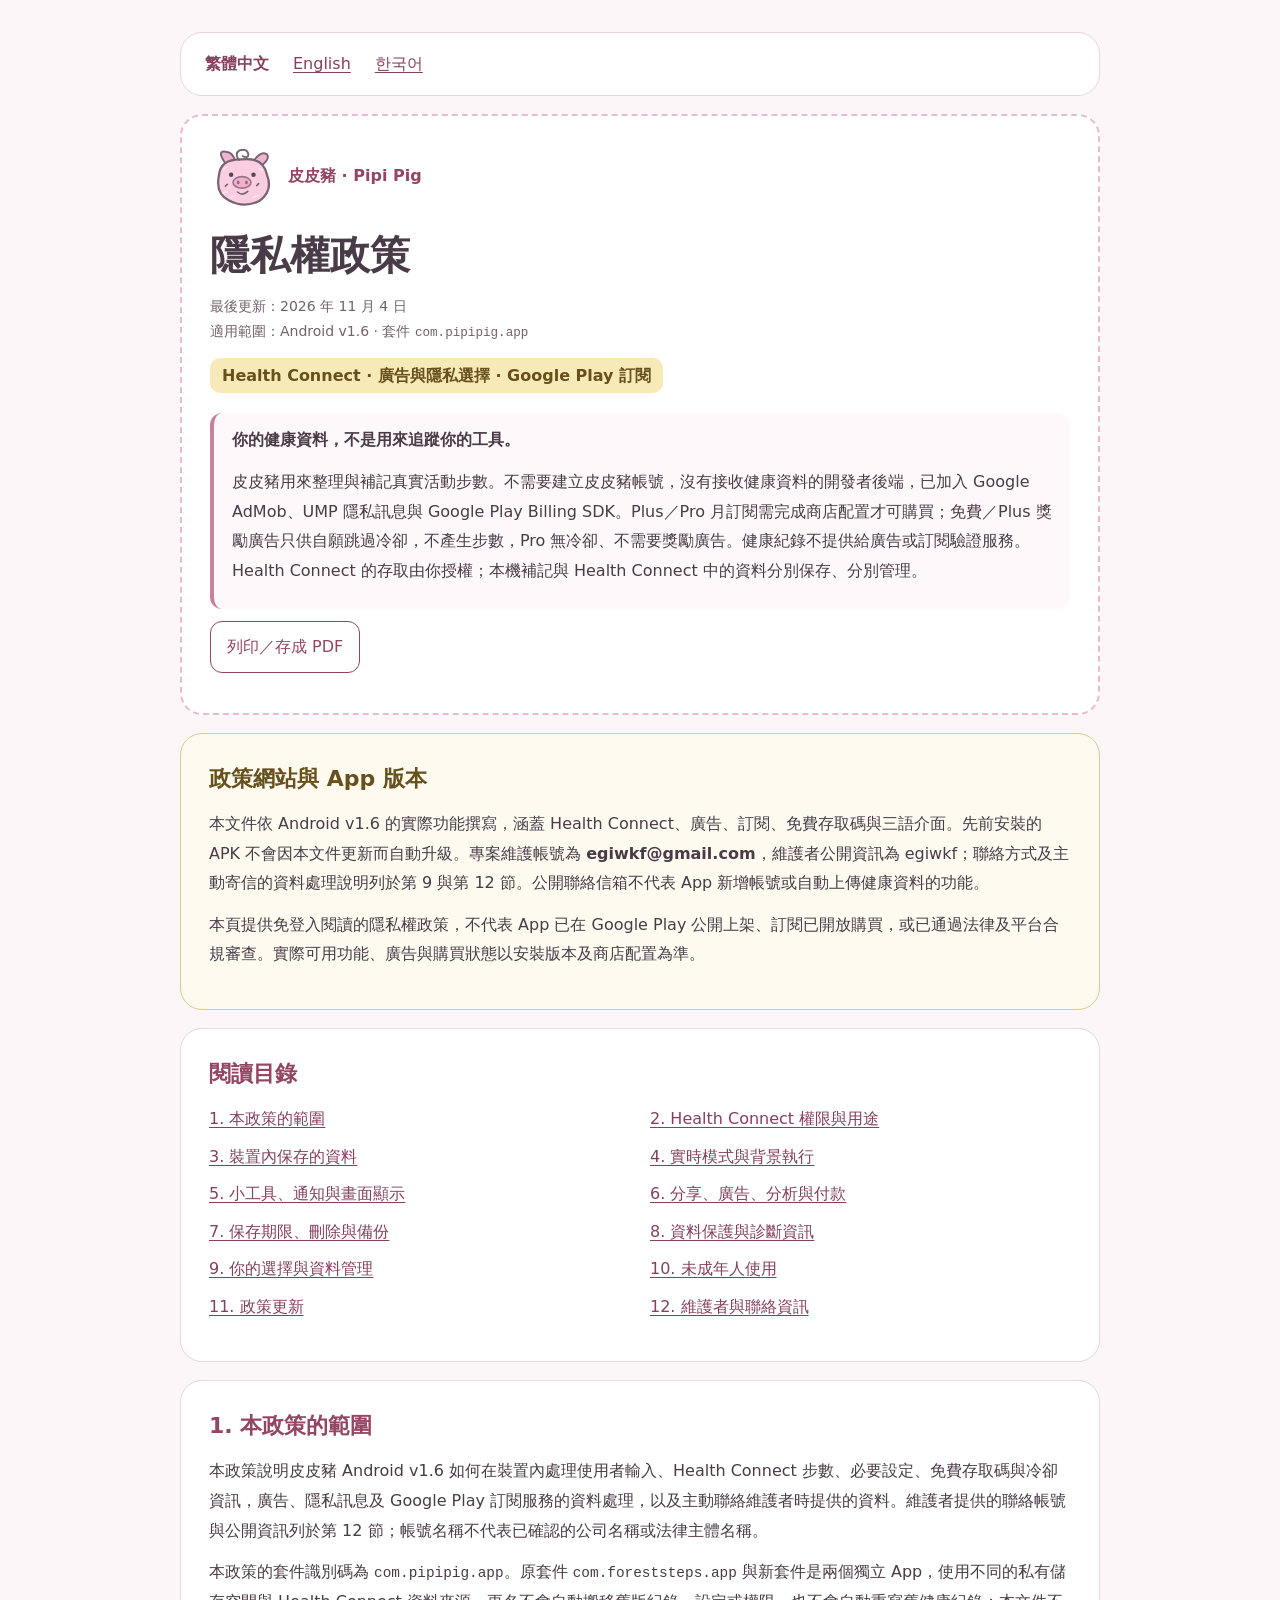
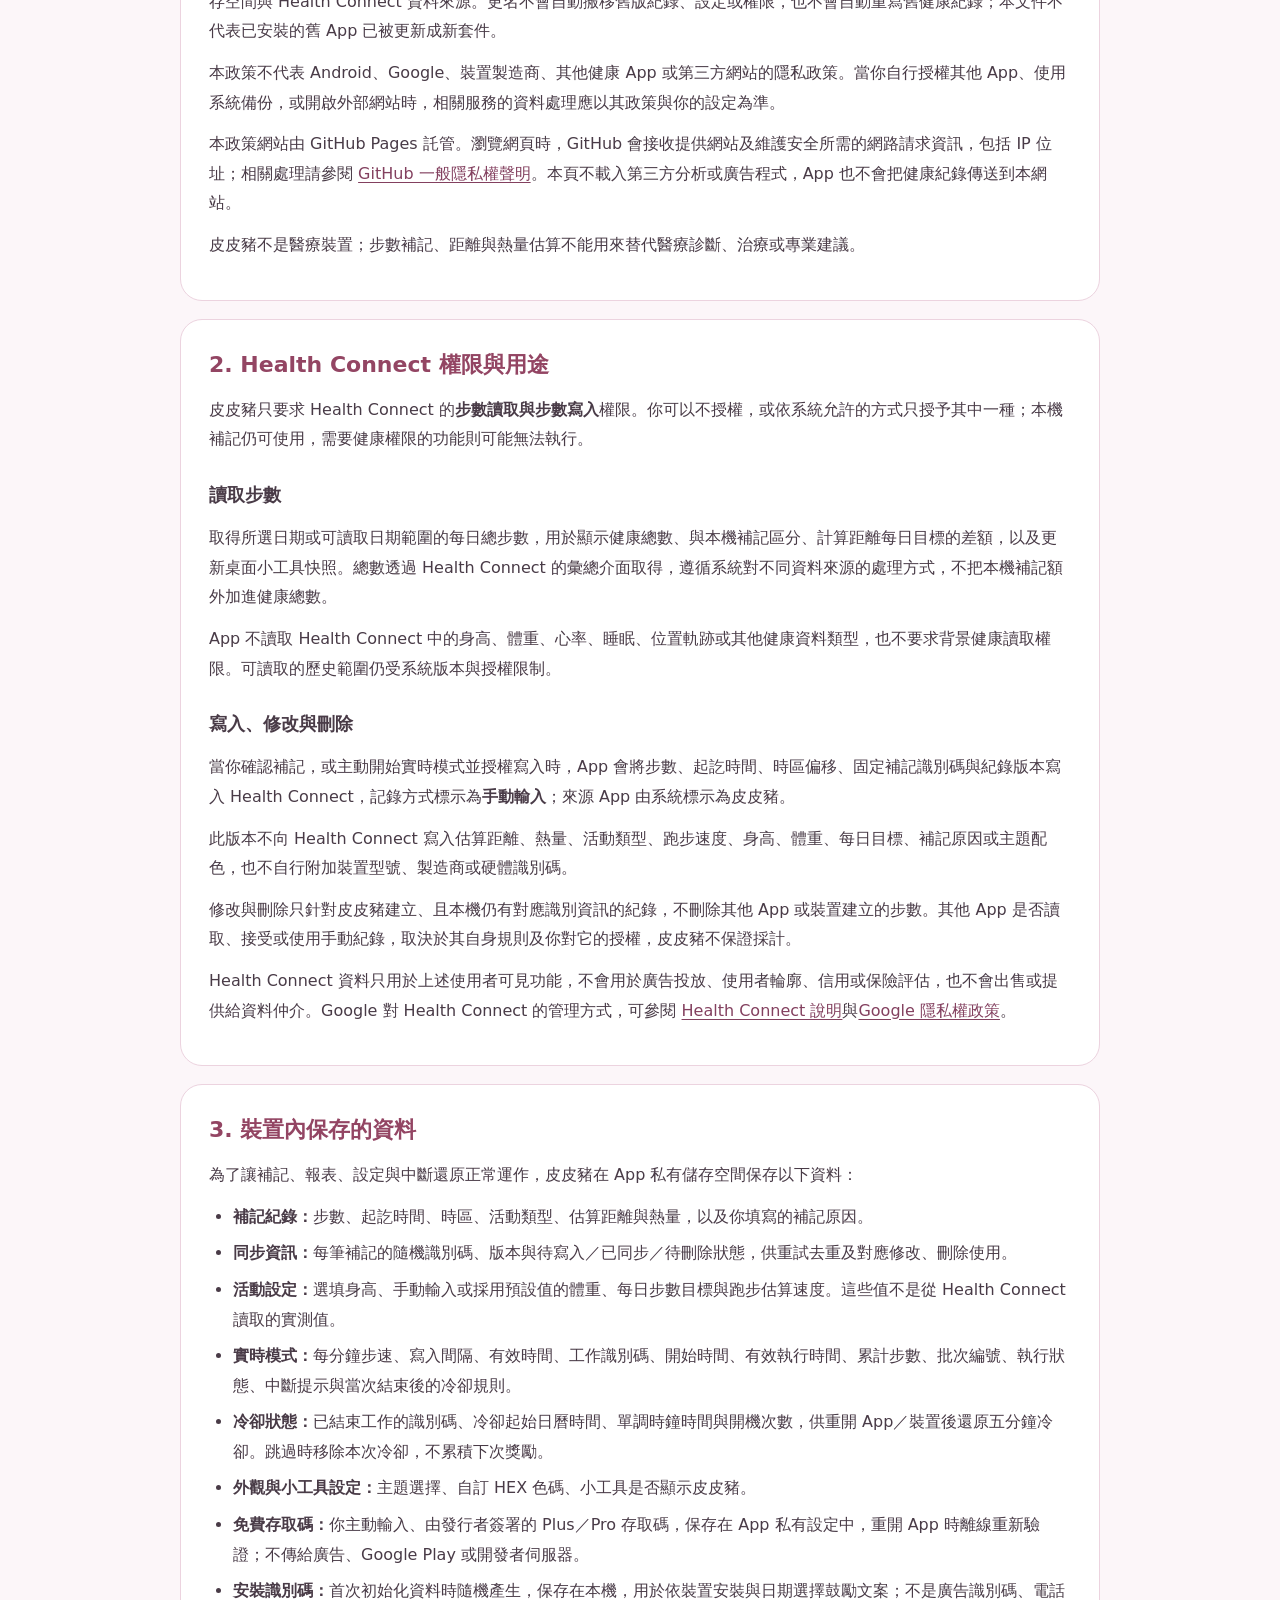
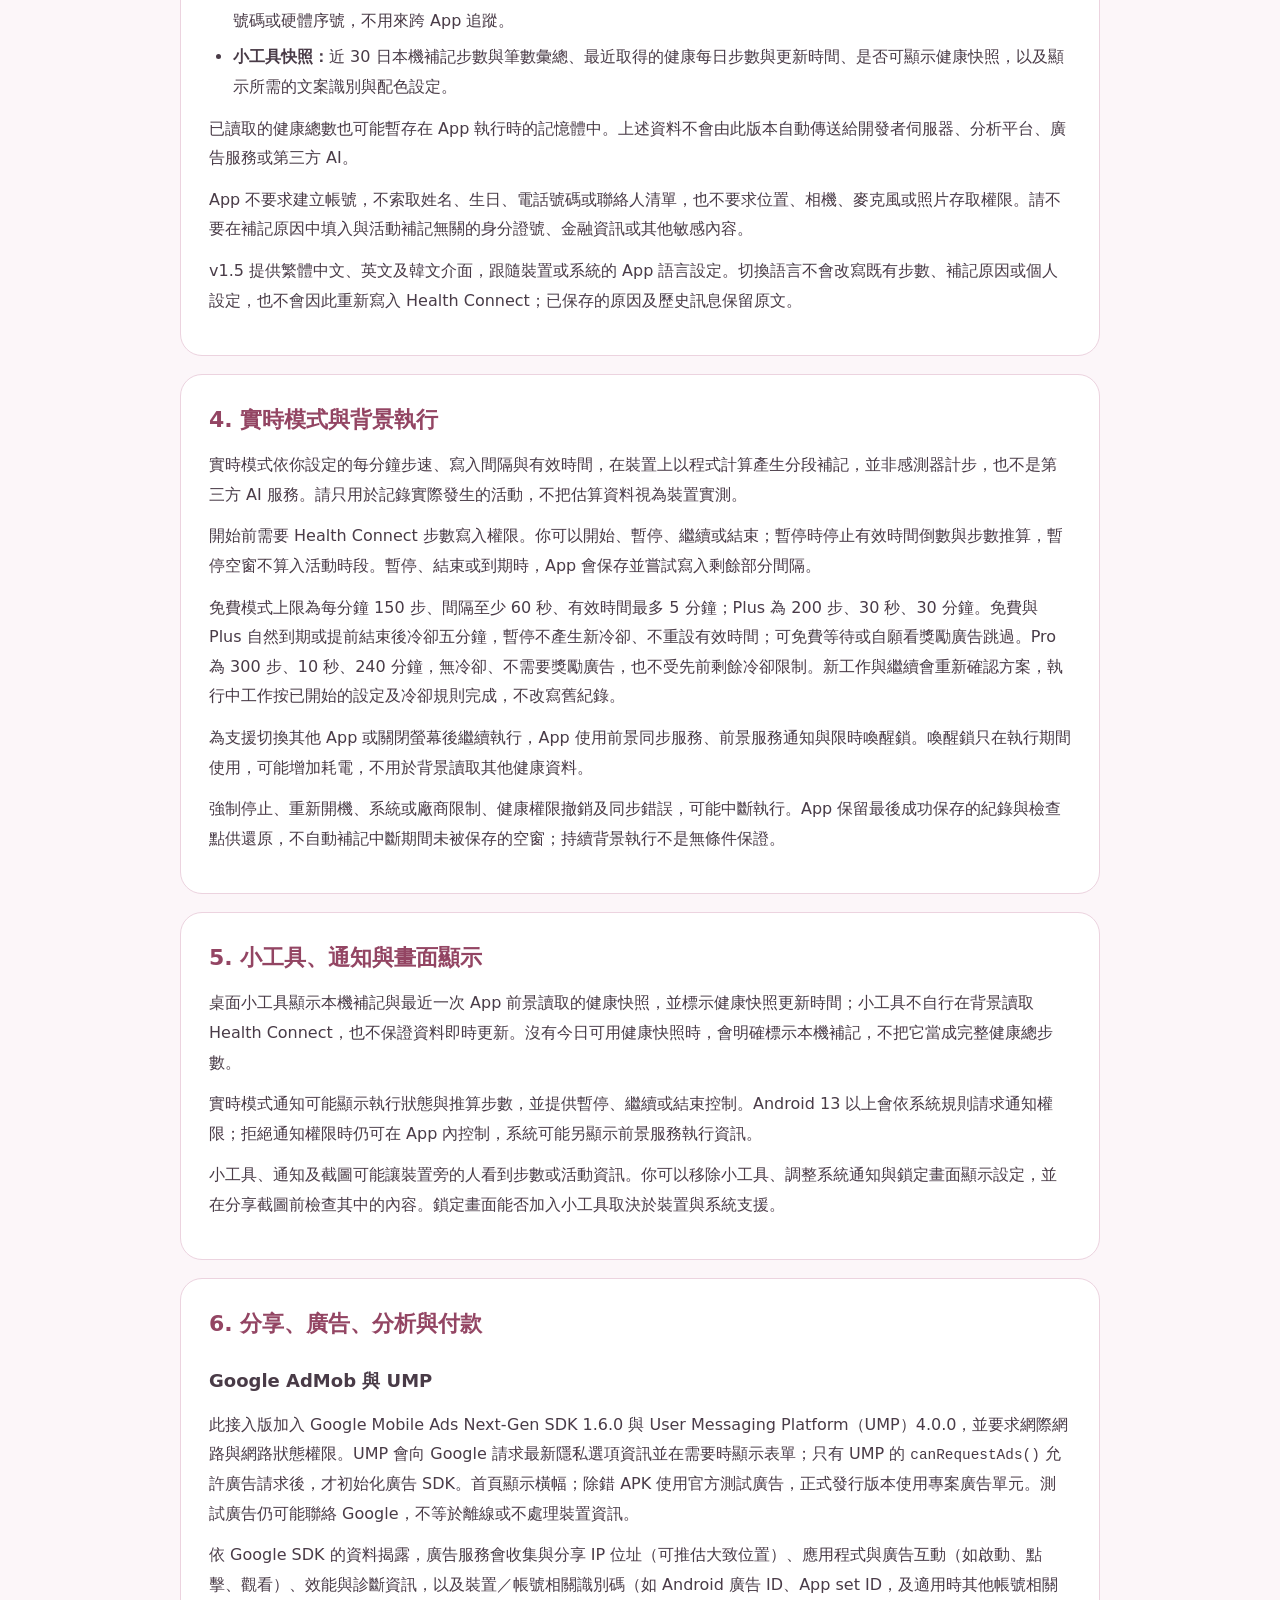
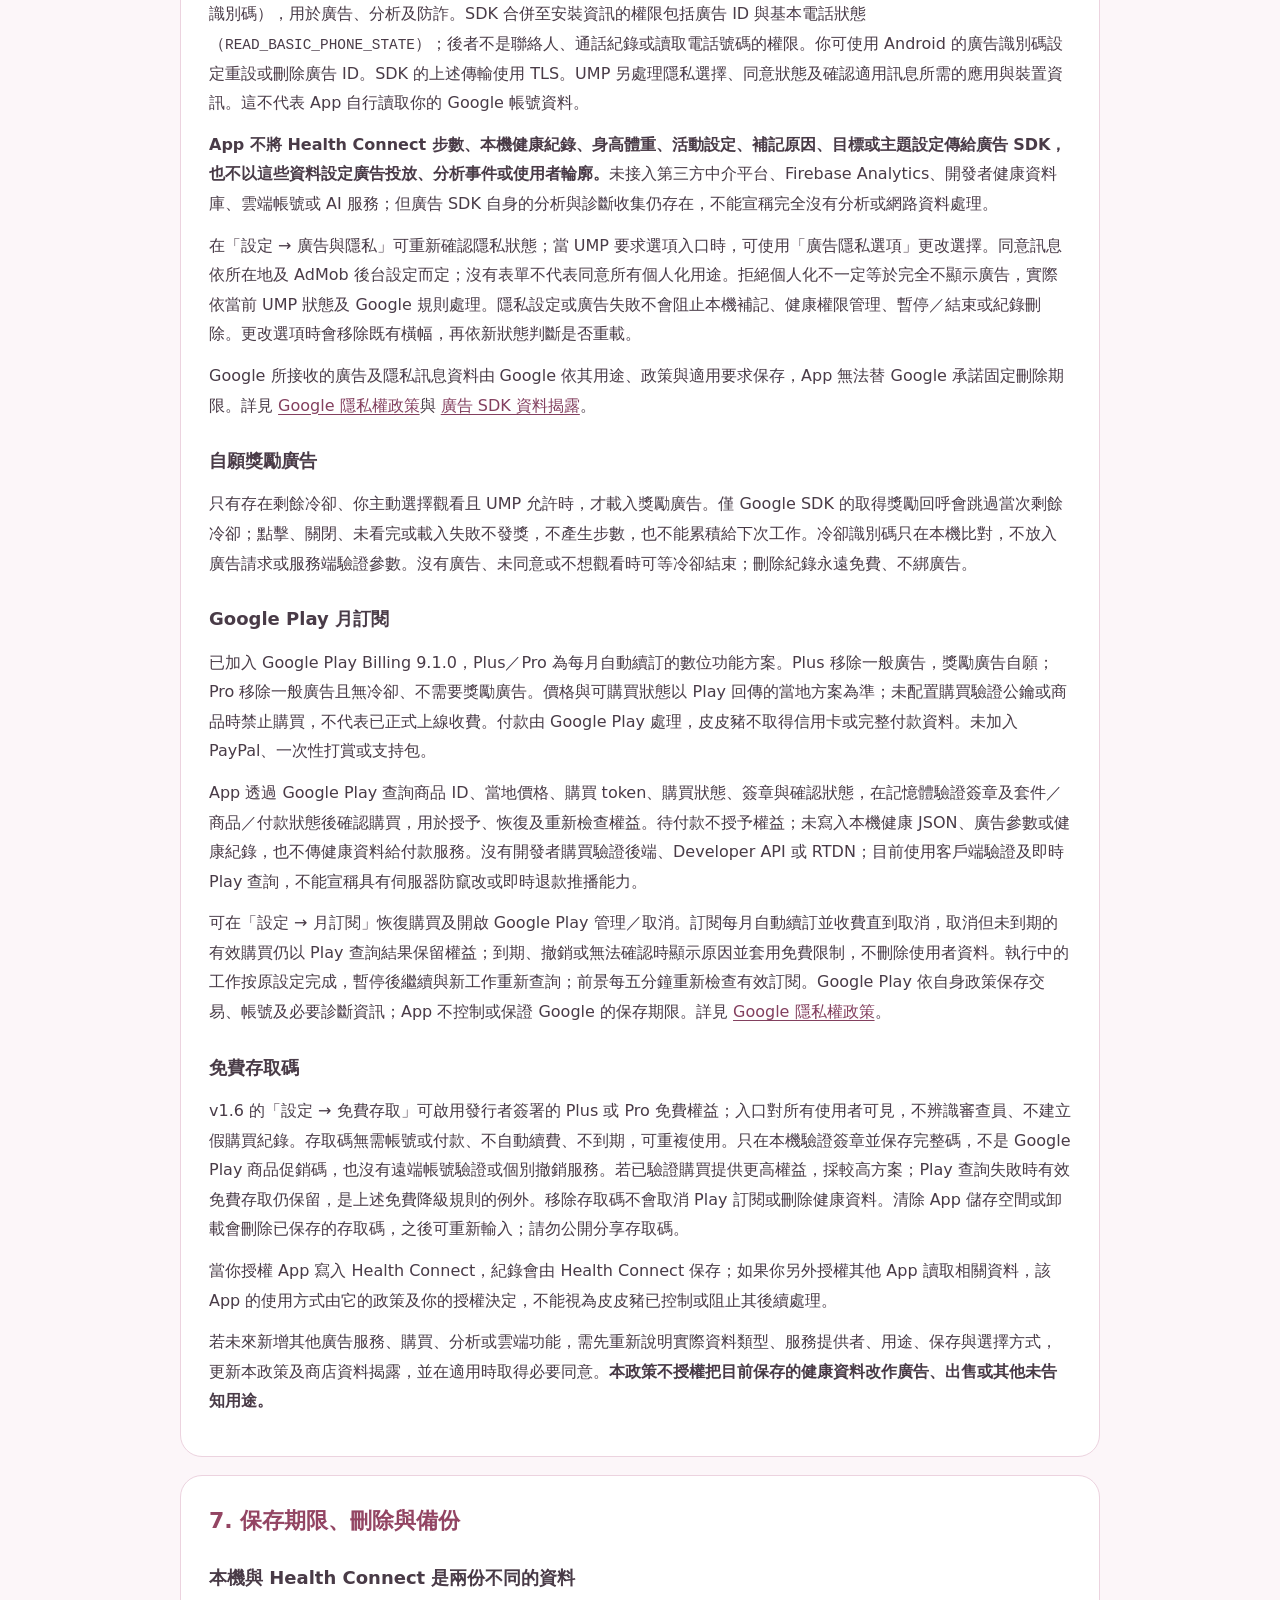
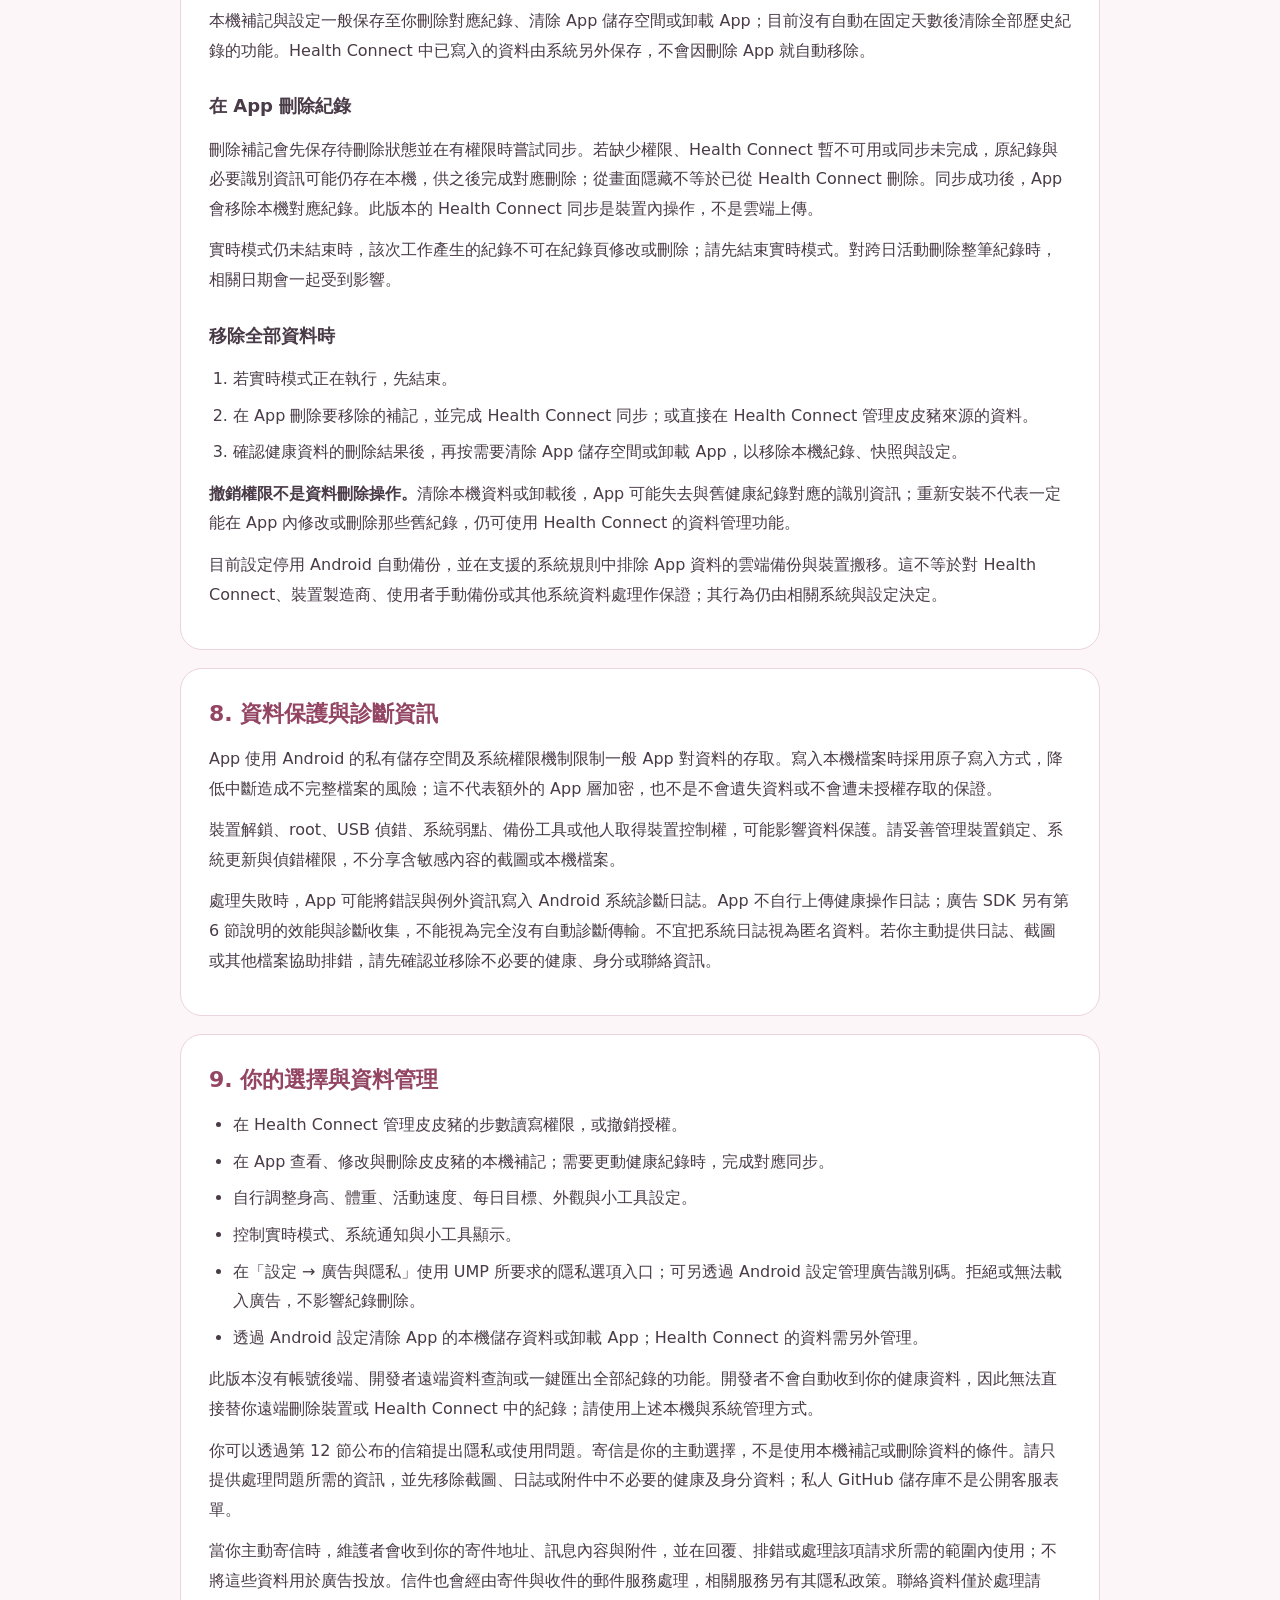
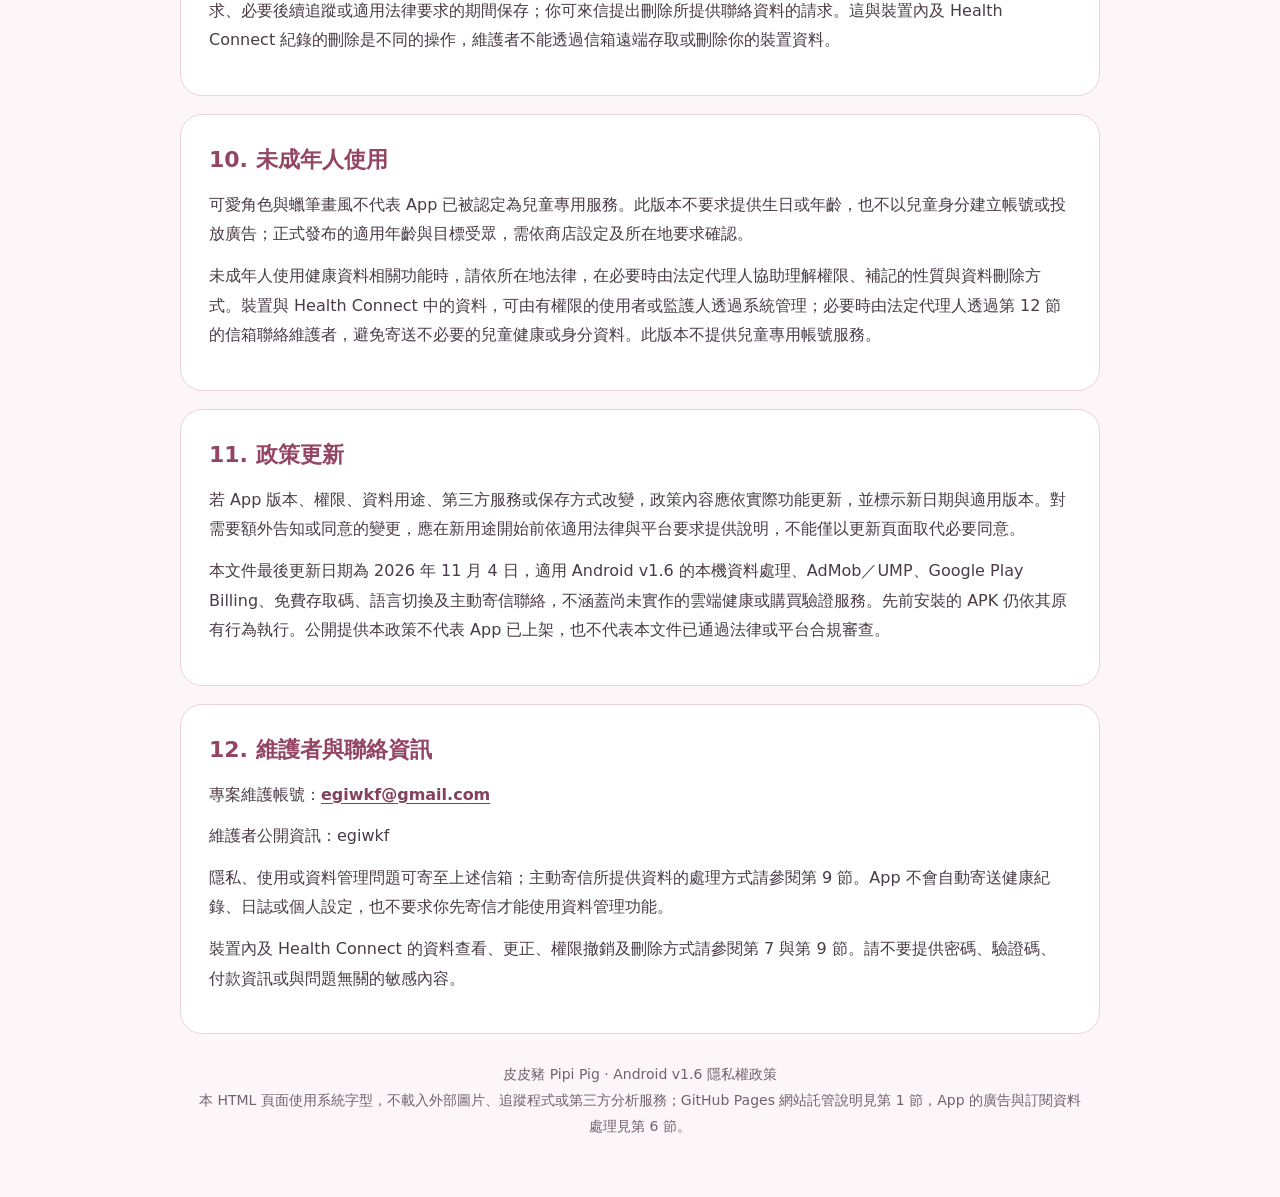
<file: index.html>
<!doctype html>
<html lang="zh-Hant">
<head>
  <meta charset="utf-8">
  <meta name="viewport" content="width=device-width, initial-scale=1">
  <meta name="description" content="皮皮豬 Android v1.6 隱私權政策：Health Connect、本機資料、AdMob、UMP、Google Play Billing、免費存取碼、權限與刪除方式。">
  <title>皮皮豬 Pipi Pig｜隱私權政策（訂閱與獎勵廣告版）</title>
  <link rel="stylesheet" href="privacy-policy.css">
  <link rel="alternate" hreflang="zh-Hant" href="https://kfal.github.io/pipi-pig-privacy/">
  <link rel="alternate" hreflang="en" href="https://kfal.github.io/pipi-pig-privacy/privacy-policy-en.html">
  <link rel="alternate" hreflang="ko" href="https://kfal.github.io/pipi-pig-privacy/privacy-policy-ko.html">
</head>
<body>
<main>
  <nav class="languages" aria-label="選擇政策語言">
    <a href="https://kfal.github.io/pipi-pig-privacy/" lang="zh-Hant" hreflang="zh-Hant" aria-current="page">繁體中文</a>
    <a href="privacy-policy-en.html" lang="en" hreflang="en">English</a>
    <a href="privacy-policy-ko.html" lang="ko" hreflang="ko">한국어</a>
  </nav>
  <header>
    <div class="brand">
      <svg viewBox="0 0 100 100" aria-hidden="true" focusable="false">
        <path d="M24 30 Q10 10 24 12 Q36 12 39 27 M68 27 Q79 10 89 16 Q94 23 81 33" fill="#efb5d0" stroke="#796373" stroke-width="3" stroke-linejoin="round"/>
        <path d="M14 49 Q16 23 50 24 Q83 20 89 48 Q99 74 77 89 Q53 101 29 88 Q8 77 14 49Z" fill="#facde0" stroke="#796373" stroke-width="3.5"/>
        <path d="M45 25 Q38 15 46 10 Q58 6 60 16 Q60 23 51 19" fill="none" stroke="#796373" stroke-width="3" stroke-linecap="round"/>
        <circle cx="33" cy="48" r="3.5" fill="#5a4353"/><circle cx="68" cy="48" r="3.5" fill="#5a4353"/>
        <ellipse cx="50" cy="60" rx="14" ry="9" fill="#f1b0cc" stroke="#98758d" stroke-width="2.5"/>
        <ellipse cx="44" cy="60" rx="2" ry="3" fill="#95667f"/><ellipse cx="57" cy="60" rx="2" ry="3" fill="#95667f"/>
        <path d="M43 75 Q51 82 59 74 M24 66L27 63 M73 65L76 62" fill="none" stroke="#796373" stroke-width="2.5" stroke-linecap="round"/>
        <path d="M21 39L27 36 M20 77L27 74 M32 84L39 81 M67 84L75 80 M77 38L82 42" stroke="#fff" stroke-width="2" stroke-linecap="round" opacity=".6"/>
      </svg>
      <span>皮皮豬 · Pipi Pig</span>
    </div>
    <h1>隱私權政策</h1>
    <p class="meta">最後更新：2026 年 11 月 4 日<br>適用範圍：Android v1.6 · 套件 <code>com.pipipig.app</code></p>
    <span class="tag">Health Connect · 廣告與隱私選擇 · Google Play 訂閱</span>
    <div class="summary">
      <strong>你的健康資料，不是用來追蹤你的工具。</strong>
      <p>皮皮豬用來整理與補記真實活動步數。不需要建立皮皮豬帳號，沒有接收健康資料的開發者後端，已加入 Google AdMob、UMP 隱私訊息與 Google Play Billing SDK。Plus／Pro 月訂閱需完成商店配置才可購買；免費／Plus 獎勵廣告只供自願跳過冷卻，不產生步數，Pro 無冷卻、不需要獎勵廣告。健康紀錄不提供給廣告或訂閱驗證服務。Health Connect 的存取由你授權；本機補記與 Health Connect 中的資料分別保存、分別管理。</p>
    </div>
    <p><button class="print-button" type="button" onclick="window.print()">列印／存成 PDF</button></p>
  </header>

  <aside class="notice" aria-labelledby="publication-title">
    <h2 id="publication-title">政策網站與 App 版本</h2>
    <p>本文件依 Android v1.6 的實際功能撰寫，涵蓋 Health Connect、廣告、訂閱、免費存取碼與三語介面。先前安裝的 APK 不會因本文件更新而自動升級。專案維護帳號為 <strong>egiwkf@gmail.com</strong>，維護者公開資訊為 egiwkf；聯絡方式及主動寄信的資料處理說明列於第 9 與第 12 節。公開聯絡信箱不代表 App 新增帳號或自動上傳健康資料的功能。</p>
    <p>本頁提供免登入閱讀的隱私權政策，不代表 App 已在 Google Play 公開上架、訂閱已開放購買，或已通過法律及平台合規審查。實際可用功能、廣告與購買狀態以安裝版本及商店配置為準。</p>
  </aside>

  <nav aria-label="政策目錄">
    <h2>閱讀目錄</h2>
    <ul>
      <li><a href="#scope">1. 本政策的範圍</a></li>
      <li><a href="#health">2. Health Connect 權限與用途</a></li>
      <li><a href="#local">3. 裝置內保存的資料</a></li>
      <li><a href="#realtime">4. 實時模式與背景執行</a></li>
      <li><a href="#surfaces">5. 小工具、通知與畫面顯示</a></li>
      <li><a href="#sharing">6. 分享、廣告、分析與付款</a></li>
      <li><a href="#retention">7. 保存期限、刪除與備份</a></li>
      <li><a href="#security">8. 資料保護與診斷資訊</a></li>
      <li><a href="#choices">9. 你的選擇與資料管理</a></li>
      <li><a href="#children">10. 未成年人使用</a></li>
      <li><a href="#updates">11. 政策更新</a></li>
      <li><a href="#contact">12. 維護者與聯絡資訊</a></li>
    </ul>
  </nav>

  <section id="scope" aria-labelledby="scope-title">
    <h2 id="scope-title">1. 本政策的範圍</h2>
    <p>本政策說明皮皮豬 Android v1.6 如何在裝置內處理使用者輸入、Health Connect 步數、必要設定、免費存取碼與冷卻資訊，廣告、隱私訊息及 Google Play 訂閱服務的資料處理，以及主動聯絡維護者時提供的資料。維護者提供的聯絡帳號與公開資訊列於第 12 節；帳號名稱不代表已確認的公司名稱或法律主體名稱。</p>
    <p>本政策的套件識別碼為 <code>com.pipipig.app</code>。原套件 <code>com.foreststeps.app</code> 與新套件是兩個獨立 App，使用不同的私有儲存空間與 Health Connect 資料來源。更名不會自動搬移舊版紀錄、設定或權限，也不會自動重寫舊健康紀錄；本文件不代表已安裝的舊 App 已被更新成新套件。</p>
    <p>本政策不代表 Android、Google、裝置製造商、其他健康 App 或第三方網站的隱私政策。當你自行授權其他 App、使用系統備份，或開啟外部網站時，相關服務的資料處理應以其政策與你的設定為準。</p>
    <p>本政策網站由 GitHub Pages 託管。瀏覽網頁時，GitHub 會接收提供網站及維護安全所需的網路請求資訊，包括 IP 位址；相關處理請參閱 <a href="https://docs.github.com/en/site-policy/privacy-policies/github-general-privacy-statement" target="_blank" rel="noopener noreferrer">GitHub 一般隱私權聲明</a>。本頁不載入第三方分析或廣告程式，App 也不會把健康紀錄傳送到本網站。</p>
    <p>皮皮豬不是醫療裝置；步數補記、距離與熱量估算不能用來替代醫療診斷、治療或專業建議。</p>
  </section>

  <section id="health" aria-labelledby="health-title">
    <h2 id="health-title">2. Health Connect 權限與用途</h2>
    <p>皮皮豬只要求 Health Connect 的<strong>步數讀取與步數寫入</strong>權限。你可以不授權，或依系統允許的方式只授予其中一種；本機補記仍可使用，需要健康權限的功能則可能無法執行。</p>
    <h3>讀取步數</h3>
    <p>取得所選日期或可讀取日期範圍的每日總步數，用於顯示健康總數、與本機補記區分、計算距離每日目標的差額，以及更新桌面小工具快照。總數透過 Health Connect 的彙總介面取得，遵循系統對不同資料來源的處理方式，不把本機補記額外加進健康總數。</p>
    <p>App 不讀取 Health Connect 中的身高、體重、心率、睡眠、位置軌跡或其他健康資料類型，也不要求背景健康讀取權限。可讀取的歷史範圍仍受系統版本與授權限制。</p>
    <h3>寫入、修改與刪除</h3>
    <p>當你確認補記，或主動開始實時模式並授權寫入時，App 會將步數、起訖時間、時區偏移、固定補記識別碼與紀錄版本寫入 Health Connect，記錄方式標示為<strong>手動輸入</strong>；來源 App 由系統標示為皮皮豬。</p>
    <p>此版本不向 Health Connect 寫入估算距離、熱量、活動類型、跑步速度、身高、體重、每日目標、補記原因或主題配色，也不自行附加裝置型號、製造商或硬體識別碼。</p>
    <p>修改與刪除只針對皮皮豬建立、且本機仍有對應識別資訊的紀錄，不刪除其他 App 或裝置建立的步數。其他 App 是否讀取、接受或使用手動紀錄，取決於其自身規則及你對它的授權，皮皮豬不保證採計。</p>
    <p>Health Connect 資料只用於上述使用者可見功能，不會用於廣告投放、使用者輪廓、信用或保險評估，也不會出售或提供給資料仲介。Google 對 Health Connect 的管理方式，可參閱 <a href="https://support.google.com/android/answer/12201227" target="_blank" rel="noopener noreferrer">Health Connect 說明</a>與<a href="https://policies.google.com/privacy" target="_blank" rel="noopener noreferrer">Google 隱私權政策</a>。</p>
  </section>

  <section id="local" aria-labelledby="local-title">
    <h2 id="local-title">3. 裝置內保存的資料</h2>
    <p>為了讓補記、報表、設定與中斷還原正常運作，皮皮豬在 App 私有儲存空間保存以下資料：</p>
    <ul>
      <li><strong>補記紀錄：</strong>步數、起訖時間、時區、活動類型、估算距離與熱量，以及你填寫的補記原因。</li>
      <li><strong>同步資訊：</strong>每筆補記的隨機識別碼、版本與待寫入／已同步／待刪除狀態，供重試去重及對應修改、刪除使用。</li>
      <li><strong>活動設定：</strong>選填身高、手動輸入或採用預設值的體重、每日步數目標與跑步估算速度。這些值不是從 Health Connect 讀取的實測值。</li>
      <li><strong>實時模式：</strong>每分鐘步速、寫入間隔、有效時間、工作識別碼、開始時間、有效執行時間、累計步數、批次編號、執行狀態、中斷提示與當次結束後的冷卻規則。</li>
      <li><strong>冷卻狀態：</strong>已結束工作的識別碼、冷卻起始日曆時間、單調時鐘時間與開機次數，供重開 App／裝置後還原五分鐘冷卻。跳過時移除本次冷卻，不累積下次獎勵。</li>
      <li><strong>外觀與小工具設定：</strong>主題選擇、自訂 HEX 色碼、小工具是否顯示皮皮豬。</li>
      <li><strong>免費存取碼：</strong>你主動輸入、由發行者簽署的 Plus／Pro 存取碼，保存在 App 私有設定中，重開 App 時離線重新驗證；不傳給廣告、Google Play 或開發者伺服器。</li>
      <li><strong>安裝識別碼：</strong>首次初始化資料時隨機產生，保存在本機，用於依裝置安裝與日期選擇鼓勵文案；不是廣告識別碼、電話號碼或硬體序號，不用來跨 App 追蹤。</li>
      <li><strong>小工具快照：</strong>近 30 日本機補記步數與筆數彙總、最近取得的健康每日步數與更新時間、是否可顯示健康快照，以及顯示所需的文案識別與配色設定。</li>
    </ul>
    <p>已讀取的健康總數也可能暫存在 App 執行時的記憶體中。上述資料不會由此版本自動傳送給開發者伺服器、分析平台、廣告服務或第三方 AI。</p>
    <p>App 不要求建立帳號，不索取姓名、生日、電話號碼或聯絡人清單，也不要求位置、相機、麥克風或照片存取權限。請不要在補記原因中填入與活動補記無關的身分證號、金融資訊或其他敏感內容。</p>
    <p>v1.5 提供繁體中文、英文及韓文介面，跟隨裝置或系統的 App 語言設定。切換語言不會改寫既有步數、補記原因或個人設定，也不會因此重新寫入 Health Connect；已保存的原因及歷史訊息保留原文。</p>
  </section>

  <section id="realtime" aria-labelledby="realtime-title">
    <h2 id="realtime-title">4. 實時模式與背景執行</h2>
    <p>實時模式依你設定的每分鐘步速、寫入間隔與有效時間，在裝置上以程式計算產生分段補記，並非感測器計步，也不是第三方 AI 服務。請只用於記錄實際發生的活動，不把估算資料視為裝置實測。</p>
    <p>開始前需要 Health Connect 步數寫入權限。你可以開始、暫停、繼續或結束；暫停時停止有效時間倒數與步數推算，暫停空窗不算入活動時段。暫停、結束或到期時，App 會保存並嘗試寫入剩餘部分間隔。</p>
    <p>免費模式上限為每分鐘 150 步、間隔至少 60 秒、有效時間最多 5 分鐘；Plus 為 200 步、30 秒、30 分鐘。免費與 Plus 自然到期或提前結束後冷卻五分鐘，暫停不產生新冷卻、不重設有效時間；可免費等待或自願看獎勵廣告跳過。Pro 為 300 步、10 秒、240 分鐘，無冷卻、不需要獎勵廣告，也不受先前剩餘冷卻限制。新工作與繼續會重新確認方案，執行中工作按已開始的設定及冷卻規則完成，不改寫舊紀錄。</p>
    <p>為支援切換其他 App 或關閉螢幕後繼續執行，App 使用前景同步服務、前景服務通知與限時喚醒鎖。喚醒鎖只在執行期間使用，可能增加耗電，不用於背景讀取其他健康資料。</p>
    <p>強制停止、重新開機、系統或廠商限制、健康權限撤銷及同步錯誤，可能中斷執行。App 保留最後成功保存的紀錄與檢查點供還原，不自動補記中斷期間未被保存的空窗；持續背景執行不是無條件保證。</p>
  </section>

  <section id="surfaces" aria-labelledby="surfaces-title">
    <h2 id="surfaces-title">5. 小工具、通知與畫面顯示</h2>
    <p>桌面小工具顯示本機補記與最近一次 App 前景讀取的健康快照，並標示健康快照更新時間；小工具不自行在背景讀取 Health Connect，也不保證資料即時更新。沒有今日可用健康快照時，會明確標示本機補記，不把它當成完整健康總步數。</p>
    <p>實時模式通知可能顯示執行狀態與推算步數，並提供暫停、繼續或結束控制。Android 13 以上會依系統規則請求通知權限；拒絕通知權限時仍可在 App 內控制，系統可能另顯示前景服務執行資訊。</p>
    <p>小工具、通知及截圖可能讓裝置旁的人看到步數或活動資訊。你可以移除小工具、調整系統通知與鎖定畫面顯示設定，並在分享截圖前檢查其中的內容。鎖定畫面能否加入小工具取決於裝置與系統支援。</p>
  </section>

  <section id="sharing" aria-labelledby="sharing-title">
    <h2 id="sharing-title">6. 分享、廣告、分析與付款</h2>
    <h3>Google AdMob 與 UMP</h3>
    <p>此接入版加入 Google Mobile Ads Next-Gen SDK 1.6.0 與 User Messaging Platform（UMP）4.0.0，並要求網際網路與網路狀態權限。UMP 會向 Google 請求最新隱私選項資訊並在需要時顯示表單；只有 UMP 的 <code>canRequestAds()</code> 允許廣告請求後，才初始化廣告 SDK。首頁顯示橫幅；除錯 APK 使用官方測試廣告，正式發行版本使用專案廣告單元。測試廣告仍可能聯絡 Google，不等於離線或不處理裝置資訊。</p>
    <p>依 Google SDK 的資料揭露，廣告服務會收集與分享 IP 位址（可推估大致位置）、應用程式與廣告互動（如啟動、點擊、觀看）、效能與診斷資訊，以及裝置／帳號相關識別碼（如 Android 廣告 ID、App set ID，及適用時其他帳號相關識別碼），用於廣告、分析及防詐。SDK 合併至安裝資訊的權限包括廣告 ID 與基本電話狀態（<code>READ_BASIC_PHONE_STATE</code>）；後者不是聯絡人、通話紀錄或讀取電話號碼的權限。你可使用 Android 的廣告識別碼設定重設或刪除廣告 ID。SDK 的上述傳輸使用 TLS。UMP 另處理隱私選擇、同意狀態及確認適用訊息所需的應用與裝置資訊。這不代表 App 自行讀取你的 Google 帳號資料。</p>
    <p><strong>App 不將 Health Connect 步數、本機健康紀錄、身高體重、活動設定、補記原因、目標或主題設定傳給廣告 SDK，也不以這些資料設定廣告投放、分析事件或使用者輪廓。</strong>未接入第三方中介平台、Firebase Analytics、開發者健康資料庫、雲端帳號或 AI 服務；但廣告 SDK 自身的分析與診斷收集仍存在，不能宣稱完全沒有分析或網路資料處理。</p>
    <p>在「設定 → 廣告與隱私」可重新確認隱私狀態；當 UMP 要求選項入口時，可使用「廣告隱私選項」更改選擇。同意訊息依所在地及 AdMob 後台設定而定；沒有表單不代表同意所有個人化用途。拒絕個人化不一定等於完全不顯示廣告，實際依當前 UMP 狀態及 Google 規則處理。隱私設定或廣告失敗不會阻止本機補記、健康權限管理、暫停／結束或紀錄刪除。更改選項時會移除既有橫幅，再依新狀態判斷是否重載。</p>
    <p>Google 所接收的廣告及隱私訊息資料由 Google 依其用途、政策與適用要求保存，App 無法替 Google 承諾固定刪除期限。詳見 <a href="https://policies.google.com/privacy" target="_blank" rel="noopener noreferrer">Google 隱私權政策</a>與 <a href="https://developers.google.com/admob/android/next-gen/privacy/play-data-disclosure" target="_blank" rel="noopener noreferrer">廣告 SDK 資料揭露</a>。</p>
    <h3>自願獎勵廣告</h3>
    <p>只有存在剩餘冷卻、你主動選擇觀看且 UMP 允許時，才載入獎勵廣告。僅 Google SDK 的取得獎勵回呼會跳過當次剩餘冷卻；點擊、關閉、未看完或載入失敗不發獎，不產生步數，也不能累積給下次工作。冷卻識別碼只在本機比對，不放入廣告請求或服務端驗證參數。沒有廣告、未同意或不想觀看時可等冷卻結束；刪除紀錄永遠免費、不綁廣告。</p>
    <h3>Google Play 月訂閱</h3>
    <p>已加入 Google Play Billing 9.1.0，Plus／Pro 為每月自動續訂的數位功能方案。Plus 移除一般廣告，獎勵廣告自願；Pro 移除一般廣告且無冷卻、不需要獎勵廣告。價格與可購買狀態以 Play 回傳的當地方案為準；未配置購買驗證公鑰或商品時禁止購買，不代表已正式上線收費。付款由 Google Play 處理，皮皮豬不取得信用卡或完整付款資料。未加入 PayPal、一次性打賞或支持包。</p>
    <p>App 透過 Google Play 查詢商品 ID、當地價格、購買 token、購買狀態、簽章與確認狀態，在記憶體驗證簽章及套件／商品／付款狀態後確認購買，用於授予、恢復及重新檢查權益。待付款不授予權益；未寫入本機健康 JSON、廣告參數或健康紀錄，也不傳健康資料給付款服務。沒有開發者購買驗證後端、Developer API 或 RTDN；目前使用客戶端驗證及即時 Play 查詢，不能宣稱具有伺服器防竄改或即時退款推播能力。</p>
    <p>可在「設定 → 月訂閱」恢復購買及開啟 Google Play 管理／取消。訂閱每月自動續訂並收費直到取消，取消但未到期的有效購買仍以 Play 查詢結果保留權益；到期、撤銷或無法確認時顯示原因並套用免費限制，不刪除使用者資料。執行中的工作按原設定完成，暫停後繼續與新工作重新查詢；前景每五分鐘重新檢查有效訂閱。Google Play 依自身政策保存交易、帳號及必要診斷資訊；App 不控制或保證 Google 的保存期限。詳見 <a href="https://policies.google.com/privacy" target="_blank" rel="noopener noreferrer">Google 隱私權政策</a>。</p>
    <h3>免費存取碼</h3>
    <p>v1.6 的「設定 → 免費存取」可啟用發行者簽署的 Plus 或 Pro 免費權益；入口對所有使用者可見，不辨識審查員、不建立假購買紀錄。存取碼無需帳號或付款、不自動續費、不到期，可重複使用。只在本機驗證簽章並保存完整碼，不是 Google Play 商品促銷碼，也沒有遠端帳號驗證或個別撤銷服務。若已驗證購買提供更高權益，採較高方案；Play 查詢失敗時有效免費存取仍保留，是上述免費降級規則的例外。移除存取碼不會取消 Play 訂閱或刪除健康資料。清除 App 儲存空間或卸載會刪除已保存的存取碼，之後可重新輸入；請勿公開分享存取碼。</p>
    <p>當你授權 App 寫入 Health Connect，紀錄會由 Health Connect 保存；如果你另外授權其他 App 讀取相關資料，該 App 的使用方式由它的政策及你的授權決定，不能視為皮皮豬已控制或阻止其後續處理。</p>
    <p>若未來新增其他廣告服務、購買、分析或雲端功能，需先重新說明實際資料類型、服務提供者、用途、保存與選擇方式，更新本政策及商店資料揭露，並在適用時取得必要同意。<strong>本政策不授權把目前保存的健康資料改作廣告、出售或其他未告知用途。</strong></p>
  </section>

  <section id="retention" aria-labelledby="retention-title">
    <h2 id="retention-title">7. 保存期限、刪除與備份</h2>
    <h3>本機與 Health Connect 是兩份不同的資料</h3>
    <p>本機補記與設定一般保存至你刪除對應紀錄、清除 App 儲存空間或卸載 App；目前沒有自動在固定天數後清除全部歷史紀錄的功能。Health Connect 中已寫入的資料由系統另外保存，不會因刪除 App 就自動移除。</p>
    <h3>在 App 刪除紀錄</h3>
    <p>刪除補記會先保存待刪除狀態並在有權限時嘗試同步。若缺少權限、Health Connect 暫不可用或同步未完成，原紀錄與必要識別資訊可能仍存在本機，供之後完成對應刪除；從畫面隱藏不等於已從 Health Connect 刪除。同步成功後，App 會移除本機對應紀錄。此版本的 Health Connect 同步是裝置內操作，不是雲端上傳。</p>
    <p>實時模式仍未結束時，該次工作產生的紀錄不可在紀錄頁修改或刪除；請先結束實時模式。對跨日活動刪除整筆紀錄時，相關日期會一起受到影響。</p>
    <h3>移除全部資料時</h3>
    <ol>
      <li>若實時模式正在執行，先結束。</li>
      <li>在 App 刪除要移除的補記，並完成 Health Connect 同步；或直接在 Health Connect 管理皮皮豬來源的資料。</li>
      <li>確認健康資料的刪除結果後，再按需要清除 App 儲存空間或卸載 App，以移除本機紀錄、快照與設定。</li>
    </ol>
    <p><strong>撤銷權限不是資料刪除操作。</strong>清除本機資料或卸載後，App 可能失去與舊健康紀錄對應的識別資訊；重新安裝不代表一定能在 App 內修改或刪除那些舊紀錄，仍可使用 Health Connect 的資料管理功能。</p>
    <p>目前設定停用 Android 自動備份，並在支援的系統規則中排除 App 資料的雲端備份與裝置搬移。這不等於對 Health Connect、裝置製造商、使用者手動備份或其他系統資料處理作保證；其行為仍由相關系統與設定決定。</p>
  </section>

  <section id="security" aria-labelledby="security-title">
    <h2 id="security-title">8. 資料保護與診斷資訊</h2>
    <p>App 使用 Android 的私有儲存空間及系統權限機制限制一般 App 對資料的存取。寫入本機檔案時採用原子寫入方式，降低中斷造成不完整檔案的風險；這不代表額外的 App 層加密，也不是不會遺失資料或不會遭未授權存取的保證。</p>
    <p>裝置解鎖、root、USB 偵錯、系統弱點、備份工具或他人取得裝置控制權，可能影響資料保護。請妥善管理裝置鎖定、系統更新與偵錯權限，不分享含敏感內容的截圖或本機檔案。</p>
    <p>處理失敗時，App 可能將錯誤與例外資訊寫入 Android 系統診斷日誌。App 不自行上傳健康操作日誌；廣告 SDK 另有第 6 節說明的效能與診斷收集，不能視為完全沒有自動診斷傳輸。不宜把系統日誌視為匿名資料。若你主動提供日誌、截圖或其他檔案協助排錯，請先確認並移除不必要的健康、身分或聯絡資訊。</p>
  </section>

  <section id="choices" aria-labelledby="choices-title">
    <h2 id="choices-title">9. 你的選擇與資料管理</h2>
    <ul>
      <li>在 Health Connect 管理皮皮豬的步數讀寫權限，或撤銷授權。</li>
      <li>在 App 查看、修改與刪除皮皮豬的本機補記；需要更動健康紀錄時，完成對應同步。</li>
      <li>自行調整身高、體重、活動速度、每日目標、外觀與小工具設定。</li>
      <li>控制實時模式、系統通知與小工具顯示。</li>
      <li>在「設定 → 廣告與隱私」使用 UMP 所要求的隱私選項入口；可另透過 Android 設定管理廣告識別碼。拒絕或無法載入廣告，不影響紀錄刪除。</li>
      <li>透過 Android 設定清除 App 的本機儲存資料或卸載 App；Health Connect 的資料需另外管理。</li>
    </ul>
    <p>此版本沒有帳號後端、開發者遠端資料查詢或一鍵匯出全部紀錄的功能。開發者不會自動收到你的健康資料，因此無法直接替你遠端刪除裝置或 Health Connect 中的紀錄；請使用上述本機與系統管理方式。</p>
    <p>你可以透過第 12 節公布的信箱提出隱私或使用問題。寄信是你的主動選擇，不是使用本機補記或刪除資料的條件。請只提供處理問題所需的資訊，並先移除截圖、日誌或附件中不必要的健康及身分資料；私人 GitHub 儲存庫不是公開客服表單。</p>
    <p>當你主動寄信時，維護者會收到你的寄件地址、訊息內容與附件，並在回覆、排錯或處理該項請求所需的範圍內使用；不將這些資料用於廣告投放。信件也會經由寄件與收件的郵件服務處理，相關服務另有其隱私政策。聯絡資料僅於處理請求、必要後續追蹤或適用法律要求的期間保存；你可來信提出刪除所提供聯絡資料的請求。這與裝置內及 Health Connect 紀錄的刪除是不同的操作，維護者不能透過信箱遠端存取或刪除你的裝置資料。</p>
  </section>

  <section id="children" aria-labelledby="children-title">
    <h2 id="children-title">10. 未成年人使用</h2>
    <p>可愛角色與蠟筆畫風不代表 App 已被認定為兒童專用服務。此版本不要求提供生日或年齡，也不以兒童身分建立帳號或投放廣告；正式發布的適用年齡與目標受眾，需依商店設定及所在地要求確認。</p>
    <p>未成年人使用健康資料相關功能時，請依所在地法律，在必要時由法定代理人協助理解權限、補記的性質與資料刪除方式。裝置與 Health Connect 中的資料，可由有權限的使用者或監護人透過系統管理；必要時由法定代理人透過第 12 節的信箱聯絡維護者，避免寄送不必要的兒童健康或身分資料。此版本不提供兒童專用帳號服務。</p>
  </section>

  <section id="updates" aria-labelledby="updates-title">
    <h2 id="updates-title">11. 政策更新</h2>
    <p>若 App 版本、權限、資料用途、第三方服務或保存方式改變，政策內容應依實際功能更新，並標示新日期與適用版本。對需要額外告知或同意的變更，應在新用途開始前依適用法律與平台要求提供說明，不能僅以更新頁面取代必要同意。</p>
    <p>本文件最後更新日期為 2026 年 11 月 4 日，適用 Android v1.6 的本機資料處理、AdMob／UMP、Google Play Billing、免費存取碼、語言切換及主動寄信聯絡，不涵蓋尚未實作的雲端健康或購買驗證服務。先前安裝的 APK 仍依其原有行為執行。公開提供本政策不代表 App 已上架，也不代表本文件已通過法律或平台合規審查。</p>
  </section>

  <section id="contact" aria-labelledby="contact-title">
    <h2 id="contact-title">12. 維護者與聯絡資訊</h2>
    <p>專案維護帳號：<strong><a href="mailto:egiwkf@gmail.com">egiwkf@gmail.com</a></strong></p>
    <p>維護者公開資訊：egiwkf</p>
    <p>隱私、使用或資料管理問題可寄至上述信箱；主動寄信所提供資料的處理方式請參閱第 9 節。App 不會自動寄送健康紀錄、日誌或個人設定，也不要求你先寄信才能使用資料管理功能。</p>
    <p>裝置內及 Health Connect 的資料查看、更正、權限撤銷及刪除方式請參閱第 7 與第 9 節。請不要提供密碼、驗證碼、付款資訊或與問題無關的敏感內容。</p>
  </section>

  <footer>皮皮豬 Pipi Pig · Android v1.6 隱私權政策<br>本 HTML 頁面使用系統字型，不載入外部圖片、追蹤程式或第三方分析服務；GitHub Pages 網站託管說明見第 1 節，App 的廣告與訂閱資料處理見第 6 節。</footer>
</main>
</body>
</html>
</file>
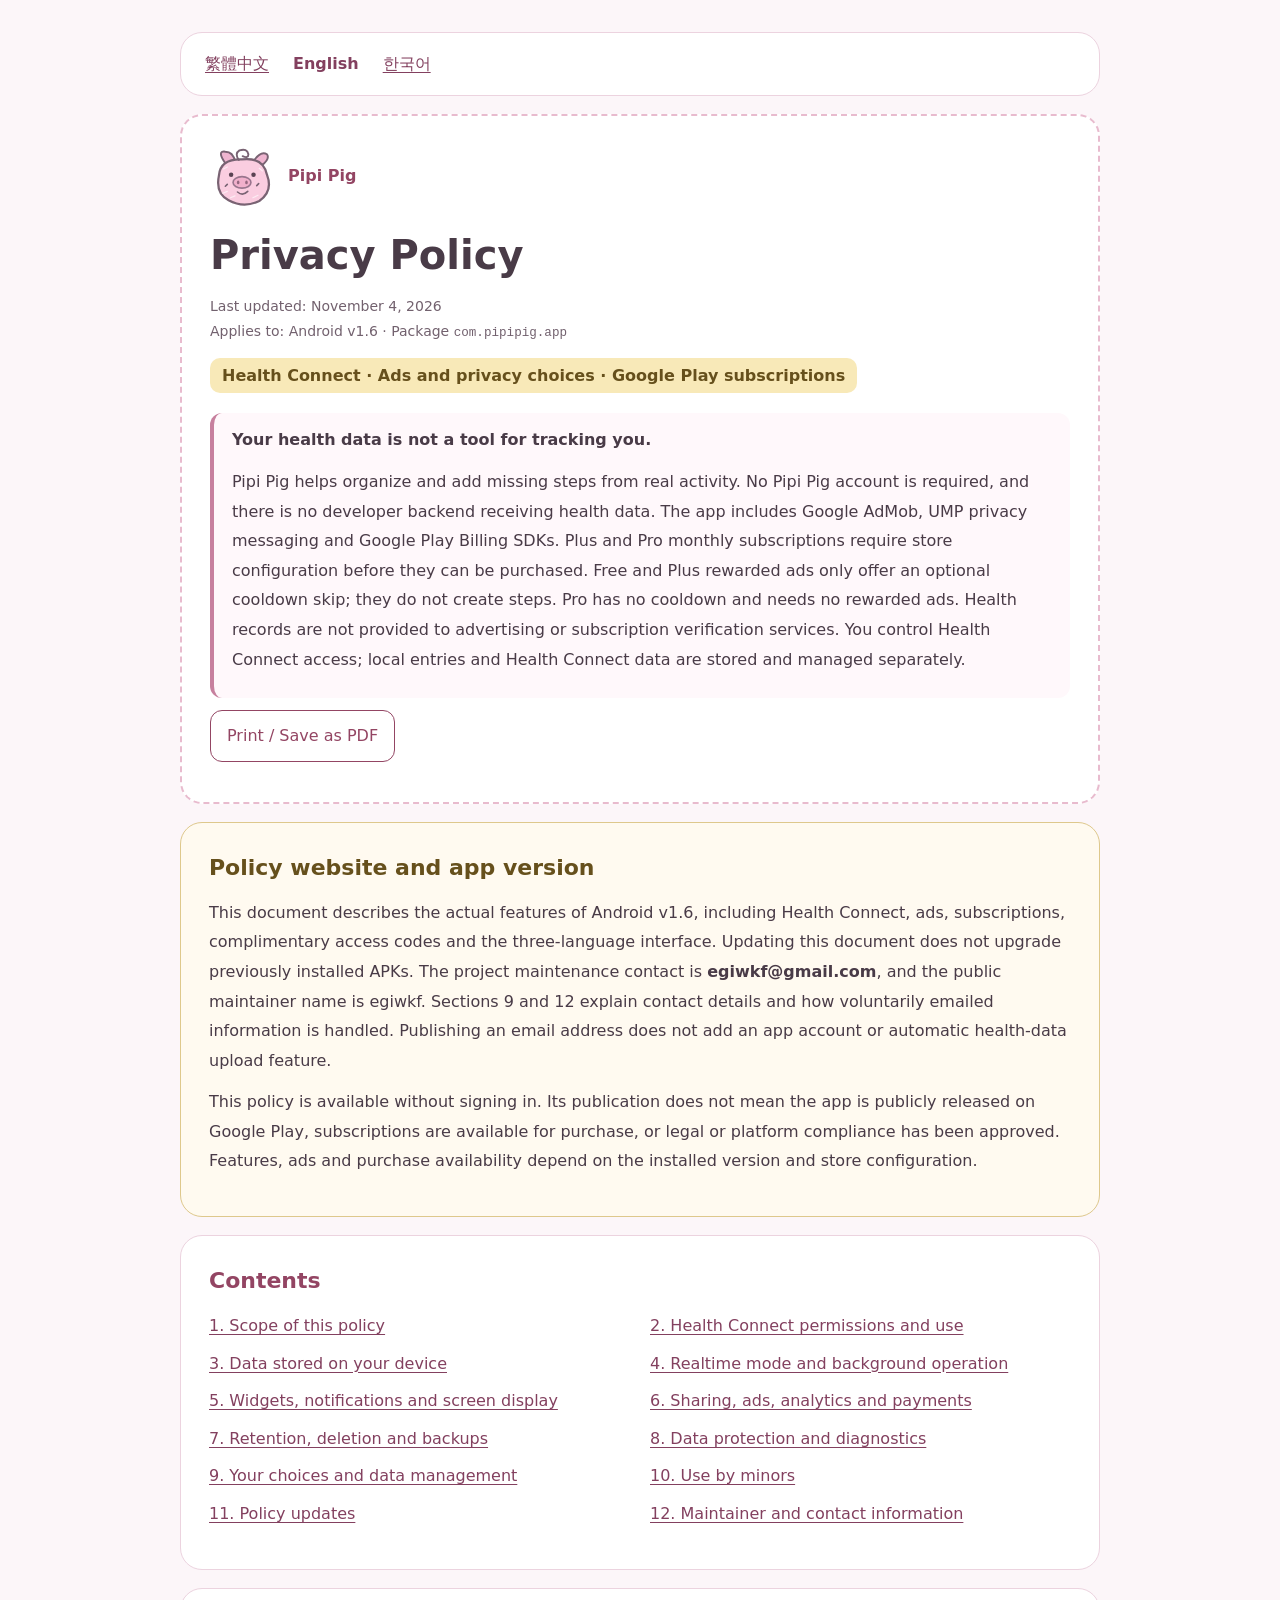
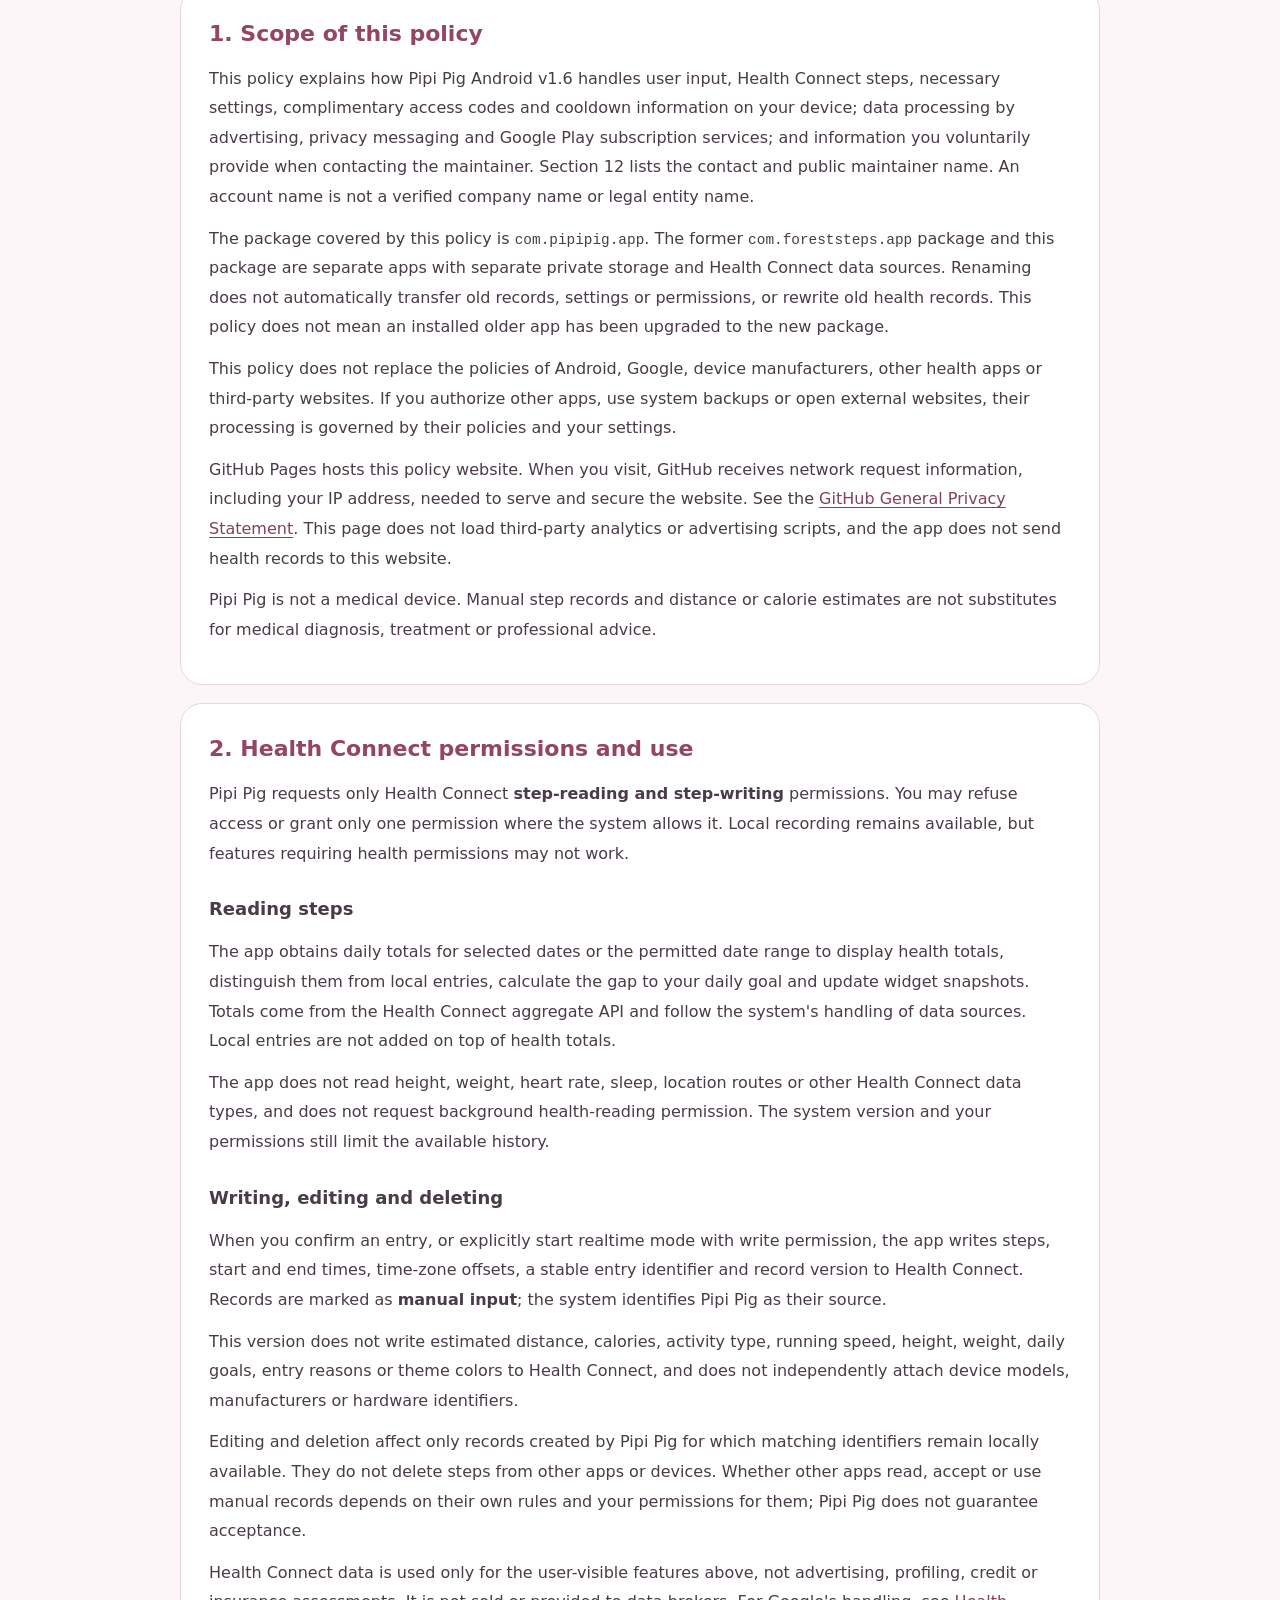
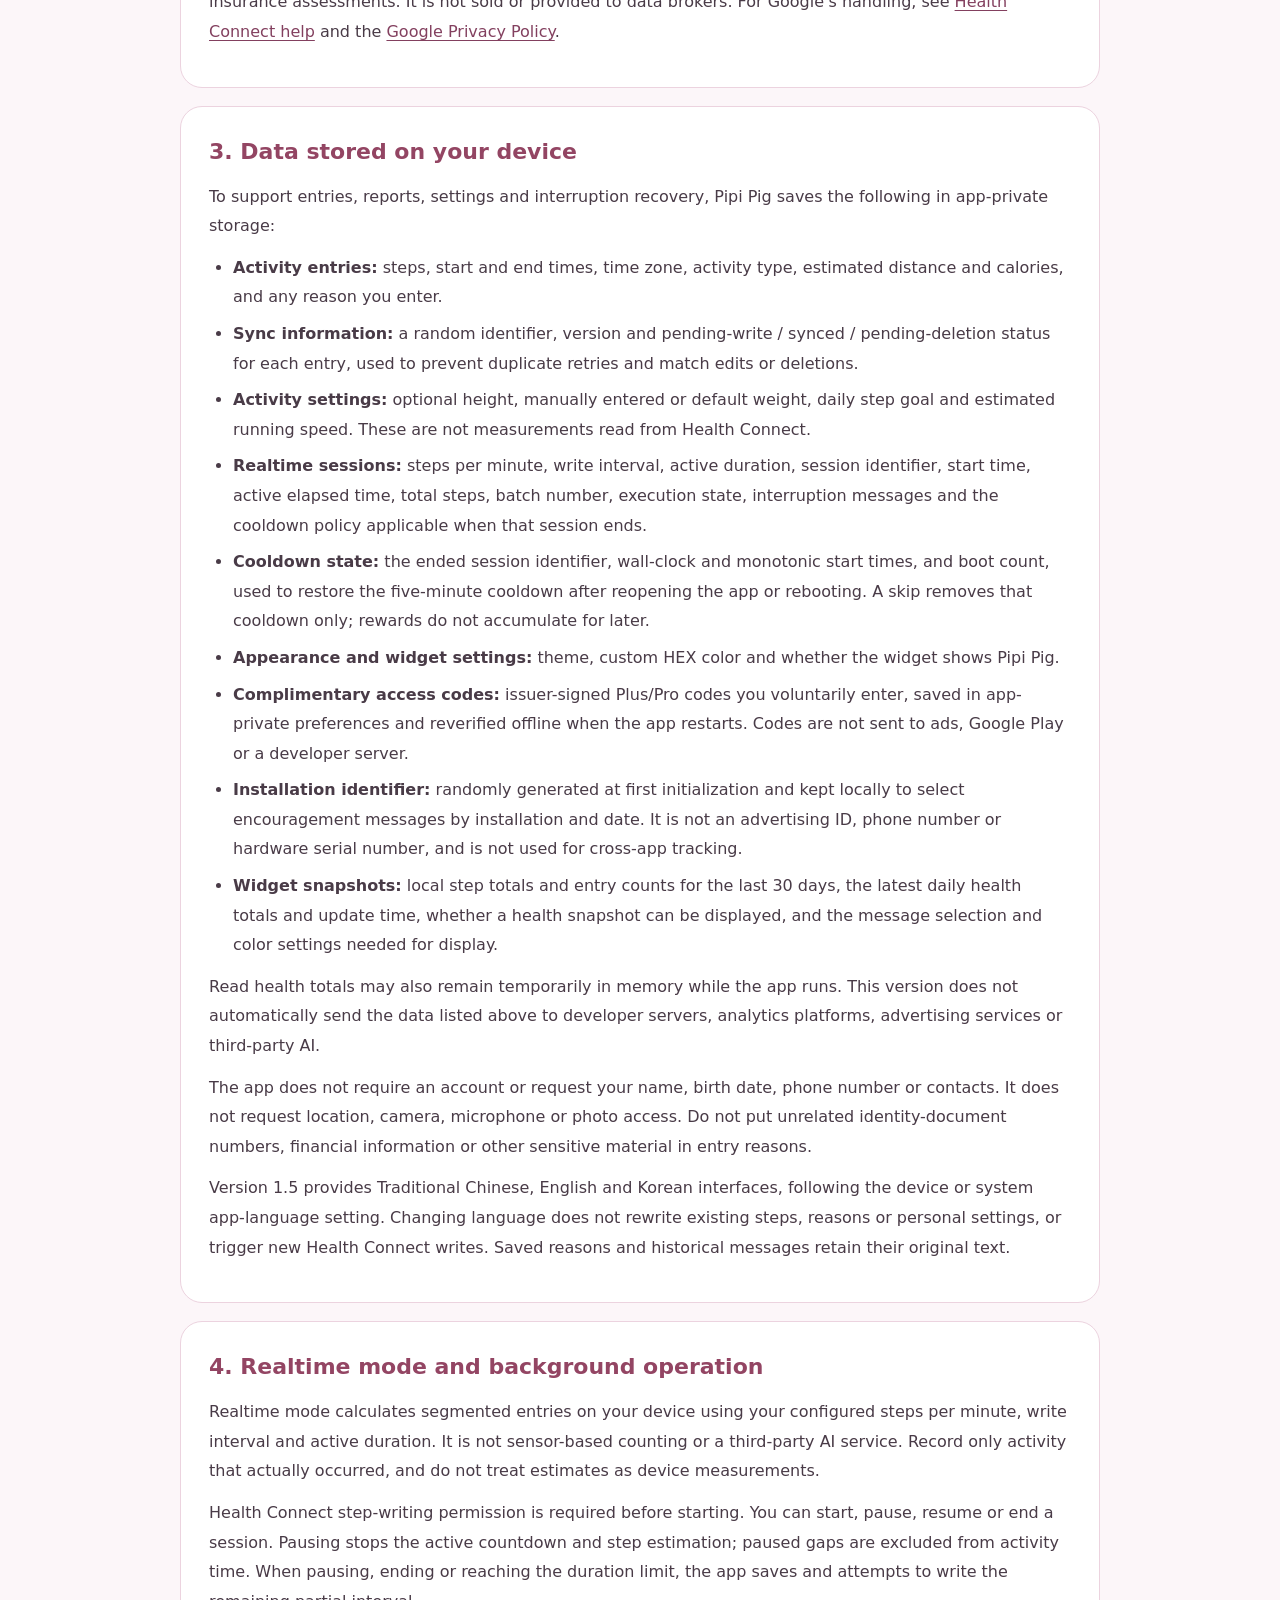
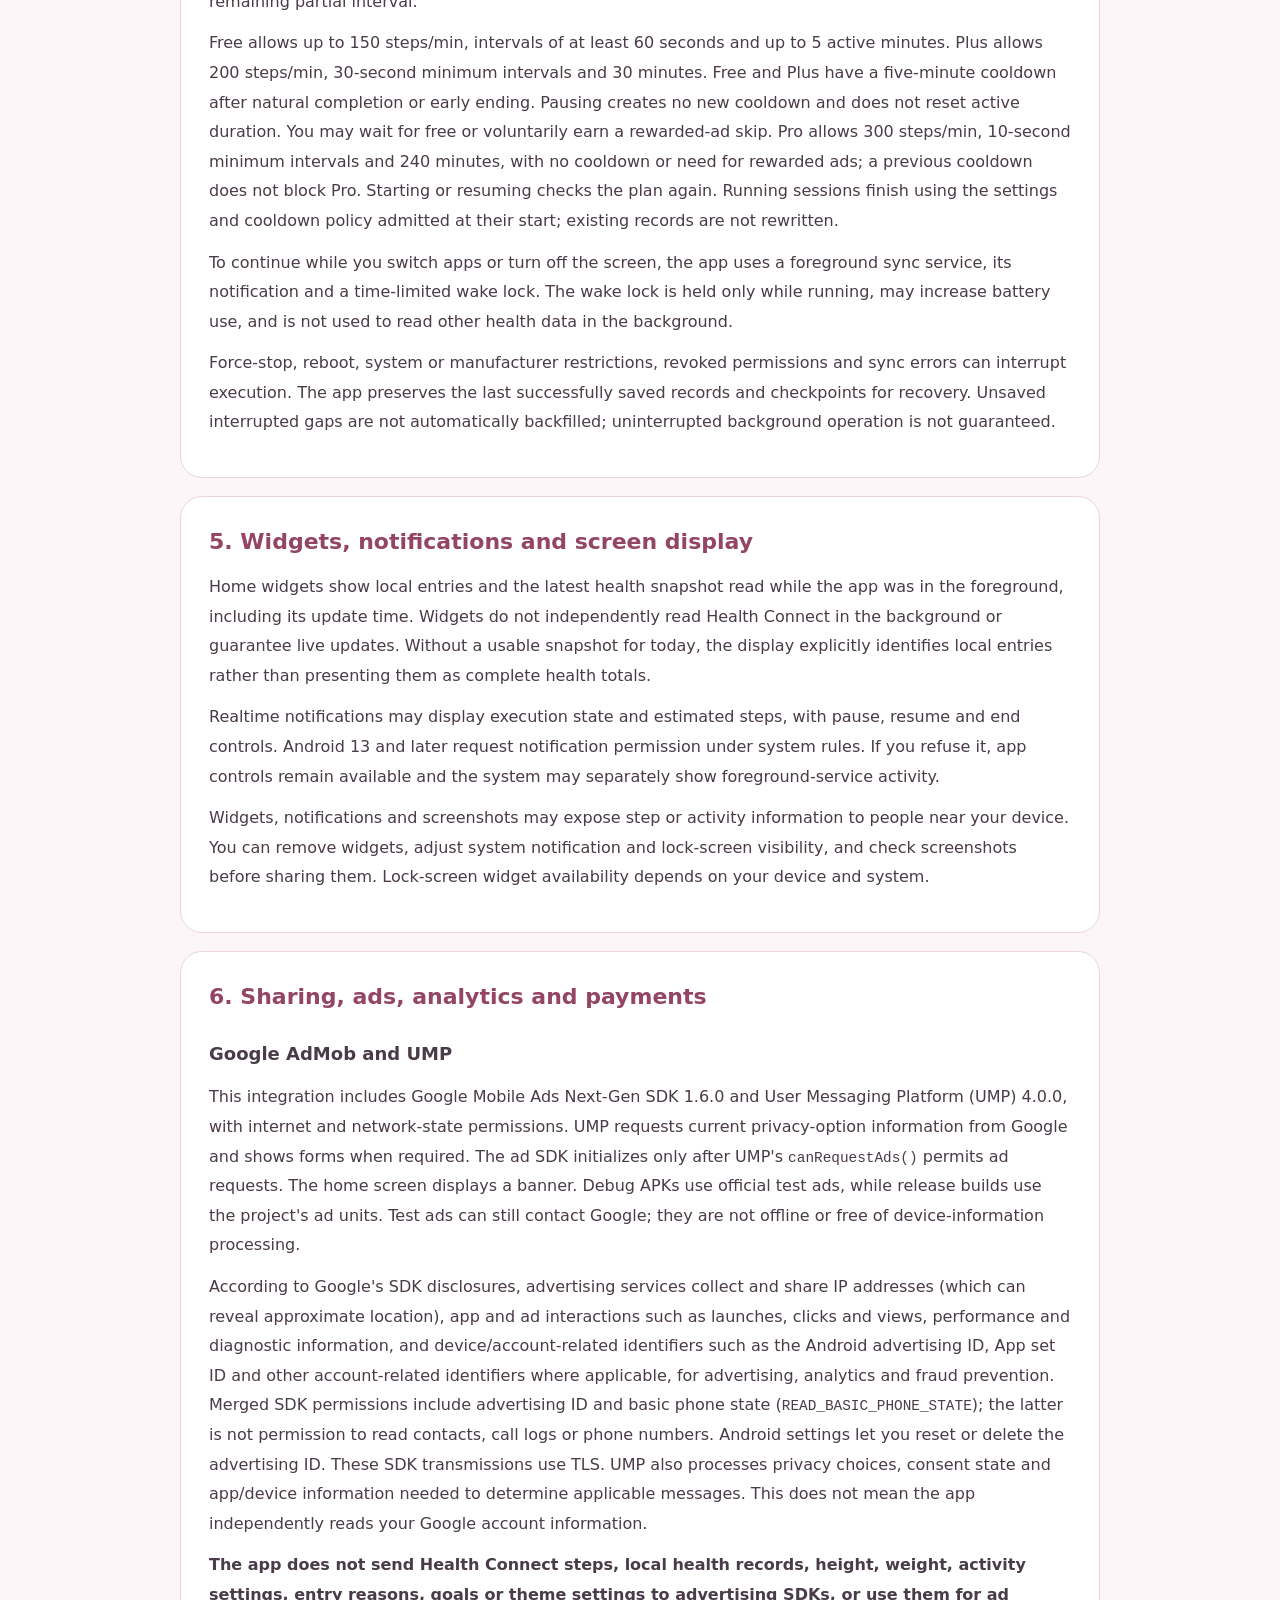
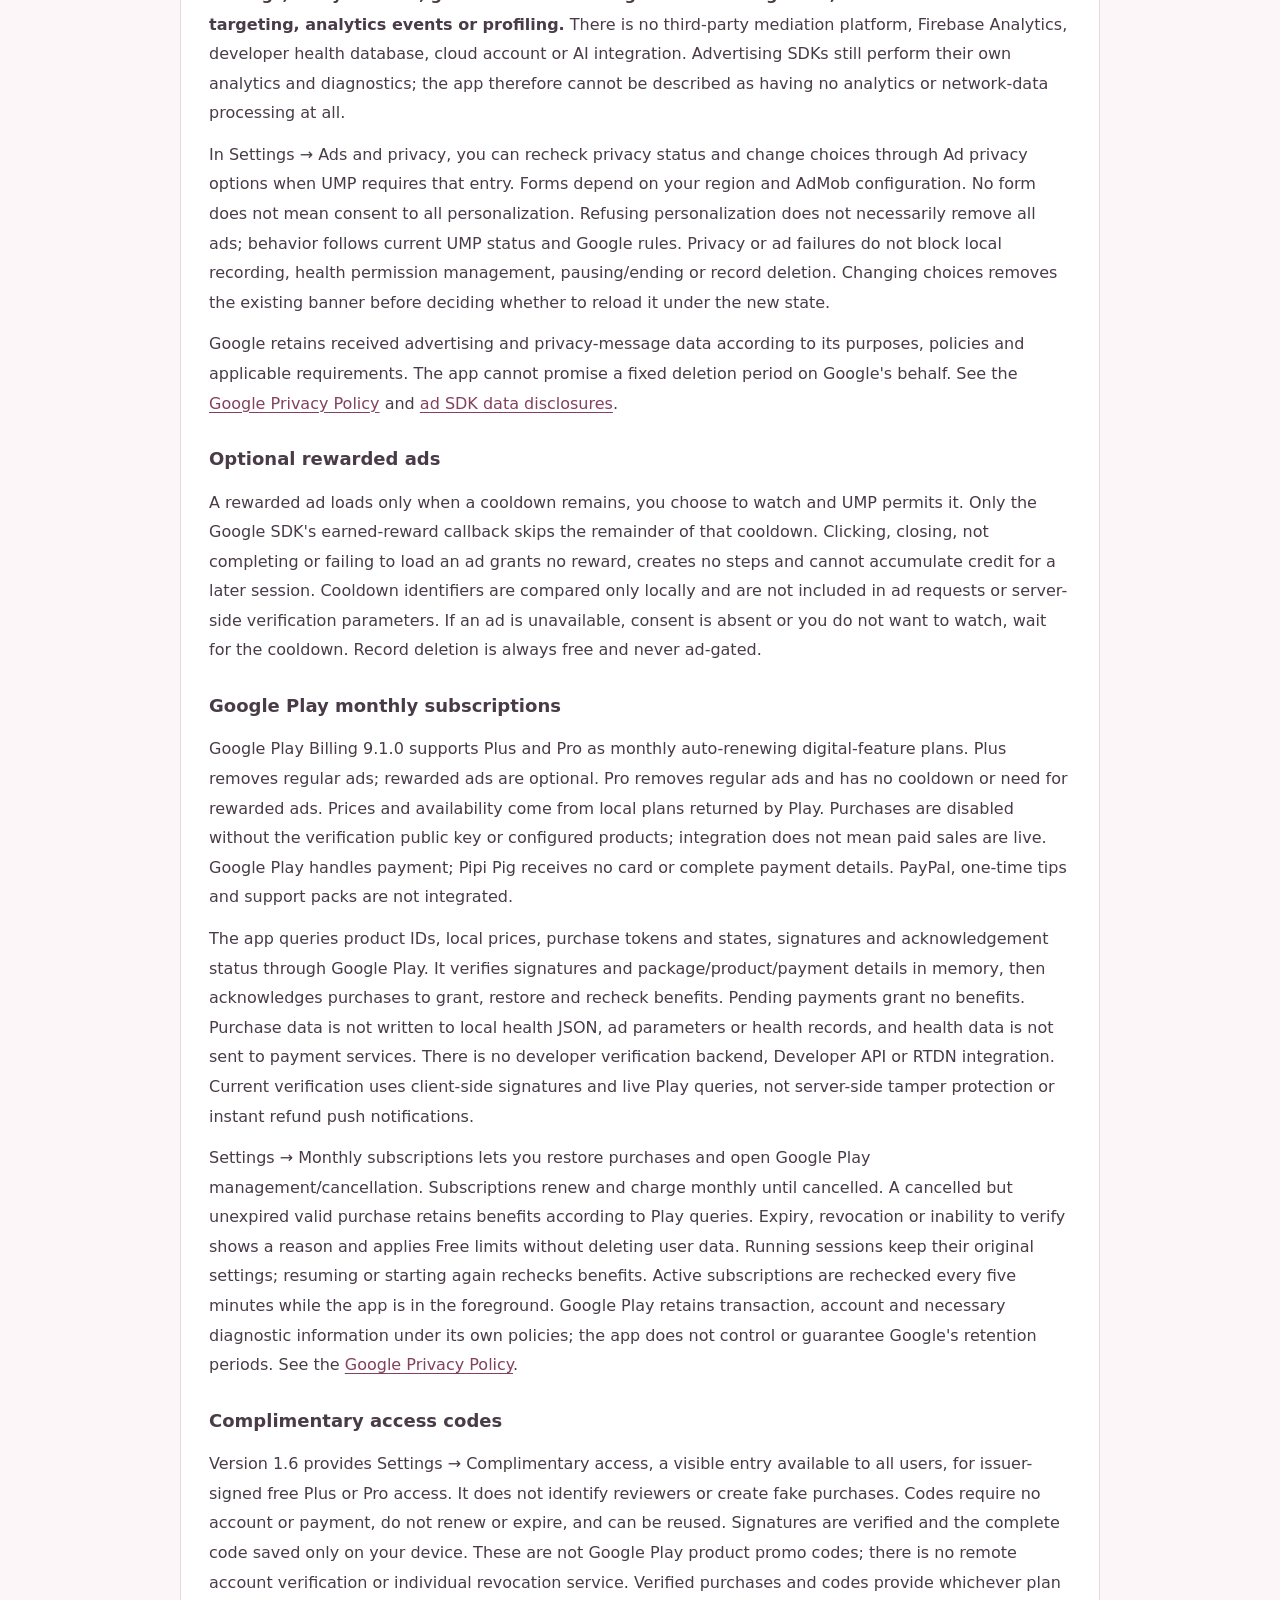
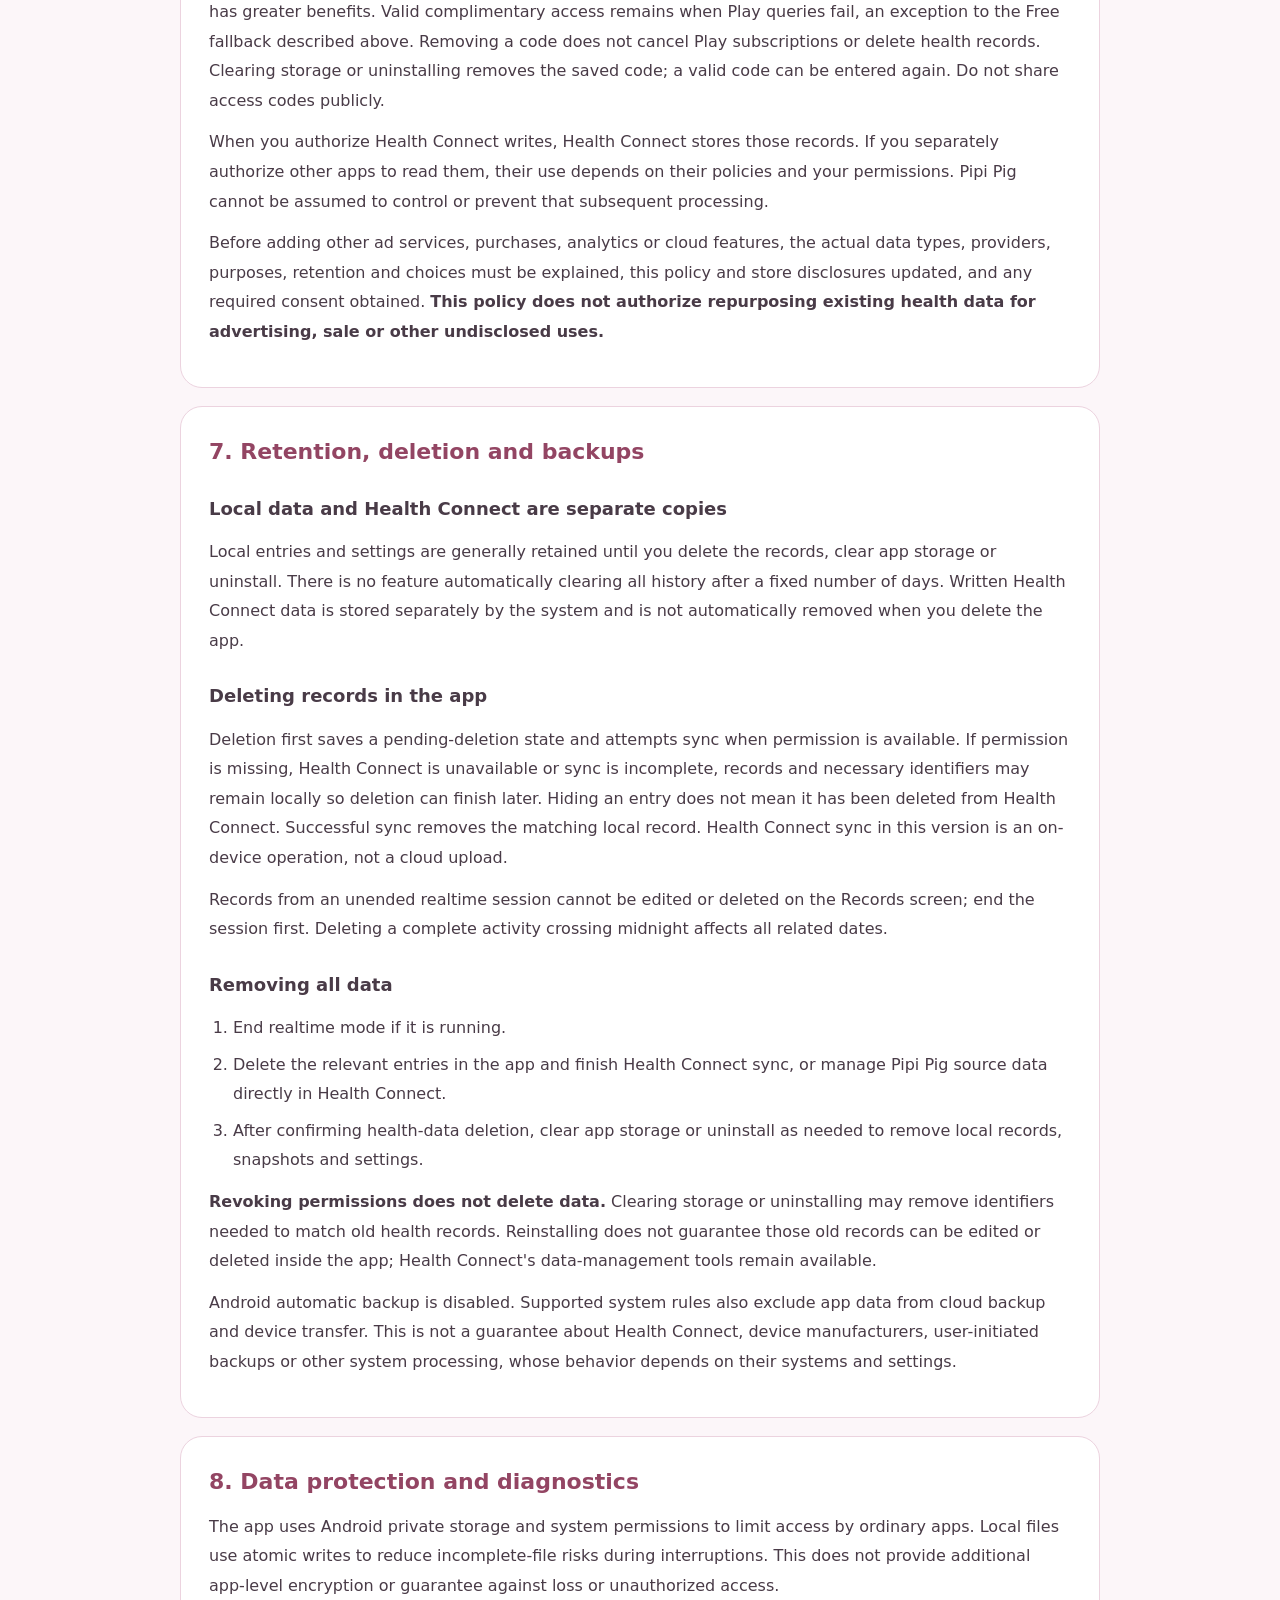
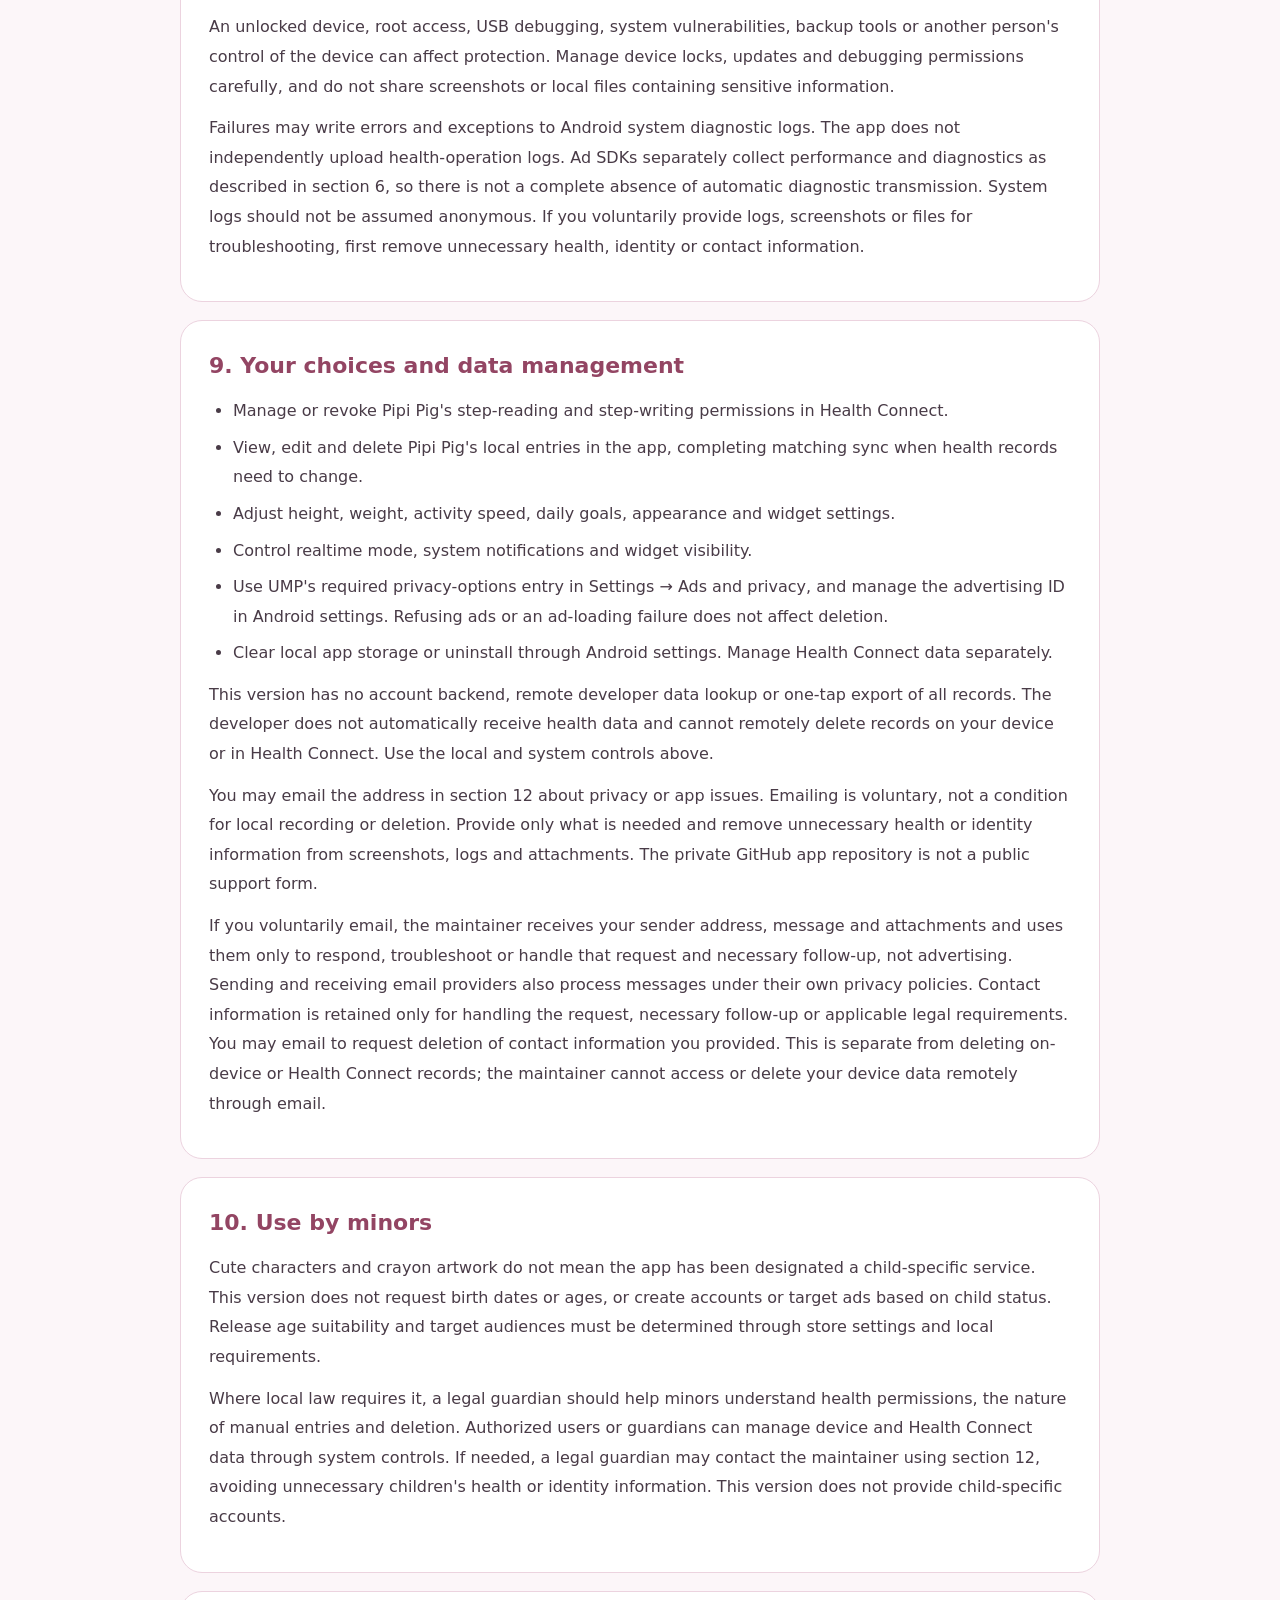
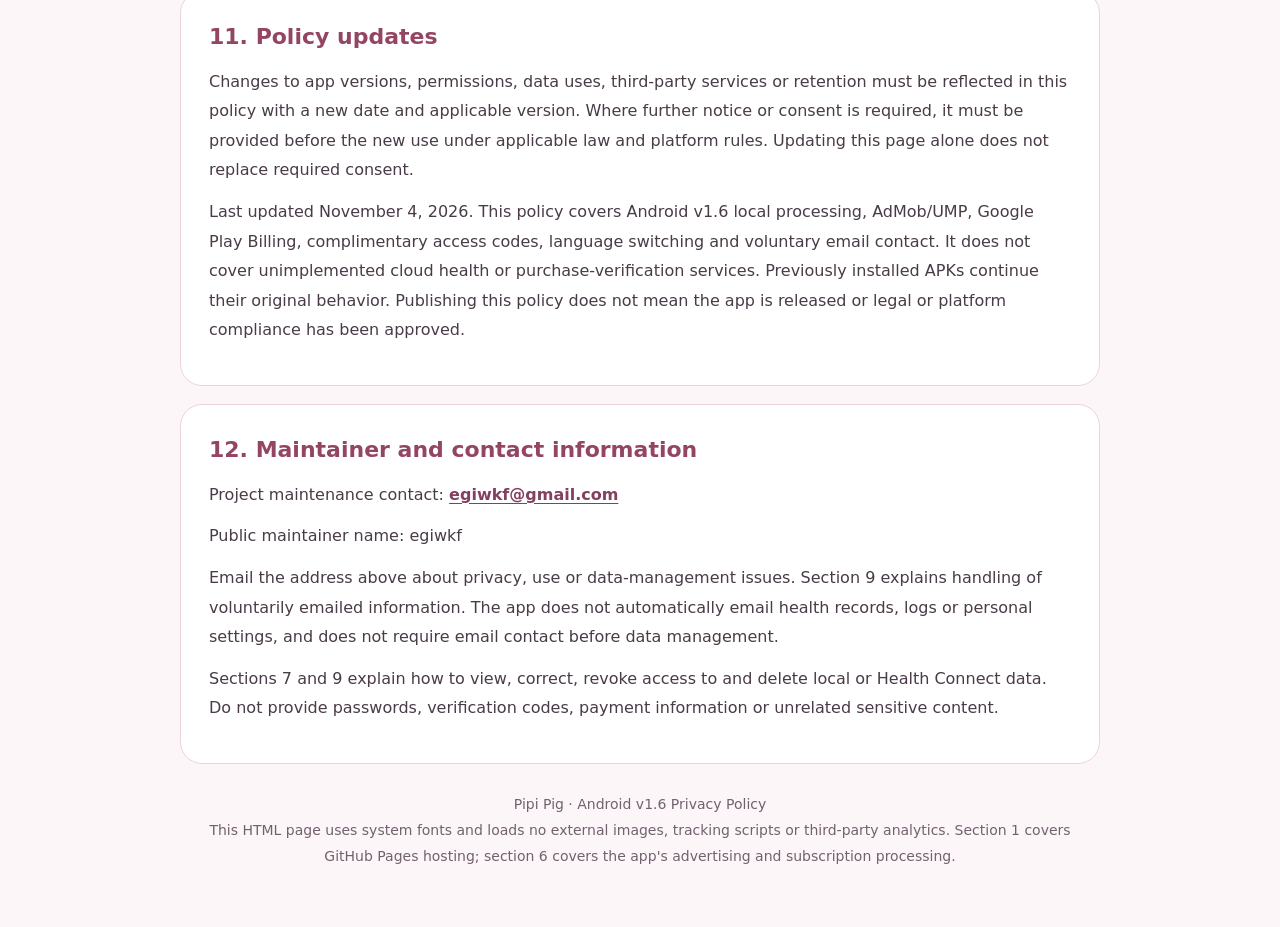
<file: privacy-policy-en.html>
<!doctype html>
<html lang="en">
<head>
  <meta charset="utf-8">
  <meta name="viewport" content="width=device-width, initial-scale=1">
  <meta name="description" content="Pipi Pig Android v1.6 privacy policy: Health Connect, local data, AdMob, UMP, Google Play Billing, complimentary access, permissions and deletion.">
  <title>Pipi Pig | Privacy Policy</title>
  <link rel="stylesheet" href="privacy-policy.css">
  <link rel="alternate" hreflang="zh-Hant" href="https://kfal.github.io/pipi-pig-privacy/">
  <link rel="alternate" hreflang="en" href="https://kfal.github.io/pipi-pig-privacy/privacy-policy-en.html">
  <link rel="alternate" hreflang="ko" href="https://kfal.github.io/pipi-pig-privacy/privacy-policy-ko.html">
</head>
<body>
<main>
  <nav class="languages" aria-label="Choose policy language">
    <a href="https://kfal.github.io/pipi-pig-privacy/" lang="zh-Hant" hreflang="zh-Hant">繁體中文</a>
    <a href="privacy-policy-en.html" lang="en" hreflang="en" aria-current="page">English</a>
    <a href="privacy-policy-ko.html" lang="ko" hreflang="ko">한국어</a>
  </nav>
  <header>
    <div class="brand">
      <svg viewBox="0 0 100 100" aria-hidden="true" focusable="false">
        <path d="M24 30 Q10 10 24 12 Q36 12 39 27 M68 27 Q79 10 89 16 Q94 23 81 33" fill="#efb5d0" stroke="#796373" stroke-width="3" stroke-linejoin="round"/>
        <path d="M14 49 Q16 23 50 24 Q83 20 89 48 Q99 74 77 89 Q53 101 29 88 Q8 77 14 49Z" fill="#facde0" stroke="#796373" stroke-width="3.5"/>
        <path d="M45 25 Q38 15 46 10 Q58 6 60 16 Q60 23 51 19" fill="none" stroke="#796373" stroke-width="3" stroke-linecap="round"/>
        <circle cx="33" cy="48" r="3.5" fill="#5a4353"/><circle cx="68" cy="48" r="3.5" fill="#5a4353"/>
        <ellipse cx="50" cy="60" rx="14" ry="9" fill="#f1b0cc" stroke="#98758d" stroke-width="2.5"/>
        <ellipse cx="44" cy="60" rx="2" ry="3" fill="#95667f"/><ellipse cx="57" cy="60" rx="2" ry="3" fill="#95667f"/>
        <path d="M43 75 Q51 82 59 74 M24 66L27 63 M73 65L76 62" fill="none" stroke="#796373" stroke-width="2.5" stroke-linecap="round"/>
        <path d="M21 39L27 36 M20 77L27 74 M32 84L39 81 M67 84L75 80 M77 38L82 42" stroke="#fff" stroke-width="2" stroke-linecap="round" opacity=".6"/>
      </svg>
      <span>Pipi Pig</span>
    </div>
    <h1>Privacy Policy</h1>
    <p class="meta">Last updated: November 4, 2026<br>Applies to: Android v1.6 · Package <code>com.pipipig.app</code></p>
    <span class="tag">Health Connect · Ads and privacy choices · Google Play subscriptions</span>
    <div class="summary">
      <strong>Your health data is not a tool for tracking you.</strong>
      <p>Pipi Pig helps organize and add missing steps from real activity. No Pipi Pig account is required, and there is no developer backend receiving health data. The app includes Google AdMob, UMP privacy messaging and Google Play Billing SDKs. Plus and Pro monthly subscriptions require store configuration before they can be purchased. Free and Plus rewarded ads only offer an optional cooldown skip; they do not create steps. Pro has no cooldown and needs no rewarded ads. Health records are not provided to advertising or subscription verification services. You control Health Connect access; local entries and Health Connect data are stored and managed separately.</p>
    </div>
    <p><button class="print-button" type="button" onclick="window.print()">Print / Save as PDF</button></p>
  </header>

  <aside class="notice" aria-labelledby="publication-title">
    <h2 id="publication-title">Policy website and app version</h2>
    <p>This document describes the actual features of Android v1.6, including Health Connect, ads, subscriptions, complimentary access codes and the three-language interface. Updating this document does not upgrade previously installed APKs. The project maintenance contact is <strong>egiwkf@gmail.com</strong>, and the public maintainer name is egiwkf. Sections 9 and 12 explain contact details and how voluntarily emailed information is handled. Publishing an email address does not add an app account or automatic health-data upload feature.</p>
    <p>This policy is available without signing in. Its publication does not mean the app is publicly released on Google Play, subscriptions are available for purchase, or legal or platform compliance has been approved. Features, ads and purchase availability depend on the installed version and store configuration.</p>
  </aside>

  <nav aria-label="Policy contents">
    <h2>Contents</h2>
    <ul>
      <li><a href="#scope">1. Scope of this policy</a></li>
      <li><a href="#health">2. Health Connect permissions and use</a></li>
      <li><a href="#local">3. Data stored on your device</a></li>
      <li><a href="#realtime">4. Realtime mode and background operation</a></li>
      <li><a href="#surfaces">5. Widgets, notifications and screen display</a></li>
      <li><a href="#sharing">6. Sharing, ads, analytics and payments</a></li>
      <li><a href="#retention">7. Retention, deletion and backups</a></li>
      <li><a href="#security">8. Data protection and diagnostics</a></li>
      <li><a href="#choices">9. Your choices and data management</a></li>
      <li><a href="#children">10. Use by minors</a></li>
      <li><a href="#updates">11. Policy updates</a></li>
      <li><a href="#contact">12. Maintainer and contact information</a></li>
    </ul>
  </nav>

  <section id="scope" aria-labelledby="scope-title">
    <h2 id="scope-title">1. Scope of this policy</h2>
    <p>This policy explains how Pipi Pig Android v1.6 handles user input, Health Connect steps, necessary settings, complimentary access codes and cooldown information on your device; data processing by advertising, privacy messaging and Google Play subscription services; and information you voluntarily provide when contacting the maintainer. Section 12 lists the contact and public maintainer name. An account name is not a verified company name or legal entity name.</p>
    <p>The package covered by this policy is <code>com.pipipig.app</code>. The former <code>com.foreststeps.app</code> package and this package are separate apps with separate private storage and Health Connect data sources. Renaming does not automatically transfer old records, settings or permissions, or rewrite old health records. This policy does not mean an installed older app has been upgraded to the new package.</p>
    <p>This policy does not replace the policies of Android, Google, device manufacturers, other health apps or third-party websites. If you authorize other apps, use system backups or open external websites, their processing is governed by their policies and your settings.</p>
    <p>GitHub Pages hosts this policy website. When you visit, GitHub receives network request information, including your IP address, needed to serve and secure the website. See the <a href="https://docs.github.com/en/site-policy/privacy-policies/github-general-privacy-statement" target="_blank" rel="noopener noreferrer">GitHub General Privacy Statement</a>. This page does not load third-party analytics or advertising scripts, and the app does not send health records to this website.</p>
    <p>Pipi Pig is not a medical device. Manual step records and distance or calorie estimates are not substitutes for medical diagnosis, treatment or professional advice.</p>
  </section>

  <section id="health" aria-labelledby="health-title">
    <h2 id="health-title">2. Health Connect permissions and use</h2>
    <p>Pipi Pig requests only Health Connect <strong>step-reading and step-writing</strong> permissions. You may refuse access or grant only one permission where the system allows it. Local recording remains available, but features requiring health permissions may not work.</p>
    <h3>Reading steps</h3>
    <p>The app obtains daily totals for selected dates or the permitted date range to display health totals, distinguish them from local entries, calculate the gap to your daily goal and update widget snapshots. Totals come from the Health Connect aggregate API and follow the system's handling of data sources. Local entries are not added on top of health totals.</p>
    <p>The app does not read height, weight, heart rate, sleep, location routes or other Health Connect data types, and does not request background health-reading permission. The system version and your permissions still limit the available history.</p>
    <h3>Writing, editing and deleting</h3>
    <p>When you confirm an entry, or explicitly start realtime mode with write permission, the app writes steps, start and end times, time-zone offsets, a stable entry identifier and record version to Health Connect. Records are marked as <strong>manual input</strong>; the system identifies Pipi Pig as their source.</p>
    <p>This version does not write estimated distance, calories, activity type, running speed, height, weight, daily goals, entry reasons or theme colors to Health Connect, and does not independently attach device models, manufacturers or hardware identifiers.</p>
    <p>Editing and deletion affect only records created by Pipi Pig for which matching identifiers remain locally available. They do not delete steps from other apps or devices. Whether other apps read, accept or use manual records depends on their own rules and your permissions for them; Pipi Pig does not guarantee acceptance.</p>
    <p>Health Connect data is used only for the user-visible features above, not advertising, profiling, credit or insurance assessments. It is not sold or provided to data brokers. For Google's handling, see <a href="https://support.google.com/android/answer/12201227" target="_blank" rel="noopener noreferrer">Health Connect help</a> and the <a href="https://policies.google.com/privacy" target="_blank" rel="noopener noreferrer">Google Privacy Policy</a>.</p>
  </section>

  <section id="local" aria-labelledby="local-title">
    <h2 id="local-title">3. Data stored on your device</h2>
    <p>To support entries, reports, settings and interruption recovery, Pipi Pig saves the following in app-private storage:</p>
    <ul>
      <li><strong>Activity entries:</strong> steps, start and end times, time zone, activity type, estimated distance and calories, and any reason you enter.</li>
      <li><strong>Sync information:</strong> a random identifier, version and pending-write / synced / pending-deletion status for each entry, used to prevent duplicate retries and match edits or deletions.</li>
      <li><strong>Activity settings:</strong> optional height, manually entered or default weight, daily step goal and estimated running speed. These are not measurements read from Health Connect.</li>
      <li><strong>Realtime sessions:</strong> steps per minute, write interval, active duration, session identifier, start time, active elapsed time, total steps, batch number, execution state, interruption messages and the cooldown policy applicable when that session ends.</li>
      <li><strong>Cooldown state:</strong> the ended session identifier, wall-clock and monotonic start times, and boot count, used to restore the five-minute cooldown after reopening the app or rebooting. A skip removes that cooldown only; rewards do not accumulate for later.</li>
      <li><strong>Appearance and widget settings:</strong> theme, custom HEX color and whether the widget shows Pipi Pig.</li>
      <li><strong>Complimentary access codes:</strong> issuer-signed Plus/Pro codes you voluntarily enter, saved in app-private preferences and reverified offline when the app restarts. Codes are not sent to ads, Google Play or a developer server.</li>
      <li><strong>Installation identifier:</strong> randomly generated at first initialization and kept locally to select encouragement messages by installation and date. It is not an advertising ID, phone number or hardware serial number, and is not used for cross-app tracking.</li>
      <li><strong>Widget snapshots:</strong> local step totals and entry counts for the last 30 days, the latest daily health totals and update time, whether a health snapshot can be displayed, and the message selection and color settings needed for display.</li>
    </ul>
    <p>Read health totals may also remain temporarily in memory while the app runs. This version does not automatically send the data listed above to developer servers, analytics platforms, advertising services or third-party AI.</p>
    <p>The app does not require an account or request your name, birth date, phone number or contacts. It does not request location, camera, microphone or photo access. Do not put unrelated identity-document numbers, financial information or other sensitive material in entry reasons.</p>
    <p>Version 1.5 provides Traditional Chinese, English and Korean interfaces, following the device or system app-language setting. Changing language does not rewrite existing steps, reasons or personal settings, or trigger new Health Connect writes. Saved reasons and historical messages retain their original text.</p>
  </section>

  <section id="realtime" aria-labelledby="realtime-title">
    <h2 id="realtime-title">4. Realtime mode and background operation</h2>
    <p>Realtime mode calculates segmented entries on your device using your configured steps per minute, write interval and active duration. It is not sensor-based counting or a third-party AI service. Record only activity that actually occurred, and do not treat estimates as device measurements.</p>
    <p>Health Connect step-writing permission is required before starting. You can start, pause, resume or end a session. Pausing stops the active countdown and step estimation; paused gaps are excluded from activity time. When pausing, ending or reaching the duration limit, the app saves and attempts to write the remaining partial interval.</p>
    <p>Free allows up to 150 steps/min, intervals of at least 60 seconds and up to 5 active minutes. Plus allows 200 steps/min, 30-second minimum intervals and 30 minutes. Free and Plus have a five-minute cooldown after natural completion or early ending. Pausing creates no new cooldown and does not reset active duration. You may wait for free or voluntarily earn a rewarded-ad skip. Pro allows 300 steps/min, 10-second minimum intervals and 240 minutes, with no cooldown or need for rewarded ads; a previous cooldown does not block Pro. Starting or resuming checks the plan again. Running sessions finish using the settings and cooldown policy admitted at their start; existing records are not rewritten.</p>
    <p>To continue while you switch apps or turn off the screen, the app uses a foreground sync service, its notification and a time-limited wake lock. The wake lock is held only while running, may increase battery use, and is not used to read other health data in the background.</p>
    <p>Force-stop, reboot, system or manufacturer restrictions, revoked permissions and sync errors can interrupt execution. The app preserves the last successfully saved records and checkpoints for recovery. Unsaved interrupted gaps are not automatically backfilled; uninterrupted background operation is not guaranteed.</p>
  </section>

  <section id="surfaces" aria-labelledby="surfaces-title">
    <h2 id="surfaces-title">5. Widgets, notifications and screen display</h2>
    <p>Home widgets show local entries and the latest health snapshot read while the app was in the foreground, including its update time. Widgets do not independently read Health Connect in the background or guarantee live updates. Without a usable snapshot for today, the display explicitly identifies local entries rather than presenting them as complete health totals.</p>
    <p>Realtime notifications may display execution state and estimated steps, with pause, resume and end controls. Android 13 and later request notification permission under system rules. If you refuse it, app controls remain available and the system may separately show foreground-service activity.</p>
    <p>Widgets, notifications and screenshots may expose step or activity information to people near your device. You can remove widgets, adjust system notification and lock-screen visibility, and check screenshots before sharing them. Lock-screen widget availability depends on your device and system.</p>
  </section>

  <section id="sharing" aria-labelledby="sharing-title">
    <h2 id="sharing-title">6. Sharing, ads, analytics and payments</h2>
    <h3>Google AdMob and UMP</h3>
    <p>This integration includes Google Mobile Ads Next-Gen SDK 1.6.0 and User Messaging Platform (UMP) 4.0.0, with internet and network-state permissions. UMP requests current privacy-option information from Google and shows forms when required. The ad SDK initializes only after UMP's <code>canRequestAds()</code> permits ad requests. The home screen displays a banner. Debug APKs use official test ads, while release builds use the project's ad units. Test ads can still contact Google; they are not offline or free of device-information processing.</p>
    <p>According to Google's SDK disclosures, advertising services collect and share IP addresses (which can reveal approximate location), app and ad interactions such as launches, clicks and views, performance and diagnostic information, and device/account-related identifiers such as the Android advertising ID, App set ID and other account-related identifiers where applicable, for advertising, analytics and fraud prevention. Merged SDK permissions include advertising ID and basic phone state (<code>READ_BASIC_PHONE_STATE</code>); the latter is not permission to read contacts, call logs or phone numbers. Android settings let you reset or delete the advertising ID. These SDK transmissions use TLS. UMP also processes privacy choices, consent state and app/device information needed to determine applicable messages. This does not mean the app independently reads your Google account information.</p>
    <p><strong>The app does not send Health Connect steps, local health records, height, weight, activity settings, entry reasons, goals or theme settings to advertising SDKs, or use them for ad targeting, analytics events or profiling.</strong> There is no third-party mediation platform, Firebase Analytics, developer health database, cloud account or AI integration. Advertising SDKs still perform their own analytics and diagnostics; the app therefore cannot be described as having no analytics or network-data processing at all.</p>
    <p>In Settings → Ads and privacy, you can recheck privacy status and change choices through Ad privacy options when UMP requires that entry. Forms depend on your region and AdMob configuration. No form does not mean consent to all personalization. Refusing personalization does not necessarily remove all ads; behavior follows current UMP status and Google rules. Privacy or ad failures do not block local recording, health permission management, pausing/ending or record deletion. Changing choices removes the existing banner before deciding whether to reload it under the new state.</p>
    <p>Google retains received advertising and privacy-message data according to its purposes, policies and applicable requirements. The app cannot promise a fixed deletion period on Google's behalf. See the <a href="https://policies.google.com/privacy" target="_blank" rel="noopener noreferrer">Google Privacy Policy</a> and <a href="https://developers.google.com/admob/android/next-gen/privacy/play-data-disclosure" target="_blank" rel="noopener noreferrer">ad SDK data disclosures</a>.</p>
    <h3>Optional rewarded ads</h3>
    <p>A rewarded ad loads only when a cooldown remains, you choose to watch and UMP permits it. Only the Google SDK's earned-reward callback skips the remainder of that cooldown. Clicking, closing, not completing or failing to load an ad grants no reward, creates no steps and cannot accumulate credit for a later session. Cooldown identifiers are compared only locally and are not included in ad requests or server-side verification parameters. If an ad is unavailable, consent is absent or you do not want to watch, wait for the cooldown. Record deletion is always free and never ad-gated.</p>
    <h3>Google Play monthly subscriptions</h3>
    <p>Google Play Billing 9.1.0 supports Plus and Pro as monthly auto-renewing digital-feature plans. Plus removes regular ads; rewarded ads are optional. Pro removes regular ads and has no cooldown or need for rewarded ads. Prices and availability come from local plans returned by Play. Purchases are disabled without the verification public key or configured products; integration does not mean paid sales are live. Google Play handles payment; Pipi Pig receives no card or complete payment details. PayPal, one-time tips and support packs are not integrated.</p>
    <p>The app queries product IDs, local prices, purchase tokens and states, signatures and acknowledgement status through Google Play. It verifies signatures and package/product/payment details in memory, then acknowledges purchases to grant, restore and recheck benefits. Pending payments grant no benefits. Purchase data is not written to local health JSON, ad parameters or health records, and health data is not sent to payment services. There is no developer verification backend, Developer API or RTDN integration. Current verification uses client-side signatures and live Play queries, not server-side tamper protection or instant refund push notifications.</p>
    <p>Settings → Monthly subscriptions lets you restore purchases and open Google Play management/cancellation. Subscriptions renew and charge monthly until cancelled. A cancelled but unexpired valid purchase retains benefits according to Play queries. Expiry, revocation or inability to verify shows a reason and applies Free limits without deleting user data. Running sessions keep their original settings; resuming or starting again rechecks benefits. Active subscriptions are rechecked every five minutes while the app is in the foreground. Google Play retains transaction, account and necessary diagnostic information under its own policies; the app does not control or guarantee Google's retention periods. See the <a href="https://policies.google.com/privacy" target="_blank" rel="noopener noreferrer">Google Privacy Policy</a>.</p>
    <h3>Complimentary access codes</h3>
    <p>Version 1.6 provides Settings → Complimentary access, a visible entry available to all users, for issuer-signed free Plus or Pro access. It does not identify reviewers or create fake purchases. Codes require no account or payment, do not renew or expire, and can be reused. Signatures are verified and the complete code saved only on your device. These are not Google Play product promo codes; there is no remote account verification or individual revocation service. Verified purchases and codes provide whichever plan has greater benefits. Valid complimentary access remains when Play queries fail, an exception to the Free fallback described above. Removing a code does not cancel Play subscriptions or delete health records. Clearing storage or uninstalling removes the saved code; a valid code can be entered again. Do not share access codes publicly.</p>
    <p>When you authorize Health Connect writes, Health Connect stores those records. If you separately authorize other apps to read them, their use depends on their policies and your permissions. Pipi Pig cannot be assumed to control or prevent that subsequent processing.</p>
    <p>Before adding other ad services, purchases, analytics or cloud features, the actual data types, providers, purposes, retention and choices must be explained, this policy and store disclosures updated, and any required consent obtained. <strong>This policy does not authorize repurposing existing health data for advertising, sale or other undisclosed uses.</strong></p>
  </section>

  <section id="retention" aria-labelledby="retention-title">
    <h2 id="retention-title">7. Retention, deletion and backups</h2>
    <h3>Local data and Health Connect are separate copies</h3>
    <p>Local entries and settings are generally retained until you delete the records, clear app storage or uninstall. There is no feature automatically clearing all history after a fixed number of days. Written Health Connect data is stored separately by the system and is not automatically removed when you delete the app.</p>
    <h3>Deleting records in the app</h3>
    <p>Deletion first saves a pending-deletion state and attempts sync when permission is available. If permission is missing, Health Connect is unavailable or sync is incomplete, records and necessary identifiers may remain locally so deletion can finish later. Hiding an entry does not mean it has been deleted from Health Connect. Successful sync removes the matching local record. Health Connect sync in this version is an on-device operation, not a cloud upload.</p>
    <p>Records from an unended realtime session cannot be edited or deleted on the Records screen; end the session first. Deleting a complete activity crossing midnight affects all related dates.</p>
    <h3>Removing all data</h3>
    <ol>
      <li>End realtime mode if it is running.</li>
      <li>Delete the relevant entries in the app and finish Health Connect sync, or manage Pipi Pig source data directly in Health Connect.</li>
      <li>After confirming health-data deletion, clear app storage or uninstall as needed to remove local records, snapshots and settings.</li>
    </ol>
    <p><strong>Revoking permissions does not delete data.</strong> Clearing storage or uninstalling may remove identifiers needed to match old health records. Reinstalling does not guarantee those old records can be edited or deleted inside the app; Health Connect's data-management tools remain available.</p>
    <p>Android automatic backup is disabled. Supported system rules also exclude app data from cloud backup and device transfer. This is not a guarantee about Health Connect, device manufacturers, user-initiated backups or other system processing, whose behavior depends on their systems and settings.</p>
  </section>

  <section id="security" aria-labelledby="security-title">
    <h2 id="security-title">8. Data protection and diagnostics</h2>
    <p>The app uses Android private storage and system permissions to limit access by ordinary apps. Local files use atomic writes to reduce incomplete-file risks during interruptions. This does not provide additional app-level encryption or guarantee against loss or unauthorized access.</p>
    <p>An unlocked device, root access, USB debugging, system vulnerabilities, backup tools or another person's control of the device can affect protection. Manage device locks, updates and debugging permissions carefully, and do not share screenshots or local files containing sensitive information.</p>
    <p>Failures may write errors and exceptions to Android system diagnostic logs. The app does not independently upload health-operation logs. Ad SDKs separately collect performance and diagnostics as described in section 6, so there is not a complete absence of automatic diagnostic transmission. System logs should not be assumed anonymous. If you voluntarily provide logs, screenshots or files for troubleshooting, first remove unnecessary health, identity or contact information.</p>
  </section>

  <section id="choices" aria-labelledby="choices-title">
    <h2 id="choices-title">9. Your choices and data management</h2>
    <ul>
      <li>Manage or revoke Pipi Pig's step-reading and step-writing permissions in Health Connect.</li>
      <li>View, edit and delete Pipi Pig's local entries in the app, completing matching sync when health records need to change.</li>
      <li>Adjust height, weight, activity speed, daily goals, appearance and widget settings.</li>
      <li>Control realtime mode, system notifications and widget visibility.</li>
      <li>Use UMP's required privacy-options entry in Settings → Ads and privacy, and manage the advertising ID in Android settings. Refusing ads or an ad-loading failure does not affect deletion.</li>
      <li>Clear local app storage or uninstall through Android settings. Manage Health Connect data separately.</li>
    </ul>
    <p>This version has no account backend, remote developer data lookup or one-tap export of all records. The developer does not automatically receive health data and cannot remotely delete records on your device or in Health Connect. Use the local and system controls above.</p>
    <p>You may email the address in section 12 about privacy or app issues. Emailing is voluntary, not a condition for local recording or deletion. Provide only what is needed and remove unnecessary health or identity information from screenshots, logs and attachments. The private GitHub app repository is not a public support form.</p>
    <p>If you voluntarily email, the maintainer receives your sender address, message and attachments and uses them only to respond, troubleshoot or handle that request and necessary follow-up, not advertising. Sending and receiving email providers also process messages under their own privacy policies. Contact information is retained only for handling the request, necessary follow-up or applicable legal requirements. You may email to request deletion of contact information you provided. This is separate from deleting on-device or Health Connect records; the maintainer cannot access or delete your device data remotely through email.</p>
  </section>

  <section id="children" aria-labelledby="children-title">
    <h2 id="children-title">10. Use by minors</h2>
    <p>Cute characters and crayon artwork do not mean the app has been designated a child-specific service. This version does not request birth dates or ages, or create accounts or target ads based on child status. Release age suitability and target audiences must be determined through store settings and local requirements.</p>
    <p>Where local law requires it, a legal guardian should help minors understand health permissions, the nature of manual entries and deletion. Authorized users or guardians can manage device and Health Connect data through system controls. If needed, a legal guardian may contact the maintainer using section 12, avoiding unnecessary children's health or identity information. This version does not provide child-specific accounts.</p>
  </section>

  <section id="updates" aria-labelledby="updates-title">
    <h2 id="updates-title">11. Policy updates</h2>
    <p>Changes to app versions, permissions, data uses, third-party services or retention must be reflected in this policy with a new date and applicable version. Where further notice or consent is required, it must be provided before the new use under applicable law and platform rules. Updating this page alone does not replace required consent.</p>
    <p>Last updated November 4, 2026. This policy covers Android v1.6 local processing, AdMob/UMP, Google Play Billing, complimentary access codes, language switching and voluntary email contact. It does not cover unimplemented cloud health or purchase-verification services. Previously installed APKs continue their original behavior. Publishing this policy does not mean the app is released or legal or platform compliance has been approved.</p>
  </section>

  <section id="contact" aria-labelledby="contact-title">
    <h2 id="contact-title">12. Maintainer and contact information</h2>
    <p>Project maintenance contact: <strong><a href="mailto:egiwkf@gmail.com">egiwkf@gmail.com</a></strong></p>
    <p>Public maintainer name: egiwkf</p>
    <p>Email the address above about privacy, use or data-management issues. Section 9 explains handling of voluntarily emailed information. The app does not automatically email health records, logs or personal settings, and does not require email contact before data management.</p>
    <p>Sections 7 and 9 explain how to view, correct, revoke access to and delete local or Health Connect data. Do not provide passwords, verification codes, payment information or unrelated sensitive content.</p>
  </section>

  <footer>Pipi Pig · Android v1.6 Privacy Policy<br>This HTML page uses system fonts and loads no external images, tracking scripts or third-party analytics. Section 1 covers GitHub Pages hosting; section 6 covers the app's advertising and subscription processing.</footer>
</main>
</body>
</html>
</file>
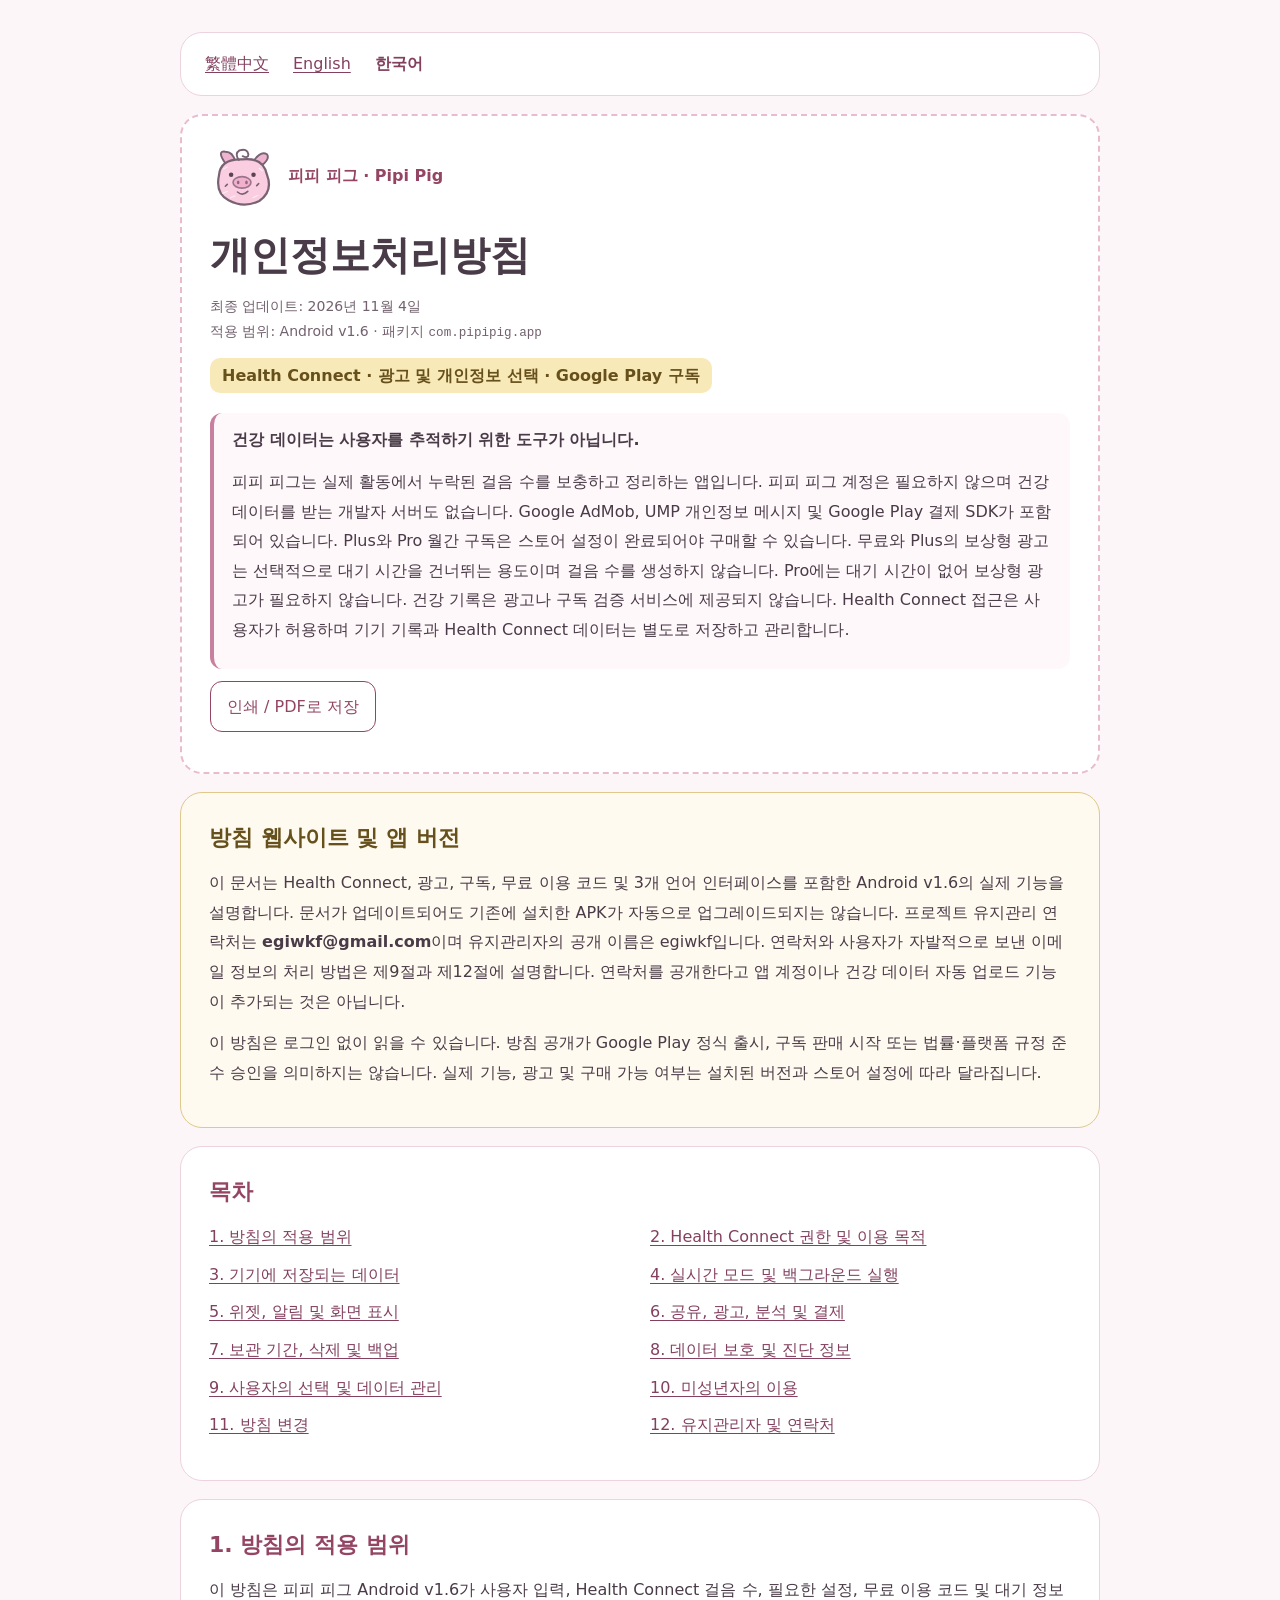
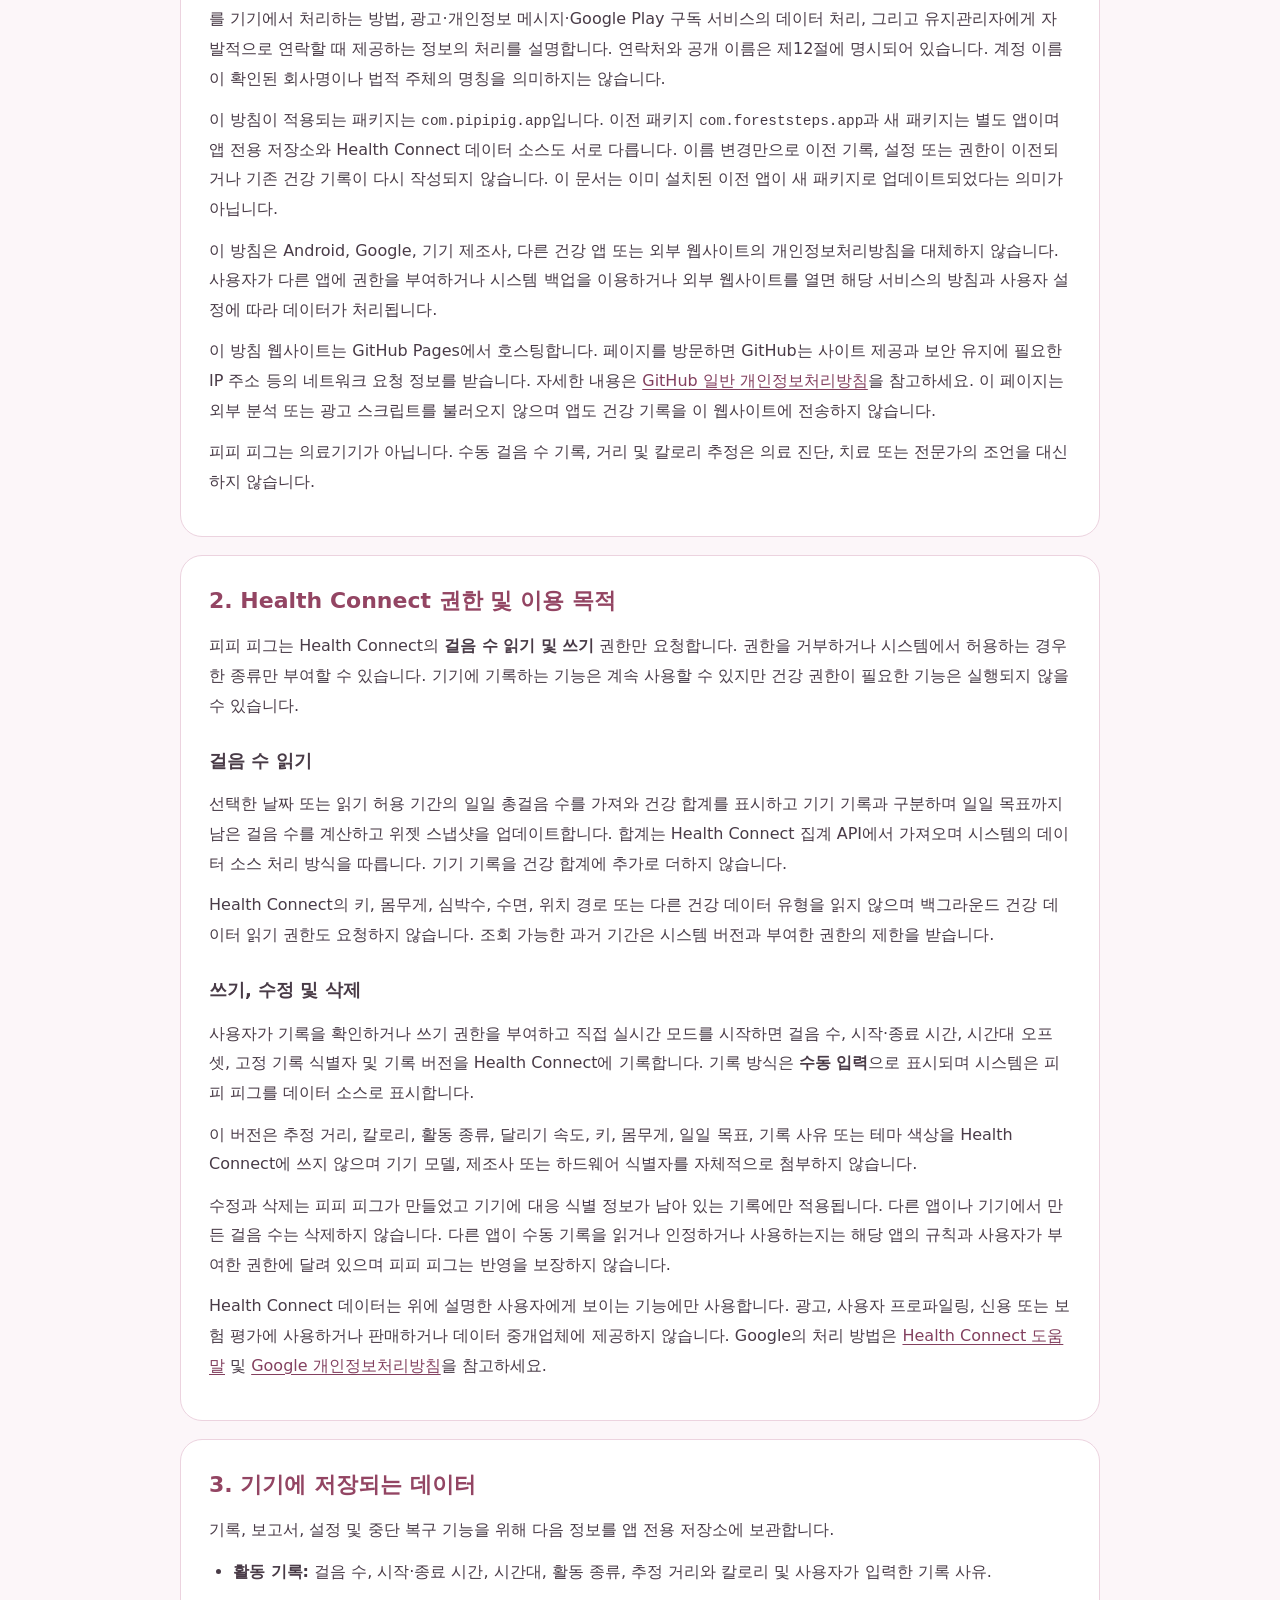
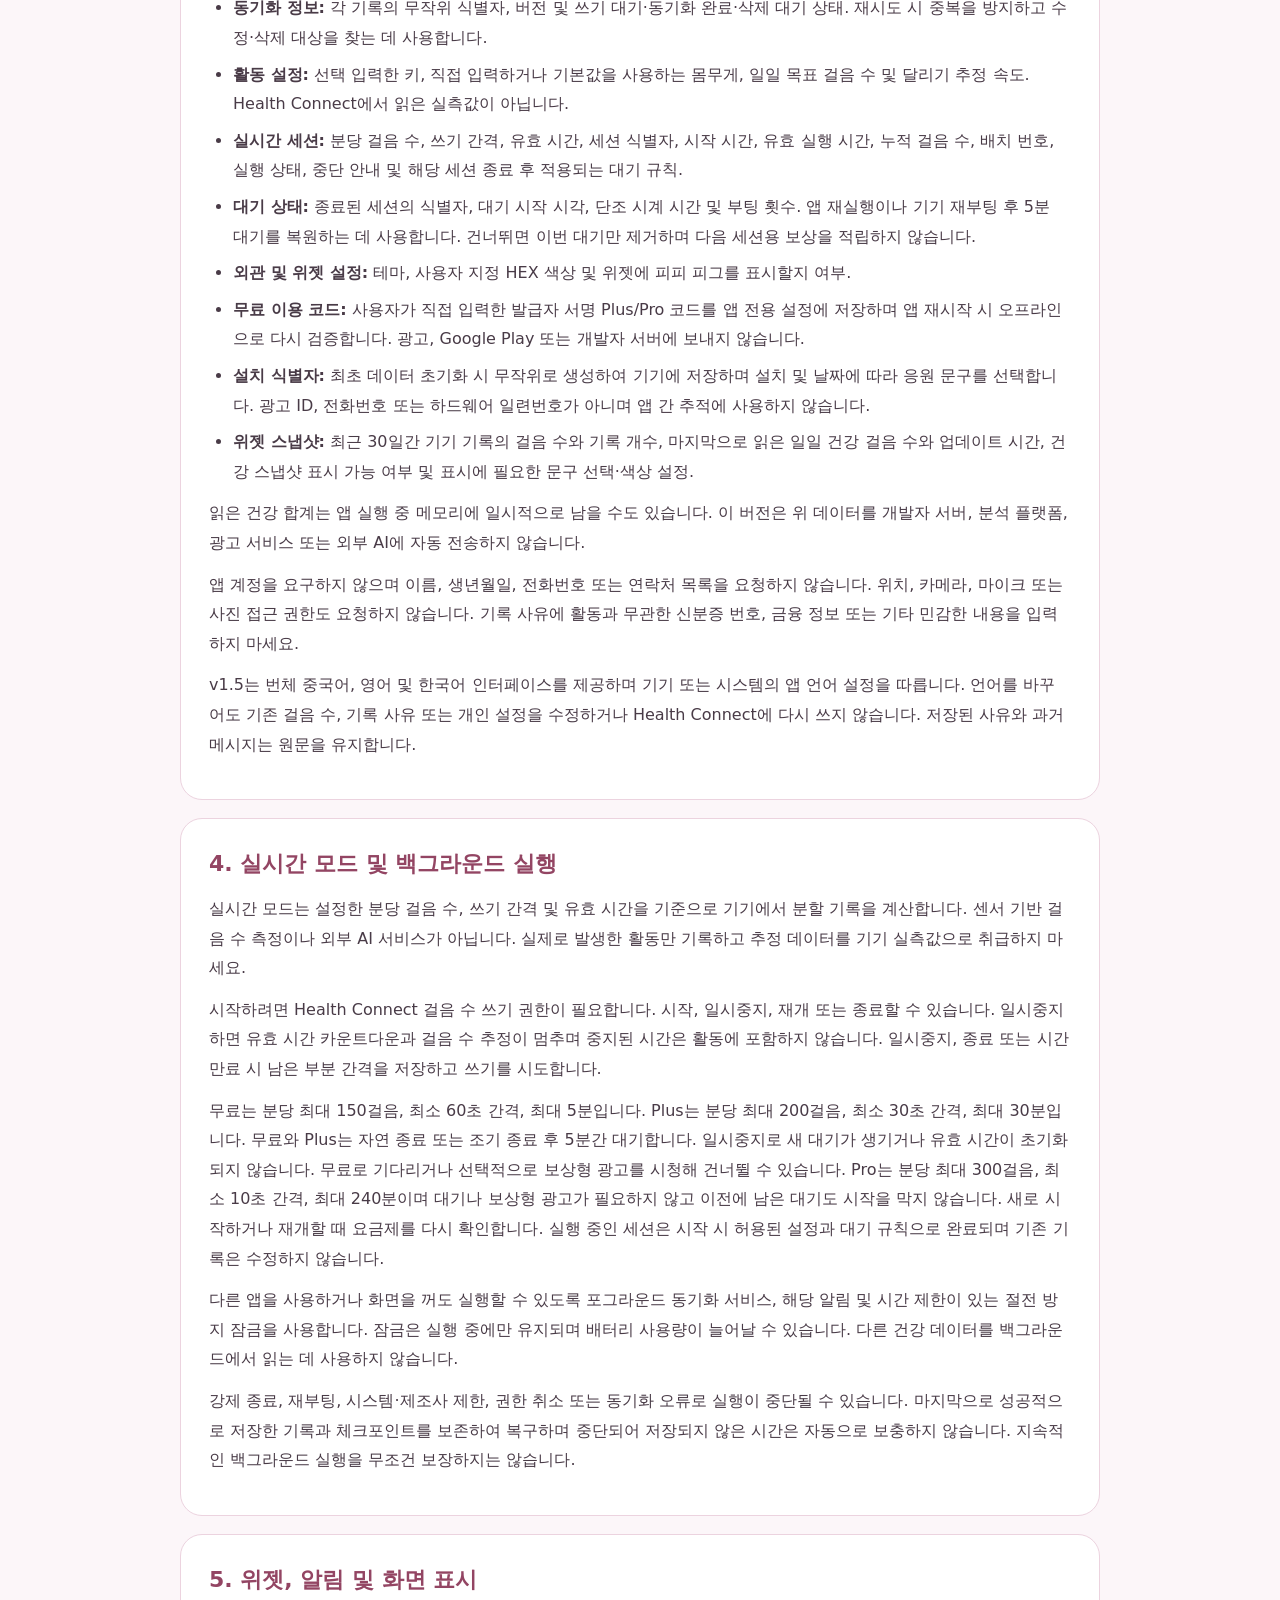
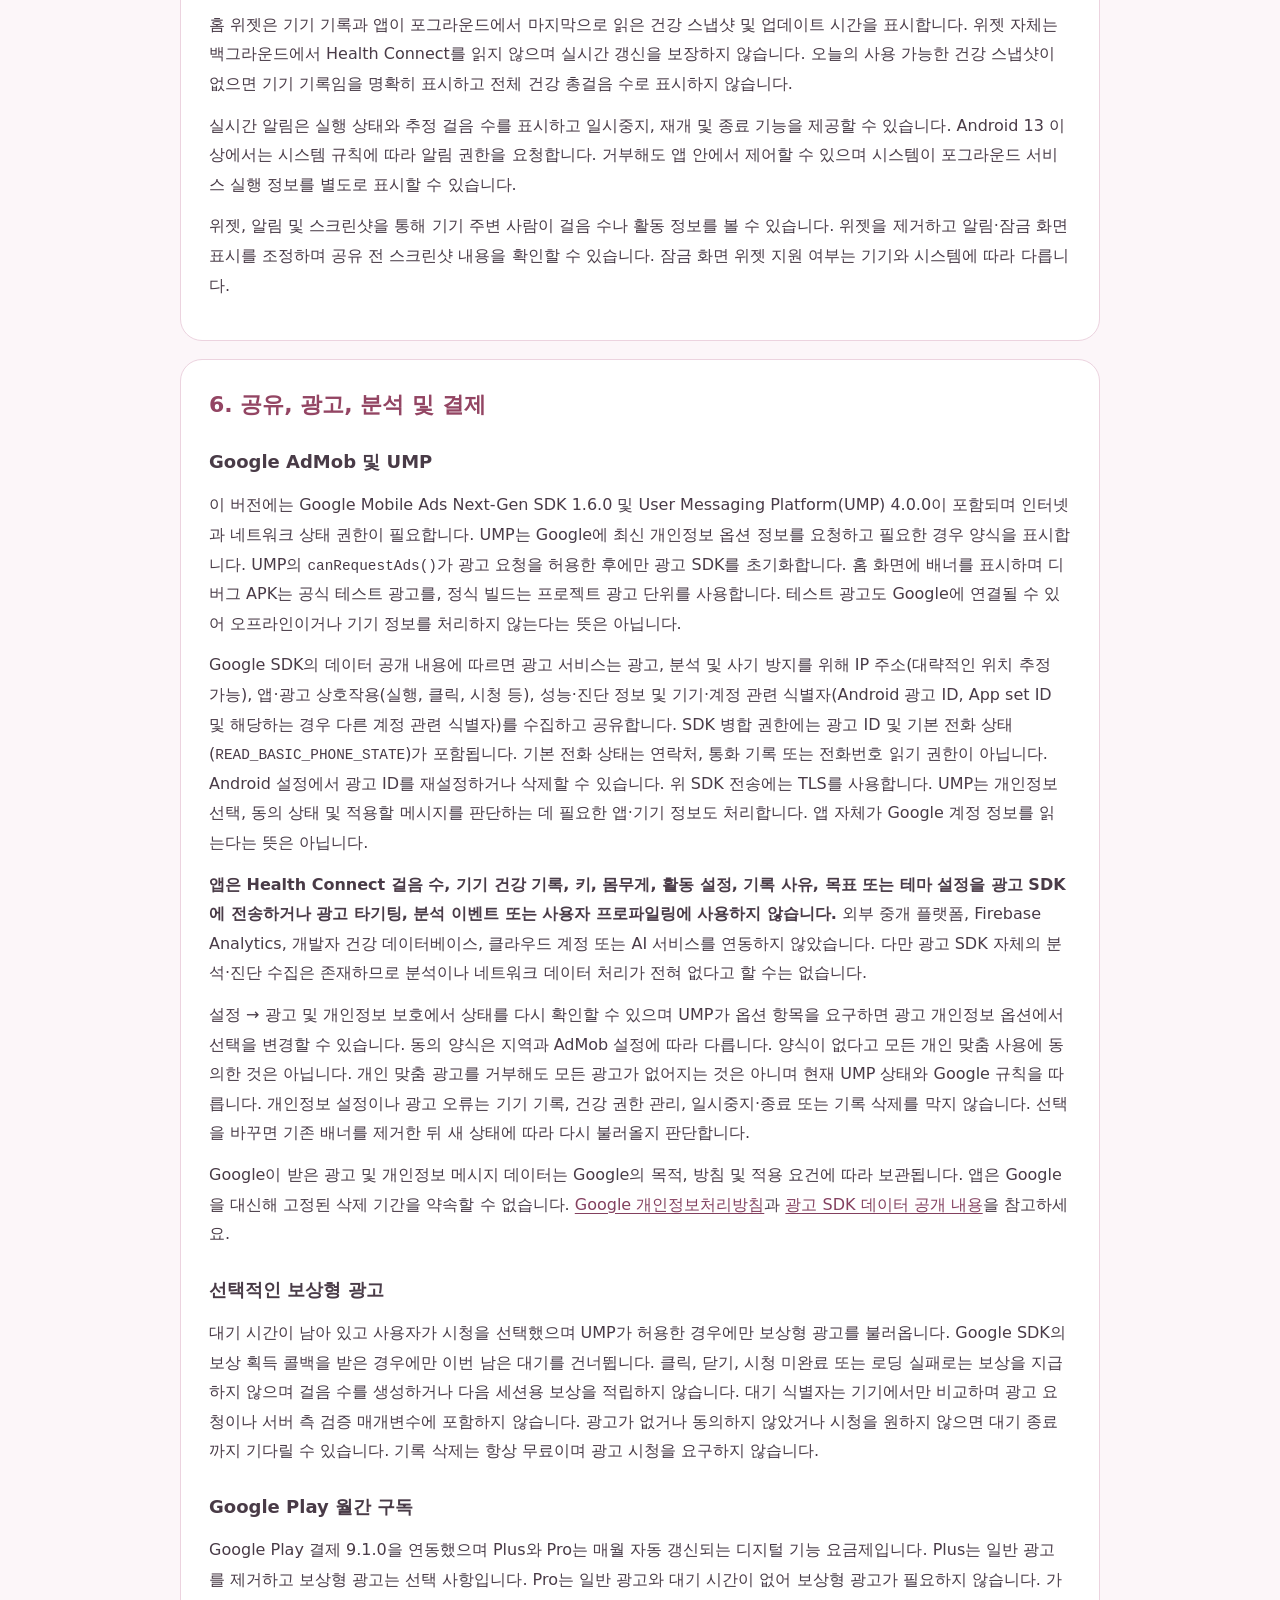
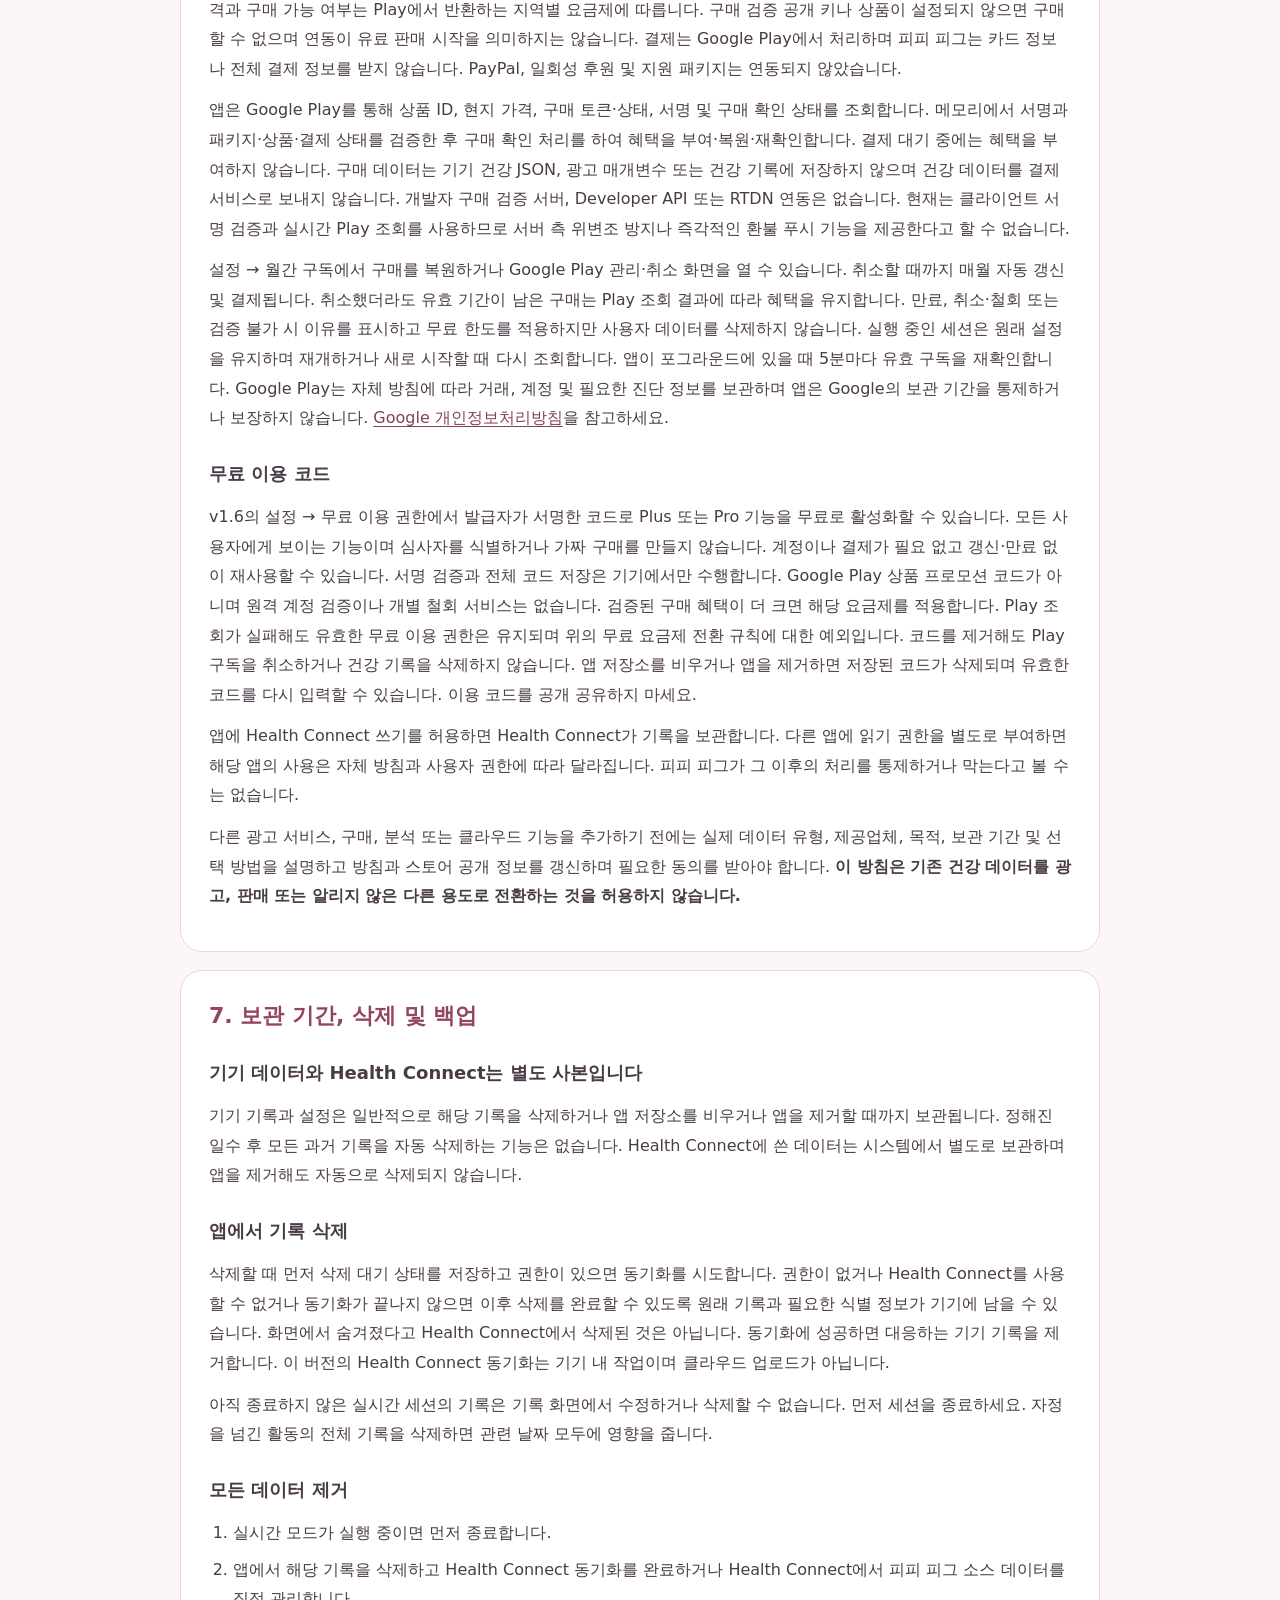
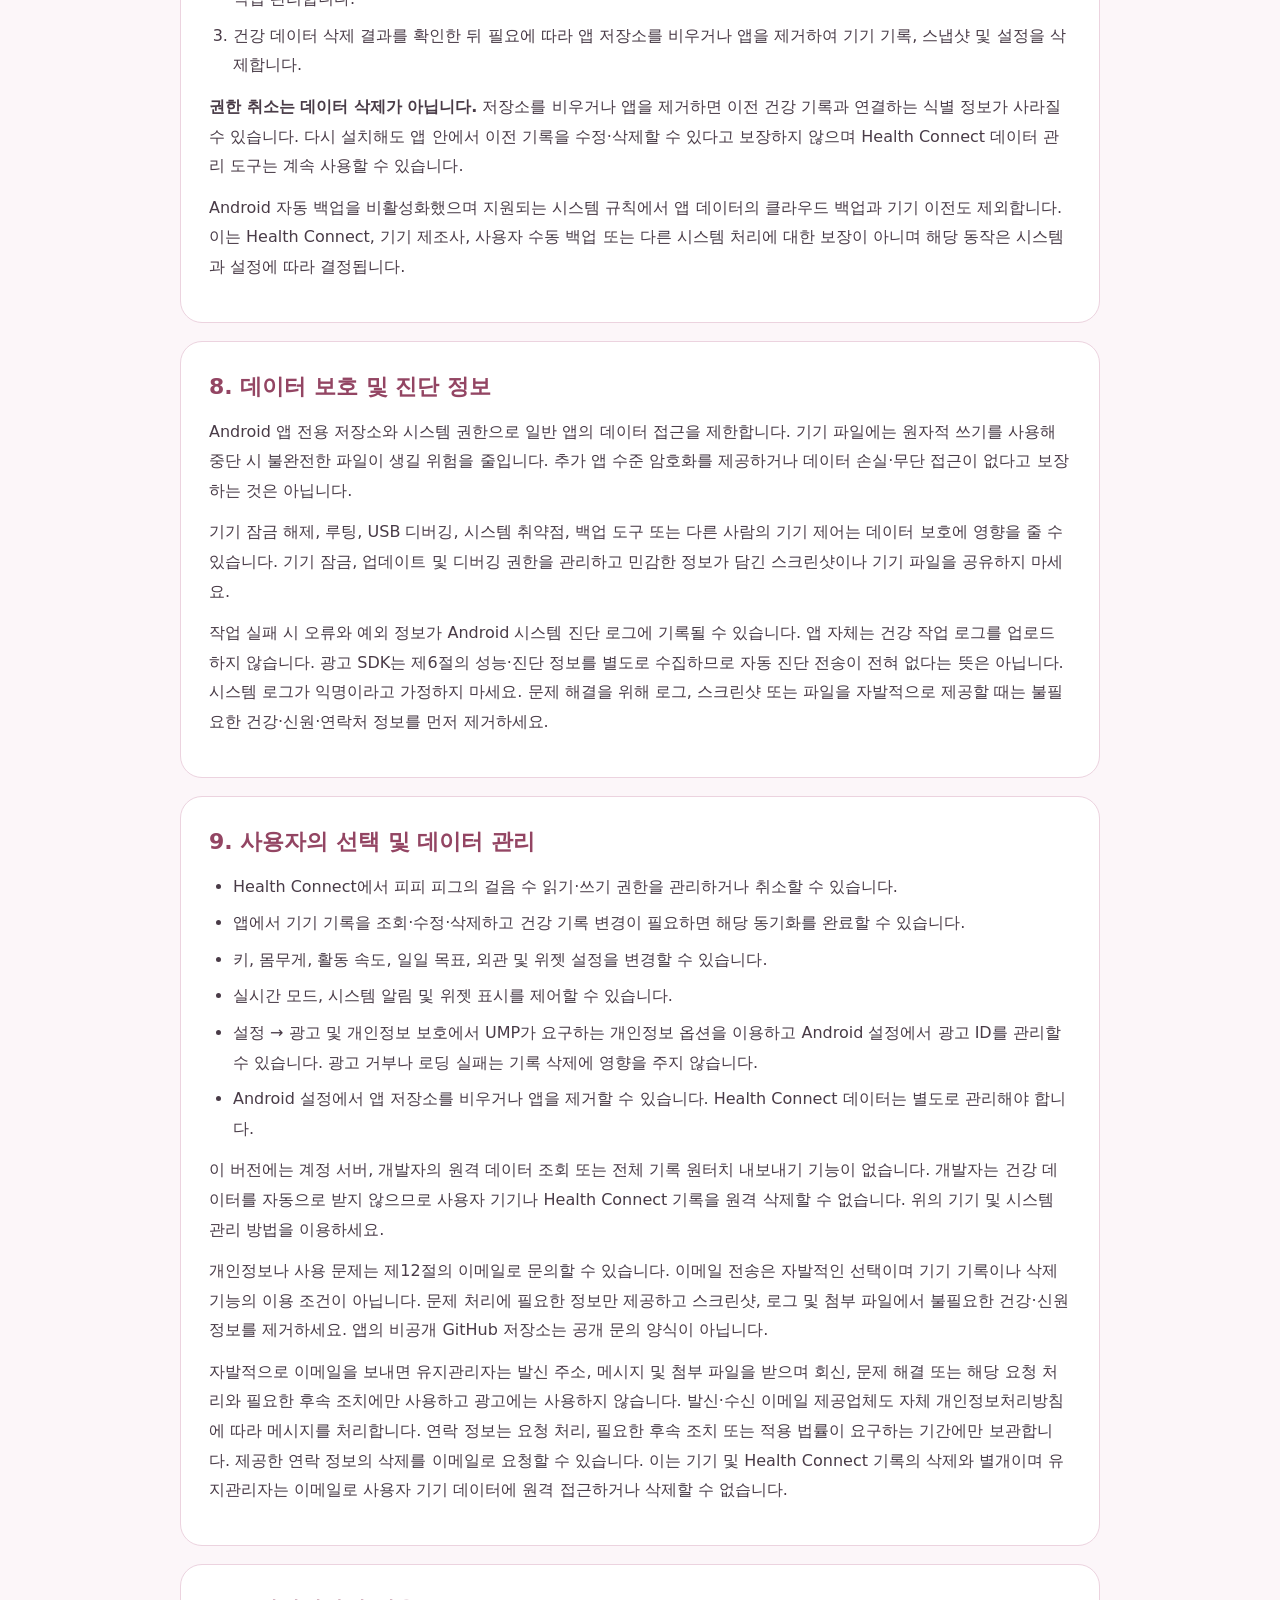
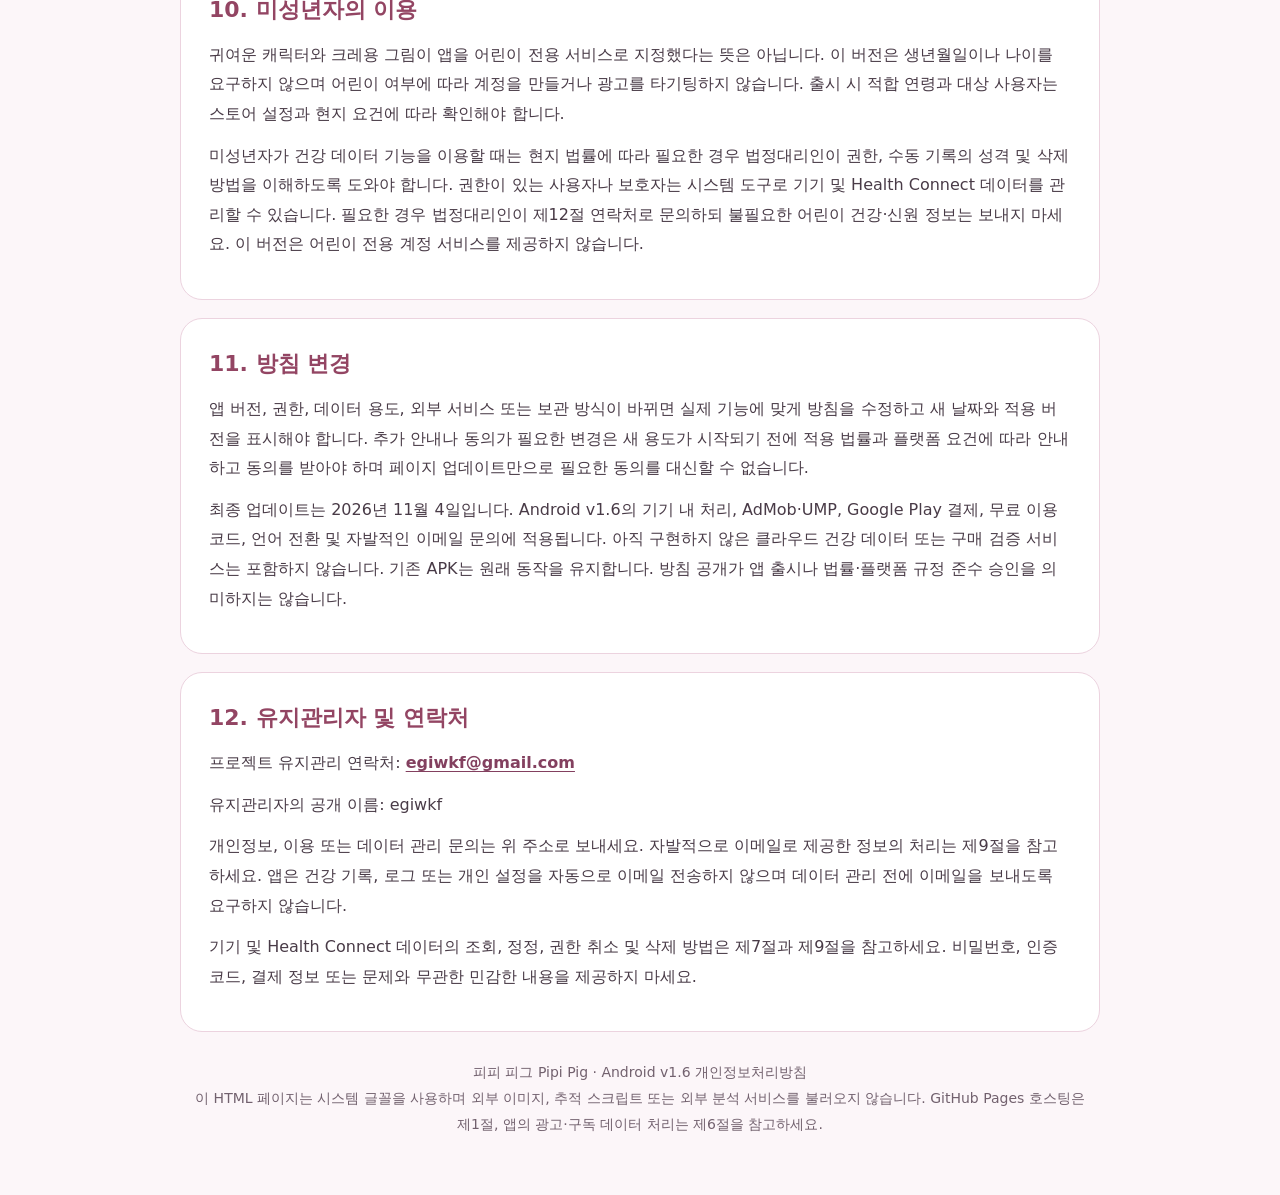
<file: privacy-policy-ko.html>
<!doctype html>
<html lang="ko">
<head>
  <meta charset="utf-8">
  <meta name="viewport" content="width=device-width, initial-scale=1">
  <meta name="description" content="피피 피그 Android v1.6 개인정보처리방침: Health Connect, 기기 데이터, AdMob, UMP, Google Play 결제, 무료 이용 코드, 권한 및 삭제 방법.">
  <title>피피 피그 Pipi Pig | 개인정보처리방침</title>
  <link rel="stylesheet" href="privacy-policy.css">
  <link rel="alternate" hreflang="zh-Hant" href="https://kfal.github.io/pipi-pig-privacy/">
  <link rel="alternate" hreflang="en" href="https://kfal.github.io/pipi-pig-privacy/privacy-policy-en.html">
  <link rel="alternate" hreflang="ko" href="https://kfal.github.io/pipi-pig-privacy/privacy-policy-ko.html">
</head>
<body>
<main>
  <nav class="languages" aria-label="방침 언어 선택">
    <a href="https://kfal.github.io/pipi-pig-privacy/" lang="zh-Hant" hreflang="zh-Hant">繁體中文</a>
    <a href="privacy-policy-en.html" lang="en" hreflang="en">English</a>
    <a href="privacy-policy-ko.html" lang="ko" hreflang="ko" aria-current="page">한국어</a>
  </nav>
  <header>
    <div class="brand">
      <svg viewBox="0 0 100 100" aria-hidden="true" focusable="false">
        <path d="M24 30 Q10 10 24 12 Q36 12 39 27 M68 27 Q79 10 89 16 Q94 23 81 33" fill="#efb5d0" stroke="#796373" stroke-width="3" stroke-linejoin="round"/>
        <path d="M14 49 Q16 23 50 24 Q83 20 89 48 Q99 74 77 89 Q53 101 29 88 Q8 77 14 49Z" fill="#facde0" stroke="#796373" stroke-width="3.5"/>
        <path d="M45 25 Q38 15 46 10 Q58 6 60 16 Q60 23 51 19" fill="none" stroke="#796373" stroke-width="3" stroke-linecap="round"/>
        <circle cx="33" cy="48" r="3.5" fill="#5a4353"/><circle cx="68" cy="48" r="3.5" fill="#5a4353"/>
        <ellipse cx="50" cy="60" rx="14" ry="9" fill="#f1b0cc" stroke="#98758d" stroke-width="2.5"/>
        <ellipse cx="44" cy="60" rx="2" ry="3" fill="#95667f"/><ellipse cx="57" cy="60" rx="2" ry="3" fill="#95667f"/>
        <path d="M43 75 Q51 82 59 74 M24 66L27 63 M73 65L76 62" fill="none" stroke="#796373" stroke-width="2.5" stroke-linecap="round"/>
        <path d="M21 39L27 36 M20 77L27 74 M32 84L39 81 M67 84L75 80 M77 38L82 42" stroke="#fff" stroke-width="2" stroke-linecap="round" opacity=".6"/>
      </svg>
      <span>피피 피그 · Pipi Pig</span>
    </div>
    <h1>개인정보처리방침</h1>
    <p class="meta">최종 업데이트: 2026년 11월 4일<br>적용 범위: Android v1.6 · 패키지 <code>com.pipipig.app</code></p>
    <span class="tag">Health Connect · 광고 및 개인정보 선택 · Google Play 구독</span>
    <div class="summary">
      <strong>건강 데이터는 사용자를 추적하기 위한 도구가 아닙니다.</strong>
      <p>피피 피그는 실제 활동에서 누락된 걸음 수를 보충하고 정리하는 앱입니다. 피피 피그 계정은 필요하지 않으며 건강 데이터를 받는 개발자 서버도 없습니다. Google AdMob, UMP 개인정보 메시지 및 Google Play 결제 SDK가 포함되어 있습니다. Plus와 Pro 월간 구독은 스토어 설정이 완료되어야 구매할 수 있습니다. 무료와 Plus의 보상형 광고는 선택적으로 대기 시간을 건너뛰는 용도이며 걸음 수를 생성하지 않습니다. Pro에는 대기 시간이 없어 보상형 광고가 필요하지 않습니다. 건강 기록은 광고나 구독 검증 서비스에 제공되지 않습니다. Health Connect 접근은 사용자가 허용하며 기기 기록과 Health Connect 데이터는 별도로 저장하고 관리합니다.</p>
    </div>
    <p><button class="print-button" type="button" onclick="window.print()">인쇄 / PDF로 저장</button></p>
  </header>

  <aside class="notice" aria-labelledby="publication-title">
    <h2 id="publication-title">방침 웹사이트 및 앱 버전</h2>
    <p>이 문서는 Health Connect, 광고, 구독, 무료 이용 코드 및 3개 언어 인터페이스를 포함한 Android v1.6의 실제 기능을 설명합니다. 문서가 업데이트되어도 기존에 설치한 APK가 자동으로 업그레이드되지는 않습니다. 프로젝트 유지관리 연락처는 <strong>egiwkf@gmail.com</strong>이며 유지관리자의 공개 이름은 egiwkf입니다. 연락처와 사용자가 자발적으로 보낸 이메일 정보의 처리 방법은 제9절과 제12절에 설명합니다. 연락처를 공개한다고 앱 계정이나 건강 데이터 자동 업로드 기능이 추가되는 것은 아닙니다.</p>
    <p>이 방침은 로그인 없이 읽을 수 있습니다. 방침 공개가 Google Play 정식 출시, 구독 판매 시작 또는 법률·플랫폼 규정 준수 승인을 의미하지는 않습니다. 실제 기능, 광고 및 구매 가능 여부는 설치된 버전과 스토어 설정에 따라 달라집니다.</p>
  </aside>

  <nav aria-label="방침 목차">
    <h2>목차</h2>
    <ul>
      <li><a href="#scope">1. 방침의 적용 범위</a></li>
      <li><a href="#health">2. Health Connect 권한 및 이용 목적</a></li>
      <li><a href="#local">3. 기기에 저장되는 데이터</a></li>
      <li><a href="#realtime">4. 실시간 모드 및 백그라운드 실행</a></li>
      <li><a href="#surfaces">5. 위젯, 알림 및 화면 표시</a></li>
      <li><a href="#sharing">6. 공유, 광고, 분석 및 결제</a></li>
      <li><a href="#retention">7. 보관 기간, 삭제 및 백업</a></li>
      <li><a href="#security">8. 데이터 보호 및 진단 정보</a></li>
      <li><a href="#choices">9. 사용자의 선택 및 데이터 관리</a></li>
      <li><a href="#children">10. 미성년자의 이용</a></li>
      <li><a href="#updates">11. 방침 변경</a></li>
      <li><a href="#contact">12. 유지관리자 및 연락처</a></li>
    </ul>
  </nav>

  <section id="scope" aria-labelledby="scope-title">
    <h2 id="scope-title">1. 방침의 적용 범위</h2>
    <p>이 방침은 피피 피그 Android v1.6가 사용자 입력, Health Connect 걸음 수, 필요한 설정, 무료 이용 코드 및 대기 정보를 기기에서 처리하는 방법, 광고·개인정보 메시지·Google Play 구독 서비스의 데이터 처리, 그리고 유지관리자에게 자발적으로 연락할 때 제공하는 정보의 처리를 설명합니다. 연락처와 공개 이름은 제12절에 명시되어 있습니다. 계정 이름이 확인된 회사명이나 법적 주체의 명칭을 의미하지는 않습니다.</p>
    <p>이 방침이 적용되는 패키지는 <code>com.pipipig.app</code>입니다. 이전 패키지 <code>com.foreststeps.app</code>과 새 패키지는 별도 앱이며 앱 전용 저장소와 Health Connect 데이터 소스도 서로 다릅니다. 이름 변경만으로 이전 기록, 설정 또는 권한이 이전되거나 기존 건강 기록이 다시 작성되지 않습니다. 이 문서는 이미 설치된 이전 앱이 새 패키지로 업데이트되었다는 의미가 아닙니다.</p>
    <p>이 방침은 Android, Google, 기기 제조사, 다른 건강 앱 또는 외부 웹사이트의 개인정보처리방침을 대체하지 않습니다. 사용자가 다른 앱에 권한을 부여하거나 시스템 백업을 이용하거나 외부 웹사이트를 열면 해당 서비스의 방침과 사용자 설정에 따라 데이터가 처리됩니다.</p>
    <p>이 방침 웹사이트는 GitHub Pages에서 호스팅합니다. 페이지를 방문하면 GitHub는 사이트 제공과 보안 유지에 필요한 IP 주소 등의 네트워크 요청 정보를 받습니다. 자세한 내용은 <a href="https://docs.github.com/en/site-policy/privacy-policies/github-general-privacy-statement" target="_blank" rel="noopener noreferrer">GitHub 일반 개인정보처리방침</a>을 참고하세요. 이 페이지는 외부 분석 또는 광고 스크립트를 불러오지 않으며 앱도 건강 기록을 이 웹사이트에 전송하지 않습니다.</p>
    <p>피피 피그는 의료기기가 아닙니다. 수동 걸음 수 기록, 거리 및 칼로리 추정은 의료 진단, 치료 또는 전문가의 조언을 대신하지 않습니다.</p>
  </section>

  <section id="health" aria-labelledby="health-title">
    <h2 id="health-title">2. Health Connect 권한 및 이용 목적</h2>
    <p>피피 피그는 Health Connect의 <strong>걸음 수 읽기 및 쓰기</strong> 권한만 요청합니다. 권한을 거부하거나 시스템에서 허용하는 경우 한 종류만 부여할 수 있습니다. 기기에 기록하는 기능은 계속 사용할 수 있지만 건강 권한이 필요한 기능은 실행되지 않을 수 있습니다.</p>
    <h3>걸음 수 읽기</h3>
    <p>선택한 날짜 또는 읽기 허용 기간의 일일 총걸음 수를 가져와 건강 합계를 표시하고 기기 기록과 구분하며 일일 목표까지 남은 걸음 수를 계산하고 위젯 스냅샷을 업데이트합니다. 합계는 Health Connect 집계 API에서 가져오며 시스템의 데이터 소스 처리 방식을 따릅니다. 기기 기록을 건강 합계에 추가로 더하지 않습니다.</p>
    <p>Health Connect의 키, 몸무게, 심박수, 수면, 위치 경로 또는 다른 건강 데이터 유형을 읽지 않으며 백그라운드 건강 데이터 읽기 권한도 요청하지 않습니다. 조회 가능한 과거 기간은 시스템 버전과 부여한 권한의 제한을 받습니다.</p>
    <h3>쓰기, 수정 및 삭제</h3>
    <p>사용자가 기록을 확인하거나 쓰기 권한을 부여하고 직접 실시간 모드를 시작하면 걸음 수, 시작·종료 시간, 시간대 오프셋, 고정 기록 식별자 및 기록 버전을 Health Connect에 기록합니다. 기록 방식은 <strong>수동 입력</strong>으로 표시되며 시스템은 피피 피그를 데이터 소스로 표시합니다.</p>
    <p>이 버전은 추정 거리, 칼로리, 활동 종류, 달리기 속도, 키, 몸무게, 일일 목표, 기록 사유 또는 테마 색상을 Health Connect에 쓰지 않으며 기기 모델, 제조사 또는 하드웨어 식별자를 자체적으로 첨부하지 않습니다.</p>
    <p>수정과 삭제는 피피 피그가 만들었고 기기에 대응 식별 정보가 남아 있는 기록에만 적용됩니다. 다른 앱이나 기기에서 만든 걸음 수는 삭제하지 않습니다. 다른 앱이 수동 기록을 읽거나 인정하거나 사용하는지는 해당 앱의 규칙과 사용자가 부여한 권한에 달려 있으며 피피 피그는 반영을 보장하지 않습니다.</p>
    <p>Health Connect 데이터는 위에 설명한 사용자에게 보이는 기능에만 사용합니다. 광고, 사용자 프로파일링, 신용 또는 보험 평가에 사용하거나 판매하거나 데이터 중개업체에 제공하지 않습니다. Google의 처리 방법은 <a href="https://support.google.com/android/answer/12201227" target="_blank" rel="noopener noreferrer">Health Connect 도움말</a> 및 <a href="https://policies.google.com/privacy" target="_blank" rel="noopener noreferrer">Google 개인정보처리방침</a>을 참고하세요.</p>
  </section>

  <section id="local" aria-labelledby="local-title">
    <h2 id="local-title">3. 기기에 저장되는 데이터</h2>
    <p>기록, 보고서, 설정 및 중단 복구 기능을 위해 다음 정보를 앱 전용 저장소에 보관합니다.</p>
    <ul>
      <li><strong>활동 기록:</strong> 걸음 수, 시작·종료 시간, 시간대, 활동 종류, 추정 거리와 칼로리 및 사용자가 입력한 기록 사유.</li>
      <li><strong>동기화 정보:</strong> 각 기록의 무작위 식별자, 버전 및 쓰기 대기·동기화 완료·삭제 대기 상태. 재시도 시 중복을 방지하고 수정·삭제 대상을 찾는 데 사용합니다.</li>
      <li><strong>활동 설정:</strong> 선택 입력한 키, 직접 입력하거나 기본값을 사용하는 몸무게, 일일 목표 걸음 수 및 달리기 추정 속도. Health Connect에서 읽은 실측값이 아닙니다.</li>
      <li><strong>실시간 세션:</strong> 분당 걸음 수, 쓰기 간격, 유효 시간, 세션 식별자, 시작 시간, 유효 실행 시간, 누적 걸음 수, 배치 번호, 실행 상태, 중단 안내 및 해당 세션 종료 후 적용되는 대기 규칙.</li>
      <li><strong>대기 상태:</strong> 종료된 세션의 식별자, 대기 시작 시각, 단조 시계 시간 및 부팅 횟수. 앱 재실행이나 기기 재부팅 후 5분 대기를 복원하는 데 사용합니다. 건너뛰면 이번 대기만 제거하며 다음 세션용 보상을 적립하지 않습니다.</li>
      <li><strong>외관 및 위젯 설정:</strong> 테마, 사용자 지정 HEX 색상 및 위젯에 피피 피그를 표시할지 여부.</li>
      <li><strong>무료 이용 코드:</strong> 사용자가 직접 입력한 발급자 서명 Plus/Pro 코드를 앱 전용 설정에 저장하며 앱 재시작 시 오프라인으로 다시 검증합니다. 광고, Google Play 또는 개발자 서버에 보내지 않습니다.</li>
      <li><strong>설치 식별자:</strong> 최초 데이터 초기화 시 무작위로 생성하여 기기에 저장하며 설치 및 날짜에 따라 응원 문구를 선택합니다. 광고 ID, 전화번호 또는 하드웨어 일련번호가 아니며 앱 간 추적에 사용하지 않습니다.</li>
      <li><strong>위젯 스냅샷:</strong> 최근 30일간 기기 기록의 걸음 수와 기록 개수, 마지막으로 읽은 일일 건강 걸음 수와 업데이트 시간, 건강 스냅샷 표시 가능 여부 및 표시에 필요한 문구 선택·색상 설정.</li>
    </ul>
    <p>읽은 건강 합계는 앱 실행 중 메모리에 일시적으로 남을 수도 있습니다. 이 버전은 위 데이터를 개발자 서버, 분석 플랫폼, 광고 서비스 또는 외부 AI에 자동 전송하지 않습니다.</p>
    <p>앱 계정을 요구하지 않으며 이름, 생년월일, 전화번호 또는 연락처 목록을 요청하지 않습니다. 위치, 카메라, 마이크 또는 사진 접근 권한도 요청하지 않습니다. 기록 사유에 활동과 무관한 신분증 번호, 금융 정보 또는 기타 민감한 내용을 입력하지 마세요.</p>
    <p>v1.5는 번체 중국어, 영어 및 한국어 인터페이스를 제공하며 기기 또는 시스템의 앱 언어 설정을 따릅니다. 언어를 바꾸어도 기존 걸음 수, 기록 사유 또는 개인 설정을 수정하거나 Health Connect에 다시 쓰지 않습니다. 저장된 사유와 과거 메시지는 원문을 유지합니다.</p>
  </section>

  <section id="realtime" aria-labelledby="realtime-title">
    <h2 id="realtime-title">4. 실시간 모드 및 백그라운드 실행</h2>
    <p>실시간 모드는 설정한 분당 걸음 수, 쓰기 간격 및 유효 시간을 기준으로 기기에서 분할 기록을 계산합니다. 센서 기반 걸음 수 측정이나 외부 AI 서비스가 아닙니다. 실제로 발생한 활동만 기록하고 추정 데이터를 기기 실측값으로 취급하지 마세요.</p>
    <p>시작하려면 Health Connect 걸음 수 쓰기 권한이 필요합니다. 시작, 일시중지, 재개 또는 종료할 수 있습니다. 일시중지하면 유효 시간 카운트다운과 걸음 수 추정이 멈추며 중지된 시간은 활동에 포함하지 않습니다. 일시중지, 종료 또는 시간 만료 시 남은 부분 간격을 저장하고 쓰기를 시도합니다.</p>
    <p>무료는 분당 최대 150걸음, 최소 60초 간격, 최대 5분입니다. Plus는 분당 최대 200걸음, 최소 30초 간격, 최대 30분입니다. 무료와 Plus는 자연 종료 또는 조기 종료 후 5분간 대기합니다. 일시중지로 새 대기가 생기거나 유효 시간이 초기화되지 않습니다. 무료로 기다리거나 선택적으로 보상형 광고를 시청해 건너뛸 수 있습니다. Pro는 분당 최대 300걸음, 최소 10초 간격, 최대 240분이며 대기나 보상형 광고가 필요하지 않고 이전에 남은 대기도 시작을 막지 않습니다. 새로 시작하거나 재개할 때 요금제를 다시 확인합니다. 실행 중인 세션은 시작 시 허용된 설정과 대기 규칙으로 완료되며 기존 기록은 수정하지 않습니다.</p>
    <p>다른 앱을 사용하거나 화면을 꺼도 실행할 수 있도록 포그라운드 동기화 서비스, 해당 알림 및 시간 제한이 있는 절전 방지 잠금을 사용합니다. 잠금은 실행 중에만 유지되며 배터리 사용량이 늘어날 수 있습니다. 다른 건강 데이터를 백그라운드에서 읽는 데 사용하지 않습니다.</p>
    <p>강제 종료, 재부팅, 시스템·제조사 제한, 권한 취소 또는 동기화 오류로 실행이 중단될 수 있습니다. 마지막으로 성공적으로 저장한 기록과 체크포인트를 보존하여 복구하며 중단되어 저장되지 않은 시간은 자동으로 보충하지 않습니다. 지속적인 백그라운드 실행을 무조건 보장하지는 않습니다.</p>
  </section>

  <section id="surfaces" aria-labelledby="surfaces-title">
    <h2 id="surfaces-title">5. 위젯, 알림 및 화면 표시</h2>
    <p>홈 위젯은 기기 기록과 앱이 포그라운드에서 마지막으로 읽은 건강 스냅샷 및 업데이트 시간을 표시합니다. 위젯 자체는 백그라운드에서 Health Connect를 읽지 않으며 실시간 갱신을 보장하지 않습니다. 오늘의 사용 가능한 건강 스냅샷이 없으면 기기 기록임을 명확히 표시하고 전체 건강 총걸음 수로 표시하지 않습니다.</p>
    <p>실시간 알림은 실행 상태와 추정 걸음 수를 표시하고 일시중지, 재개 및 종료 기능을 제공할 수 있습니다. Android 13 이상에서는 시스템 규칙에 따라 알림 권한을 요청합니다. 거부해도 앱 안에서 제어할 수 있으며 시스템이 포그라운드 서비스 실행 정보를 별도로 표시할 수 있습니다.</p>
    <p>위젯, 알림 및 스크린샷을 통해 기기 주변 사람이 걸음 수나 활동 정보를 볼 수 있습니다. 위젯을 제거하고 알림·잠금 화면 표시를 조정하며 공유 전 스크린샷 내용을 확인할 수 있습니다. 잠금 화면 위젯 지원 여부는 기기와 시스템에 따라 다릅니다.</p>
  </section>

  <section id="sharing" aria-labelledby="sharing-title">
    <h2 id="sharing-title">6. 공유, 광고, 분석 및 결제</h2>
    <h3>Google AdMob 및 UMP</h3>
    <p>이 버전에는 Google Mobile Ads Next-Gen SDK 1.6.0 및 User Messaging Platform(UMP) 4.0.0이 포함되며 인터넷과 네트워크 상태 권한이 필요합니다. UMP는 Google에 최신 개인정보 옵션 정보를 요청하고 필요한 경우 양식을 표시합니다. UMP의 <code>canRequestAds()</code>가 광고 요청을 허용한 후에만 광고 SDK를 초기화합니다. 홈 화면에 배너를 표시하며 디버그 APK는 공식 테스트 광고를, 정식 빌드는 프로젝트 광고 단위를 사용합니다. 테스트 광고도 Google에 연결될 수 있어 오프라인이거나 기기 정보를 처리하지 않는다는 뜻은 아닙니다.</p>
    <p>Google SDK의 데이터 공개 내용에 따르면 광고 서비스는 광고, 분석 및 사기 방지를 위해 IP 주소(대략적인 위치 추정 가능), 앱·광고 상호작용(실행, 클릭, 시청 등), 성능·진단 정보 및 기기·계정 관련 식별자(Android 광고 ID, App set ID 및 해당하는 경우 다른 계정 관련 식별자)를 수집하고 공유합니다. SDK 병합 권한에는 광고 ID 및 기본 전화 상태(<code>READ_BASIC_PHONE_STATE</code>)가 포함됩니다. 기본 전화 상태는 연락처, 통화 기록 또는 전화번호 읽기 권한이 아닙니다. Android 설정에서 광고 ID를 재설정하거나 삭제할 수 있습니다. 위 SDK 전송에는 TLS를 사용합니다. UMP는 개인정보 선택, 동의 상태 및 적용할 메시지를 판단하는 데 필요한 앱·기기 정보도 처리합니다. 앱 자체가 Google 계정 정보를 읽는다는 뜻은 아닙니다.</p>
    <p><strong>앱은 Health Connect 걸음 수, 기기 건강 기록, 키, 몸무게, 활동 설정, 기록 사유, 목표 또는 테마 설정을 광고 SDK에 전송하거나 광고 타기팅, 분석 이벤트 또는 사용자 프로파일링에 사용하지 않습니다.</strong> 외부 중개 플랫폼, Firebase Analytics, 개발자 건강 데이터베이스, 클라우드 계정 또는 AI 서비스를 연동하지 않았습니다. 다만 광고 SDK 자체의 분석·진단 수집은 존재하므로 분석이나 네트워크 데이터 처리가 전혀 없다고 할 수는 없습니다.</p>
    <p>설정 → 광고 및 개인정보 보호에서 상태를 다시 확인할 수 있으며 UMP가 옵션 항목을 요구하면 광고 개인정보 옵션에서 선택을 변경할 수 있습니다. 동의 양식은 지역과 AdMob 설정에 따라 다릅니다. 양식이 없다고 모든 개인 맞춤 사용에 동의한 것은 아닙니다. 개인 맞춤 광고를 거부해도 모든 광고가 없어지는 것은 아니며 현재 UMP 상태와 Google 규칙을 따릅니다. 개인정보 설정이나 광고 오류는 기기 기록, 건강 권한 관리, 일시중지·종료 또는 기록 삭제를 막지 않습니다. 선택을 바꾸면 기존 배너를 제거한 뒤 새 상태에 따라 다시 불러올지 판단합니다.</p>
    <p>Google이 받은 광고 및 개인정보 메시지 데이터는 Google의 목적, 방침 및 적용 요건에 따라 보관됩니다. 앱은 Google을 대신해 고정된 삭제 기간을 약속할 수 없습니다. <a href="https://policies.google.com/privacy" target="_blank" rel="noopener noreferrer">Google 개인정보처리방침</a>과 <a href="https://developers.google.com/admob/android/next-gen/privacy/play-data-disclosure" target="_blank" rel="noopener noreferrer">광고 SDK 데이터 공개 내용</a>을 참고하세요.</p>
    <h3>선택적인 보상형 광고</h3>
    <p>대기 시간이 남아 있고 사용자가 시청을 선택했으며 UMP가 허용한 경우에만 보상형 광고를 불러옵니다. Google SDK의 보상 획득 콜백을 받은 경우에만 이번 남은 대기를 건너뜁니다. 클릭, 닫기, 시청 미완료 또는 로딩 실패로는 보상을 지급하지 않으며 걸음 수를 생성하거나 다음 세션용 보상을 적립하지 않습니다. 대기 식별자는 기기에서만 비교하며 광고 요청이나 서버 측 검증 매개변수에 포함하지 않습니다. 광고가 없거나 동의하지 않았거나 시청을 원하지 않으면 대기 종료까지 기다릴 수 있습니다. 기록 삭제는 항상 무료이며 광고 시청을 요구하지 않습니다.</p>
    <h3>Google Play 월간 구독</h3>
    <p>Google Play 결제 9.1.0을 연동했으며 Plus와 Pro는 매월 자동 갱신되는 디지털 기능 요금제입니다. Plus는 일반 광고를 제거하고 보상형 광고는 선택 사항입니다. Pro는 일반 광고와 대기 시간이 없어 보상형 광고가 필요하지 않습니다. 가격과 구매 가능 여부는 Play에서 반환하는 지역별 요금제에 따릅니다. 구매 검증 공개 키나 상품이 설정되지 않으면 구매할 수 없으며 연동이 유료 판매 시작을 의미하지는 않습니다. 결제는 Google Play에서 처리하며 피피 피그는 카드 정보나 전체 결제 정보를 받지 않습니다. PayPal, 일회성 후원 및 지원 패키지는 연동되지 않았습니다.</p>
    <p>앱은 Google Play를 통해 상품 ID, 현지 가격, 구매 토큰·상태, 서명 및 구매 확인 상태를 조회합니다. 메모리에서 서명과 패키지·상품·결제 상태를 검증한 후 구매 확인 처리를 하여 혜택을 부여·복원·재확인합니다. 결제 대기 중에는 혜택을 부여하지 않습니다. 구매 데이터는 기기 건강 JSON, 광고 매개변수 또는 건강 기록에 저장하지 않으며 건강 데이터를 결제 서비스로 보내지 않습니다. 개발자 구매 검증 서버, Developer API 또는 RTDN 연동은 없습니다. 현재는 클라이언트 서명 검증과 실시간 Play 조회를 사용하므로 서버 측 위변조 방지나 즉각적인 환불 푸시 기능을 제공한다고 할 수 없습니다.</p>
    <p>설정 → 월간 구독에서 구매를 복원하거나 Google Play 관리·취소 화면을 열 수 있습니다. 취소할 때까지 매월 자동 갱신 및 결제됩니다. 취소했더라도 유효 기간이 남은 구매는 Play 조회 결과에 따라 혜택을 유지합니다. 만료, 취소·철회 또는 검증 불가 시 이유를 표시하고 무료 한도를 적용하지만 사용자 데이터를 삭제하지 않습니다. 실행 중인 세션은 원래 설정을 유지하며 재개하거나 새로 시작할 때 다시 조회합니다. 앱이 포그라운드에 있을 때 5분마다 유효 구독을 재확인합니다. Google Play는 자체 방침에 따라 거래, 계정 및 필요한 진단 정보를 보관하며 앱은 Google의 보관 기간을 통제하거나 보장하지 않습니다. <a href="https://policies.google.com/privacy" target="_blank" rel="noopener noreferrer">Google 개인정보처리방침</a>을 참고하세요.</p>
    <h3>무료 이용 코드</h3>
    <p>v1.6의 설정 → 무료 이용 권한에서 발급자가 서명한 코드로 Plus 또는 Pro 기능을 무료로 활성화할 수 있습니다. 모든 사용자에게 보이는 기능이며 심사자를 식별하거나 가짜 구매를 만들지 않습니다. 계정이나 결제가 필요 없고 갱신·만료 없이 재사용할 수 있습니다. 서명 검증과 전체 코드 저장은 기기에서만 수행합니다. Google Play 상품 프로모션 코드가 아니며 원격 계정 검증이나 개별 철회 서비스는 없습니다. 검증된 구매 혜택이 더 크면 해당 요금제를 적용합니다. Play 조회가 실패해도 유효한 무료 이용 권한은 유지되며 위의 무료 요금제 전환 규칙에 대한 예외입니다. 코드를 제거해도 Play 구독을 취소하거나 건강 기록을 삭제하지 않습니다. 앱 저장소를 비우거나 앱을 제거하면 저장된 코드가 삭제되며 유효한 코드를 다시 입력할 수 있습니다. 이용 코드를 공개 공유하지 마세요.</p>
    <p>앱에 Health Connect 쓰기를 허용하면 Health Connect가 기록을 보관합니다. 다른 앱에 읽기 권한을 별도로 부여하면 해당 앱의 사용은 자체 방침과 사용자 권한에 따라 달라집니다. 피피 피그가 그 이후의 처리를 통제하거나 막는다고 볼 수는 없습니다.</p>
    <p>다른 광고 서비스, 구매, 분석 또는 클라우드 기능을 추가하기 전에는 실제 데이터 유형, 제공업체, 목적, 보관 기간 및 선택 방법을 설명하고 방침과 스토어 공개 정보를 갱신하며 필요한 동의를 받아야 합니다. <strong>이 방침은 기존 건강 데이터를 광고, 판매 또는 알리지 않은 다른 용도로 전환하는 것을 허용하지 않습니다.</strong></p>
  </section>

  <section id="retention" aria-labelledby="retention-title">
    <h2 id="retention-title">7. 보관 기간, 삭제 및 백업</h2>
    <h3>기기 데이터와 Health Connect는 별도 사본입니다</h3>
    <p>기기 기록과 설정은 일반적으로 해당 기록을 삭제하거나 앱 저장소를 비우거나 앱을 제거할 때까지 보관됩니다. 정해진 일수 후 모든 과거 기록을 자동 삭제하는 기능은 없습니다. Health Connect에 쓴 데이터는 시스템에서 별도로 보관하며 앱을 제거해도 자동으로 삭제되지 않습니다.</p>
    <h3>앱에서 기록 삭제</h3>
    <p>삭제할 때 먼저 삭제 대기 상태를 저장하고 권한이 있으면 동기화를 시도합니다. 권한이 없거나 Health Connect를 사용할 수 없거나 동기화가 끝나지 않으면 이후 삭제를 완료할 수 있도록 원래 기록과 필요한 식별 정보가 기기에 남을 수 있습니다. 화면에서 숨겨졌다고 Health Connect에서 삭제된 것은 아닙니다. 동기화에 성공하면 대응하는 기기 기록을 제거합니다. 이 버전의 Health Connect 동기화는 기기 내 작업이며 클라우드 업로드가 아닙니다.</p>
    <p>아직 종료하지 않은 실시간 세션의 기록은 기록 화면에서 수정하거나 삭제할 수 없습니다. 먼저 세션을 종료하세요. 자정을 넘긴 활동의 전체 기록을 삭제하면 관련 날짜 모두에 영향을 줍니다.</p>
    <h3>모든 데이터 제거</h3>
    <ol>
      <li>실시간 모드가 실행 중이면 먼저 종료합니다.</li>
      <li>앱에서 해당 기록을 삭제하고 Health Connect 동기화를 완료하거나 Health Connect에서 피피 피그 소스 데이터를 직접 관리합니다.</li>
      <li>건강 데이터 삭제 결과를 확인한 뒤 필요에 따라 앱 저장소를 비우거나 앱을 제거하여 기기 기록, 스냅샷 및 설정을 삭제합니다.</li>
    </ol>
    <p><strong>권한 취소는 데이터 삭제가 아닙니다.</strong> 저장소를 비우거나 앱을 제거하면 이전 건강 기록과 연결하는 식별 정보가 사라질 수 있습니다. 다시 설치해도 앱 안에서 이전 기록을 수정·삭제할 수 있다고 보장하지 않으며 Health Connect 데이터 관리 도구는 계속 사용할 수 있습니다.</p>
    <p>Android 자동 백업을 비활성화했으며 지원되는 시스템 규칙에서 앱 데이터의 클라우드 백업과 기기 이전도 제외합니다. 이는 Health Connect, 기기 제조사, 사용자 수동 백업 또는 다른 시스템 처리에 대한 보장이 아니며 해당 동작은 시스템과 설정에 따라 결정됩니다.</p>
  </section>

  <section id="security" aria-labelledby="security-title">
    <h2 id="security-title">8. 데이터 보호 및 진단 정보</h2>
    <p>Android 앱 전용 저장소와 시스템 권한으로 일반 앱의 데이터 접근을 제한합니다. 기기 파일에는 원자적 쓰기를 사용해 중단 시 불완전한 파일이 생길 위험을 줄입니다. 추가 앱 수준 암호화를 제공하거나 데이터 손실·무단 접근이 없다고 보장하는 것은 아닙니다.</p>
    <p>기기 잠금 해제, 루팅, USB 디버깅, 시스템 취약점, 백업 도구 또는 다른 사람의 기기 제어는 데이터 보호에 영향을 줄 수 있습니다. 기기 잠금, 업데이트 및 디버깅 권한을 관리하고 민감한 정보가 담긴 스크린샷이나 기기 파일을 공유하지 마세요.</p>
    <p>작업 실패 시 오류와 예외 정보가 Android 시스템 진단 로그에 기록될 수 있습니다. 앱 자체는 건강 작업 로그를 업로드하지 않습니다. 광고 SDK는 제6절의 성능·진단 정보를 별도로 수집하므로 자동 진단 전송이 전혀 없다는 뜻은 아닙니다. 시스템 로그가 익명이라고 가정하지 마세요. 문제 해결을 위해 로그, 스크린샷 또는 파일을 자발적으로 제공할 때는 불필요한 건강·신원·연락처 정보를 먼저 제거하세요.</p>
  </section>

  <section id="choices" aria-labelledby="choices-title">
    <h2 id="choices-title">9. 사용자의 선택 및 데이터 관리</h2>
    <ul>
      <li>Health Connect에서 피피 피그의 걸음 수 읽기·쓰기 권한을 관리하거나 취소할 수 있습니다.</li>
      <li>앱에서 기기 기록을 조회·수정·삭제하고 건강 기록 변경이 필요하면 해당 동기화를 완료할 수 있습니다.</li>
      <li>키, 몸무게, 활동 속도, 일일 목표, 외관 및 위젯 설정을 변경할 수 있습니다.</li>
      <li>실시간 모드, 시스템 알림 및 위젯 표시를 제어할 수 있습니다.</li>
      <li>설정 → 광고 및 개인정보 보호에서 UMP가 요구하는 개인정보 옵션을 이용하고 Android 설정에서 광고 ID를 관리할 수 있습니다. 광고 거부나 로딩 실패는 기록 삭제에 영향을 주지 않습니다.</li>
      <li>Android 설정에서 앱 저장소를 비우거나 앱을 제거할 수 있습니다. Health Connect 데이터는 별도로 관리해야 합니다.</li>
    </ul>
    <p>이 버전에는 계정 서버, 개발자의 원격 데이터 조회 또는 전체 기록 원터치 내보내기 기능이 없습니다. 개발자는 건강 데이터를 자동으로 받지 않으므로 사용자 기기나 Health Connect 기록을 원격 삭제할 수 없습니다. 위의 기기 및 시스템 관리 방법을 이용하세요.</p>
    <p>개인정보나 사용 문제는 제12절의 이메일로 문의할 수 있습니다. 이메일 전송은 자발적인 선택이며 기기 기록이나 삭제 기능의 이용 조건이 아닙니다. 문제 처리에 필요한 정보만 제공하고 스크린샷, 로그 및 첨부 파일에서 불필요한 건강·신원 정보를 제거하세요. 앱의 비공개 GitHub 저장소는 공개 문의 양식이 아닙니다.</p>
    <p>자발적으로 이메일을 보내면 유지관리자는 발신 주소, 메시지 및 첨부 파일을 받으며 회신, 문제 해결 또는 해당 요청 처리와 필요한 후속 조치에만 사용하고 광고에는 사용하지 않습니다. 발신·수신 이메일 제공업체도 자체 개인정보처리방침에 따라 메시지를 처리합니다. 연락 정보는 요청 처리, 필요한 후속 조치 또는 적용 법률이 요구하는 기간에만 보관합니다. 제공한 연락 정보의 삭제를 이메일로 요청할 수 있습니다. 이는 기기 및 Health Connect 기록의 삭제와 별개이며 유지관리자는 이메일로 사용자 기기 데이터에 원격 접근하거나 삭제할 수 없습니다.</p>
  </section>

  <section id="children" aria-labelledby="children-title">
    <h2 id="children-title">10. 미성년자의 이용</h2>
    <p>귀여운 캐릭터와 크레용 그림이 앱을 어린이 전용 서비스로 지정했다는 뜻은 아닙니다. 이 버전은 생년월일이나 나이를 요구하지 않으며 어린이 여부에 따라 계정을 만들거나 광고를 타기팅하지 않습니다. 출시 시 적합 연령과 대상 사용자는 스토어 설정과 현지 요건에 따라 확인해야 합니다.</p>
    <p>미성년자가 건강 데이터 기능을 이용할 때는 현지 법률에 따라 필요한 경우 법정대리인이 권한, 수동 기록의 성격 및 삭제 방법을 이해하도록 도와야 합니다. 권한이 있는 사용자나 보호자는 시스템 도구로 기기 및 Health Connect 데이터를 관리할 수 있습니다. 필요한 경우 법정대리인이 제12절 연락처로 문의하되 불필요한 어린이 건강·신원 정보는 보내지 마세요. 이 버전은 어린이 전용 계정 서비스를 제공하지 않습니다.</p>
  </section>

  <section id="updates" aria-labelledby="updates-title">
    <h2 id="updates-title">11. 방침 변경</h2>
    <p>앱 버전, 권한, 데이터 용도, 외부 서비스 또는 보관 방식이 바뀌면 실제 기능에 맞게 방침을 수정하고 새 날짜와 적용 버전을 표시해야 합니다. 추가 안내나 동의가 필요한 변경은 새 용도가 시작되기 전에 적용 법률과 플랫폼 요건에 따라 안내하고 동의를 받아야 하며 페이지 업데이트만으로 필요한 동의를 대신할 수 없습니다.</p>
    <p>최종 업데이트는 2026년 11월 4일입니다. Android v1.6의 기기 내 처리, AdMob·UMP, Google Play 결제, 무료 이용 코드, 언어 전환 및 자발적인 이메일 문의에 적용됩니다. 아직 구현하지 않은 클라우드 건강 데이터 또는 구매 검증 서비스는 포함하지 않습니다. 기존 APK는 원래 동작을 유지합니다. 방침 공개가 앱 출시나 법률·플랫폼 규정 준수 승인을 의미하지는 않습니다.</p>
  </section>

  <section id="contact" aria-labelledby="contact-title">
    <h2 id="contact-title">12. 유지관리자 및 연락처</h2>
    <p>프로젝트 유지관리 연락처: <strong><a href="mailto:egiwkf@gmail.com">egiwkf@gmail.com</a></strong></p>
    <p>유지관리자의 공개 이름: egiwkf</p>
    <p>개인정보, 이용 또는 데이터 관리 문의는 위 주소로 보내세요. 자발적으로 이메일로 제공한 정보의 처리는 제9절을 참고하세요. 앱은 건강 기록, 로그 또는 개인 설정을 자동으로 이메일 전송하지 않으며 데이터 관리 전에 이메일을 보내도록 요구하지 않습니다.</p>
    <p>기기 및 Health Connect 데이터의 조회, 정정, 권한 취소 및 삭제 방법은 제7절과 제9절을 참고하세요. 비밀번호, 인증 코드, 결제 정보 또는 문제와 무관한 민감한 내용을 제공하지 마세요.</p>
  </section>

  <footer>피피 피그 Pipi Pig · Android v1.6 개인정보처리방침<br>이 HTML 페이지는 시스템 글꼴을 사용하며 외부 이미지, 추적 스크립트 또는 외부 분석 서비스를 불러오지 않습니다. GitHub Pages 호스팅은 제1절, 앱의 광고·구독 데이터 처리는 제6절을 참고하세요.</footer>
</main>
</body>
</html>
</file>
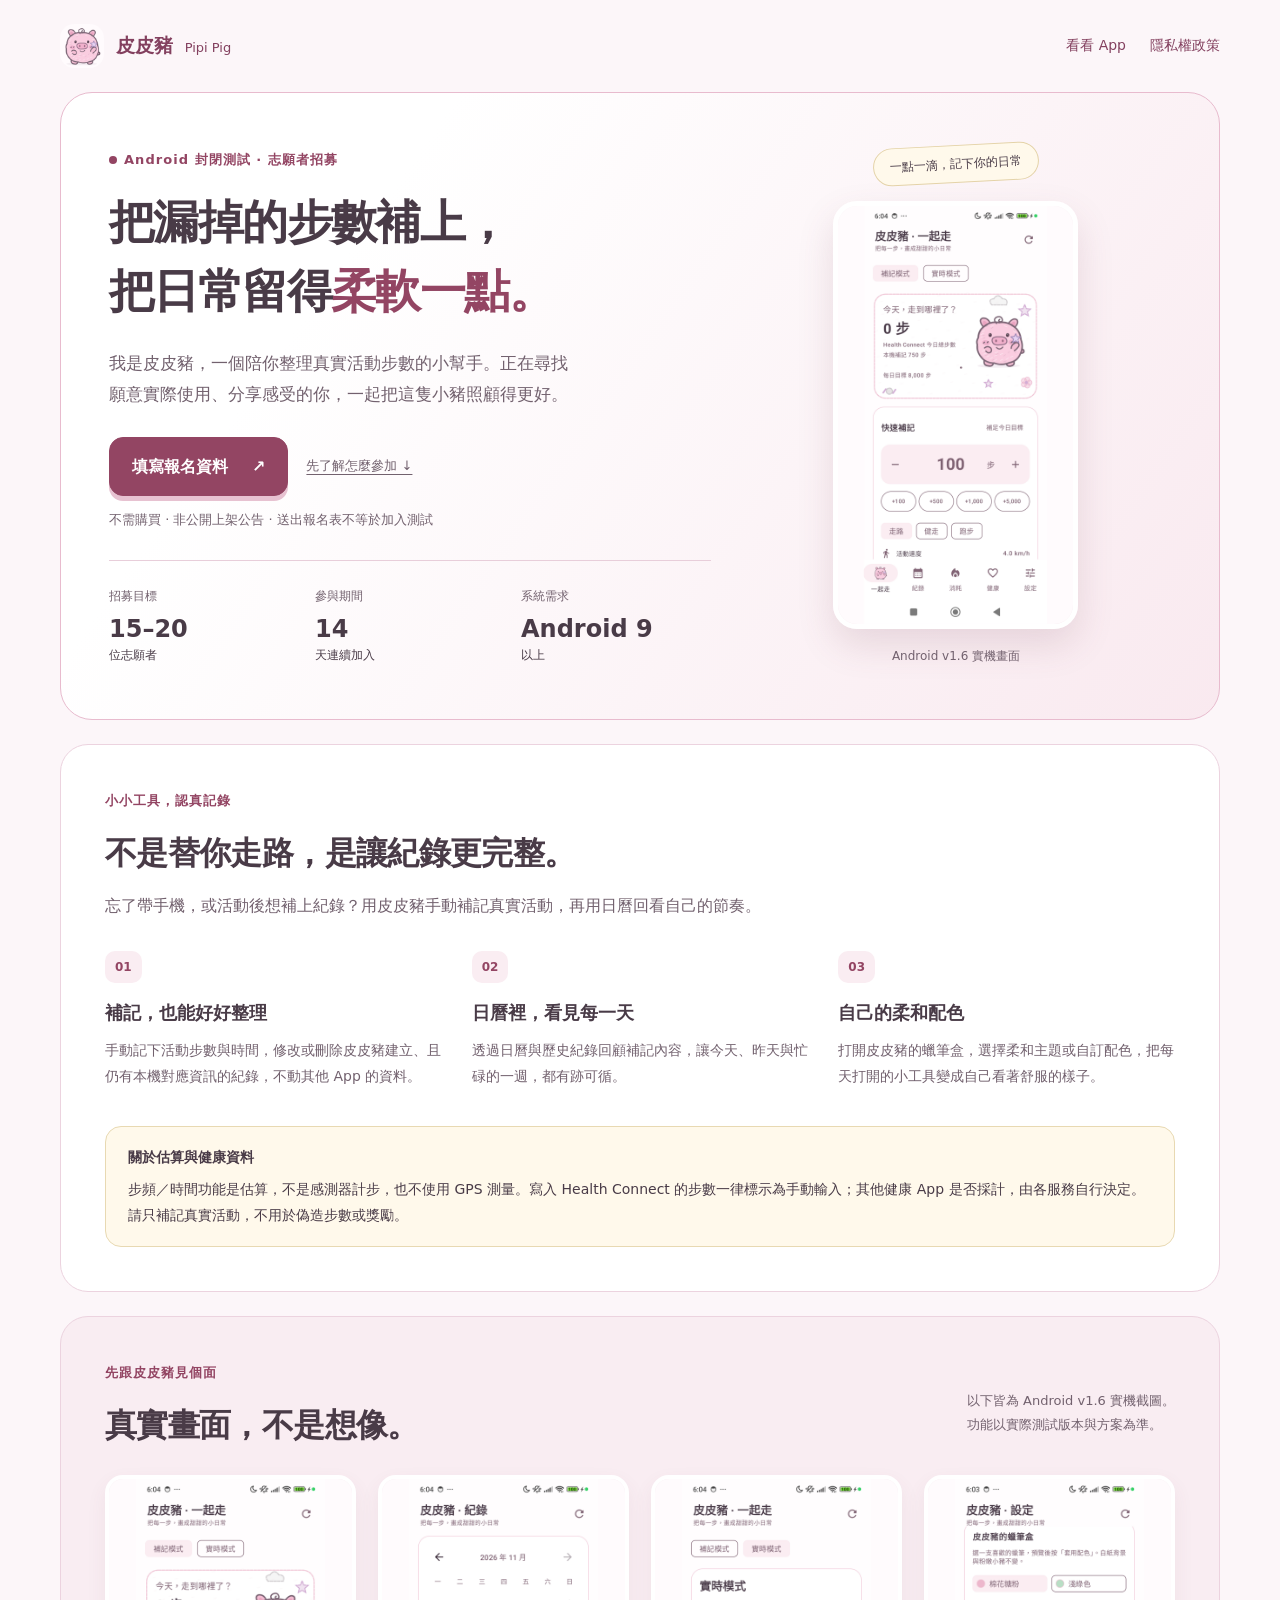
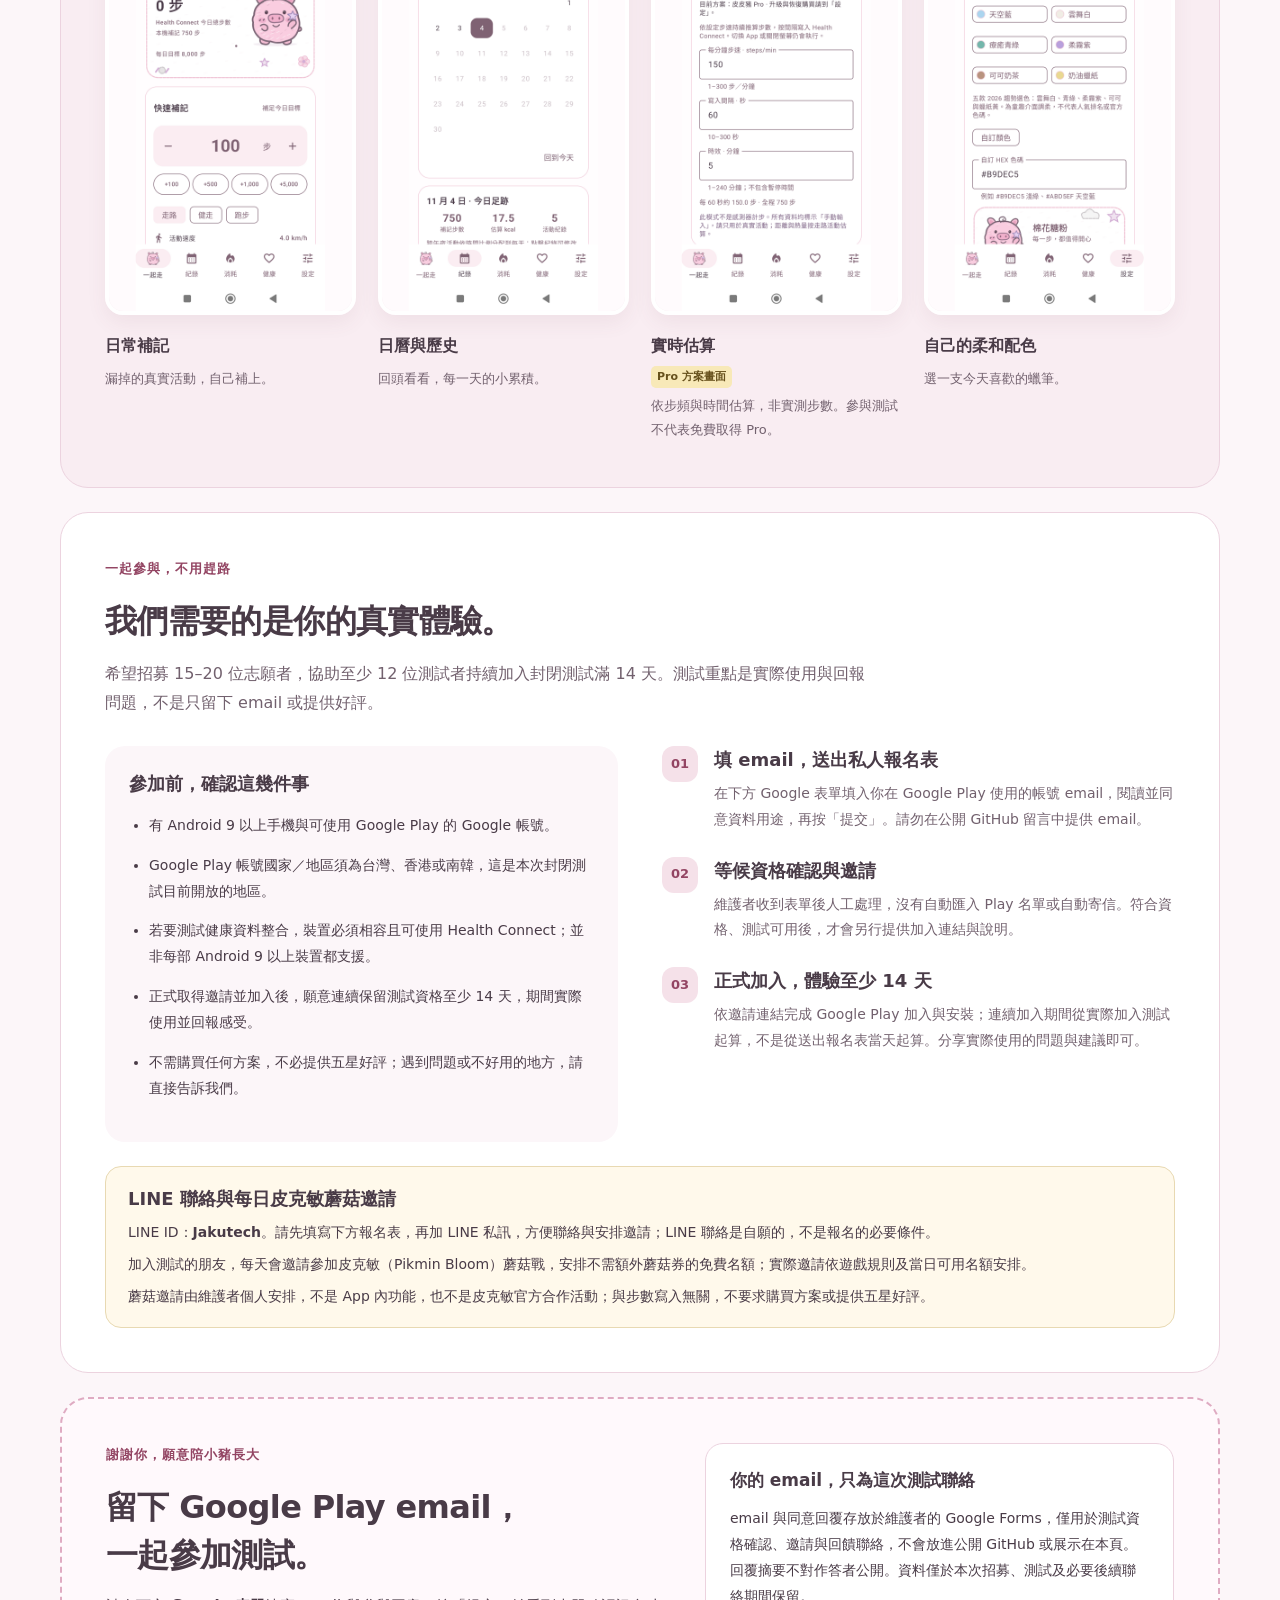
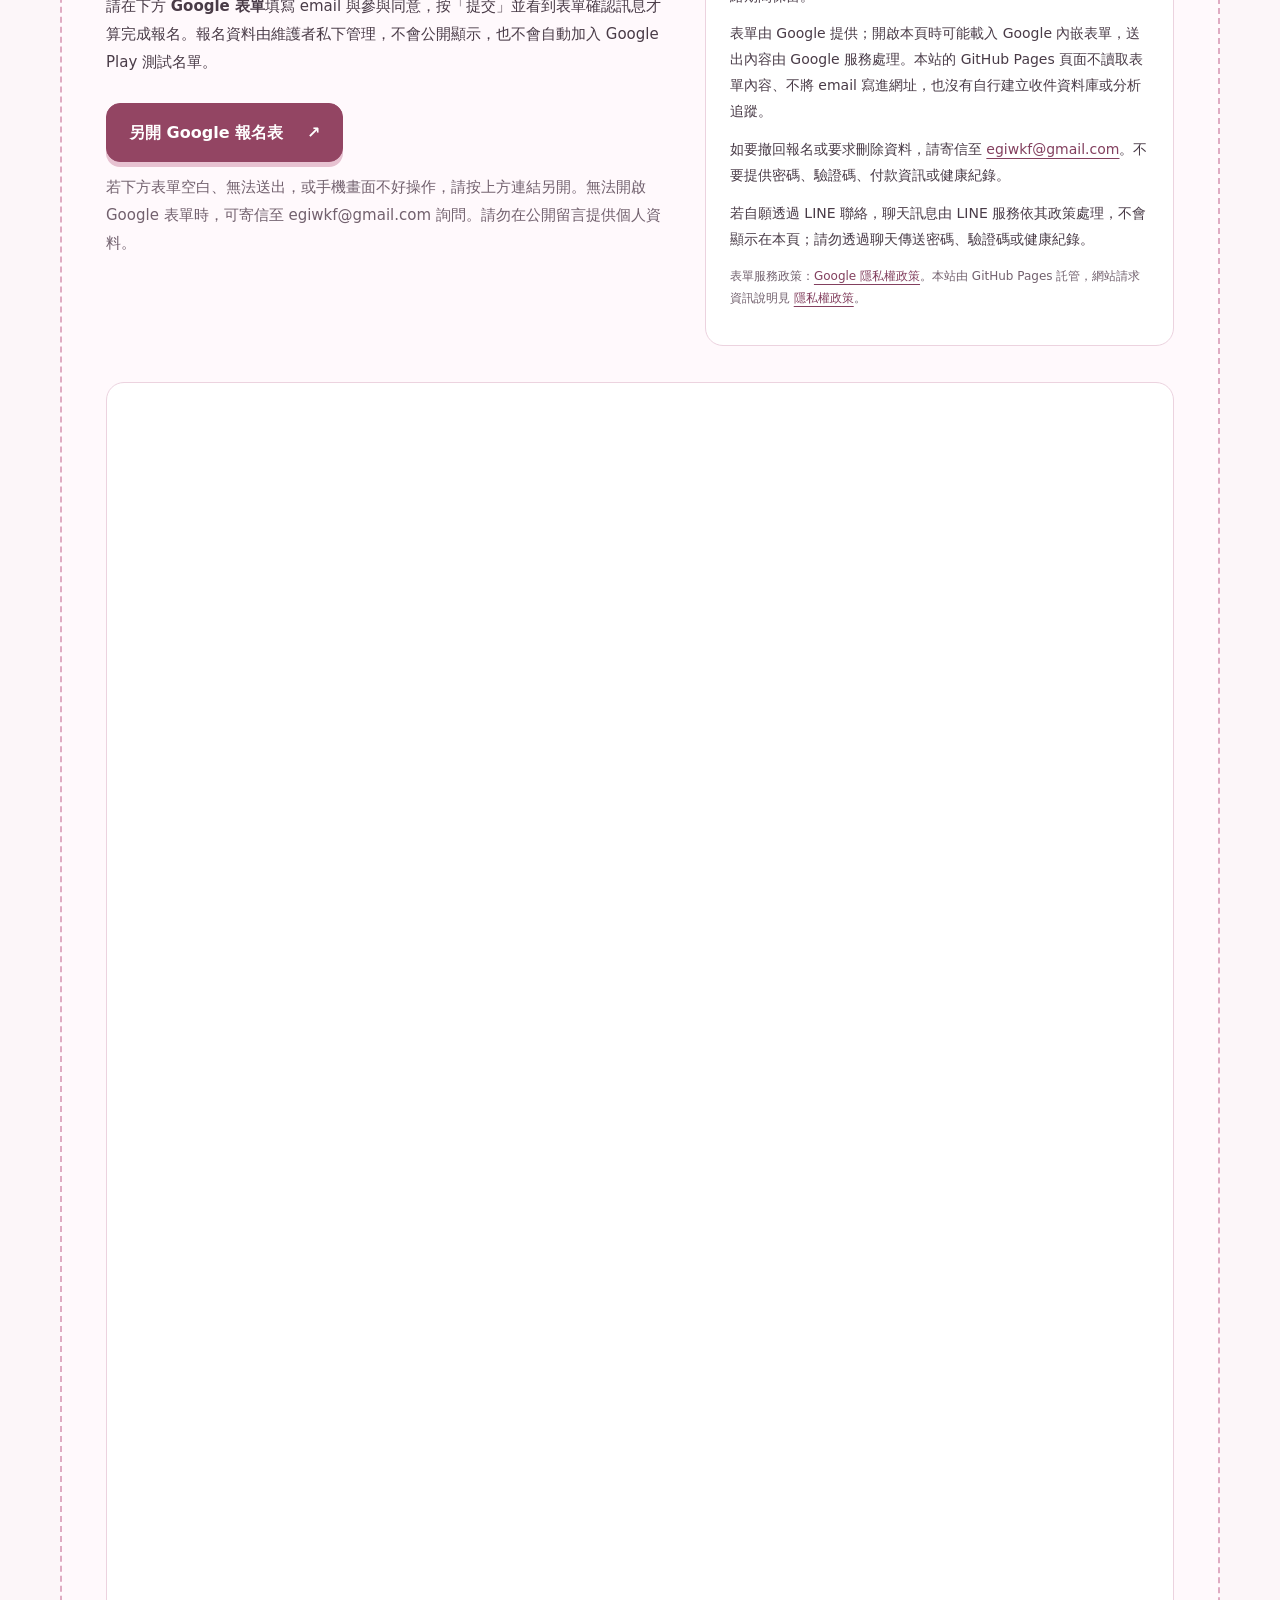
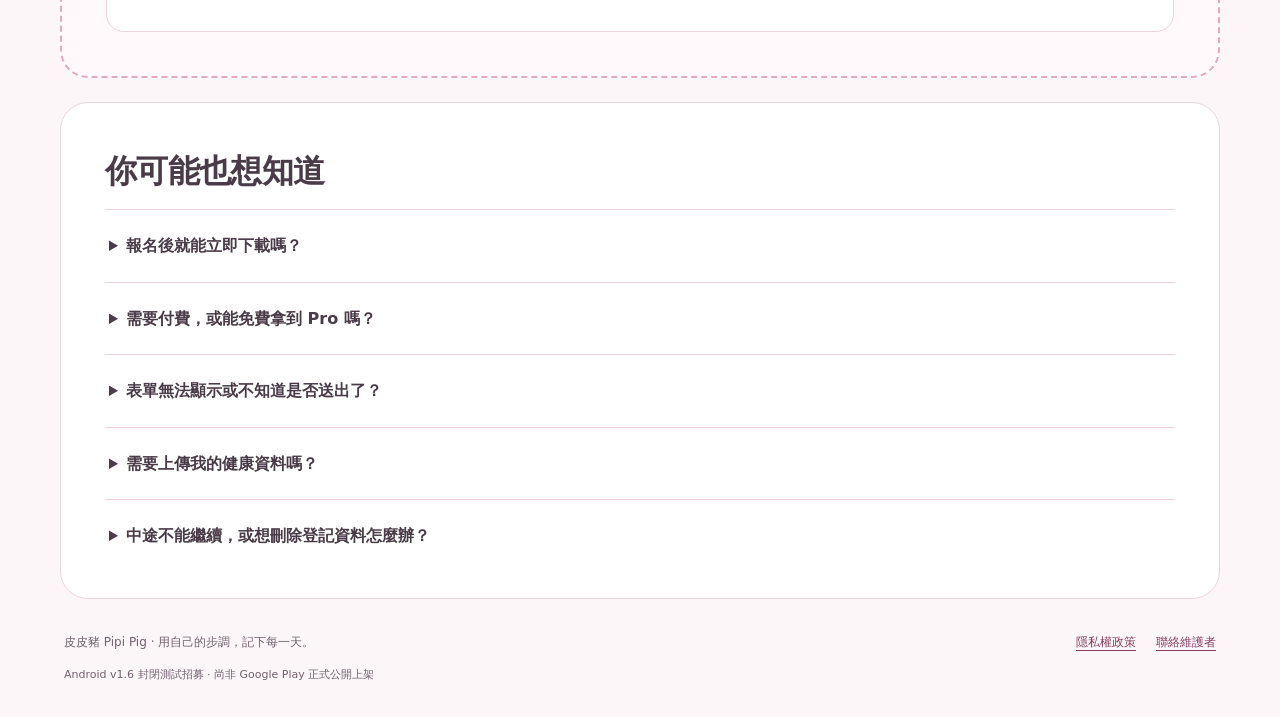
<file: recruit.html>
<!doctype html>
<html lang="zh-Hant">
<head>
<meta charset="utf-8">
<meta name="viewport" content="width=device-width, initial-scale=1">
<meta http-equiv="Content-Security-Policy" content="default-src 'none'; script-src 'none'; style-src 'unsafe-inline'; img-src 'self'; connect-src 'none'; form-action 'none'; base-uri 'none'; object-src 'none'; frame-src https://docs.google.com">
<meta name="referrer" content="no-referrer">
<meta name="theme-color" content="#fcf6f9">
<meta name="description" content="皮皮豬 Pipi Pig Android 封閉測試招募：手動補記真實活動步數、日曆紀錄與柔和主題。邀請願意實際使用與回饋的你一起參與。">
<title>一起讓小豬進步｜皮皮豬 Pipi Pig 封閉測試招募</title>
<link rel="icon" type="image/png" href="assets/pipi-pig-icon-512.png">
<style>
:root{color-scheme:light;--ink:#493b47;--muted:#72616e;--rose:#934563;--line:#ecd3df;--wash:#fcf6f9}
*{box-sizing:border-box}
html{scroll-behavior:smooth;scroll-padding-top:20px}
body{margin:0;background:var(--wash);color:var(--ink);font:16px/1.85 system-ui,-apple-system,"Segoe UI",sans-serif}
a{color:#83405f;text-underline-offset:4px;overflow-wrap:anywhere}
a:focus-visible,iframe:focus-visible,summary:focus-visible{outline:3px solid #546c9f;outline-offset:4px}
p{margin:12px 0}
h1,h2,h3{line-height:1.5}
h1{font-size:clamp(30px,3.8vw,46px);letter-spacing:-.035em;margin:0 0 22px}
h2{font-size:clamp(25px,3vw,32px);letter-spacing:-.02em;margin:0 0 14px}
h3{font-size:18px;margin:0 0 8px}
small,.small{font-size:13px;color:var(--muted)}
.shell{width:min(1160px,calc(100% - 64px));margin:auto}
.skip{position:absolute;top:-100px;left:16px;z-index:2;background:#fff;padding:12px 20px;border:2px solid var(--rose);border-radius:12px}
.skip:focus{top:12px}
.site-nav{display:flex;justify-content:space-between;align-items:center;gap:20px;padding:24px 0}
.wordmark{display:flex;align-items:center;gap:12px;font-size:19px;font-weight:750;text-decoration:none}
.wordmark img{border-radius:14px}
.english{font-size:13px;font-weight:500;margin-left:5px}
.nav-links{display:flex;gap:24px;font-size:14px}
.nav-links a{text-decoration:none}
.nav-links a:hover,.wordmark:hover{text-decoration:underline}
.hero{display:grid;grid-template-columns:1.4fr 1fr;align-items:center;gap:30px;padding:52px 48px;border:1px solid #e8bbce;border-radius:32px;background:linear-gradient(125deg,#fff 25%,#f9e9ef 100%)}
.eyebrow{font-size:13px;font-weight:750;letter-spacing:.08em;color:var(--rose);margin:0 0 16px}
.dot{display:inline-block;width:8px;height:8px;border-radius:50%;background:var(--rose);margin-right:7px}
.rose{color:var(--rose)}
.lead{color:var(--muted);max-width:760px}
.hero .lead{max-width:470px;font-size:17px}
.actions{display:flex;flex-wrap:wrap;align-items:center;gap:18px;margin:26px 0 12px}
.primary{display:inline-flex;align-items:center;justify-content:center;gap:24px;padding:14px 22px;border:1px solid var(--rose);border-radius:14px;background:var(--rose);color:#fff;text-decoration:none;font-weight:700;box-shadow:0 5px 0 #e7c2d1}
.primary:hover{background:#78364f}
.facts{display:grid;grid-template-columns:repeat(3,1fr);gap:16px;padding-top:24px;margin:28px 0 0;border-top:1px solid #e8ceda}
.facts dt{font-size:12px;color:var(--muted)}
.facts dd{font-size:24px;font-weight:750;margin:5px 0 0;line-height:1.45}
.facts dd span{display:block;font-size:12px;font-weight:500}
.hero figure{margin:0;text-align:center}
.picture-label{display:inline-block;font-size:12px;background:#fff9eb;border:1px solid #e4d3a8;border-radius:30px;padding:7px 16px;margin-bottom:18px;transform:rotate(-3deg)}
.hero-shot{display:block;width:min(245px,100%);height:auto;margin:auto;border:5px solid #fff;border-radius:24px;box-shadow:0 16px 36px #76415526}
.hero figcaption{margin-top:16px;font-size:12px;color:var(--muted)}
section{margin-top:24px;padding:44px;background:#fff;border:1px solid var(--line);border-radius:28px}
.features{display:grid;grid-template-columns:repeat(3,1fr);gap:30px;margin-top:30px}
.number{display:inline-block;font-size:12px;font-weight:750;color:var(--rose);background:#faedf2;border-radius:10px;padding:5px 10px;margin-bottom:16px}
.features p{color:var(--muted);font-size:14px}
.note{background:#fff9eb;border:1px solid #e8d9b2;padding:18px 22px;border-radius:16px;margin-top:24px;font-size:14px}
.note p{margin:6px 0 0}
.preview{background:#f9edf2}
.section-heading{display:flex;justify-content:space-between;align-items:flex-end;gap:24px;margin-bottom:26px}
.section-heading h2{margin-bottom:0}
.gallery{display:grid;grid-template-columns:repeat(4,minmax(0,1fr));gap:22px}
.gallery figure{margin:0;min-width:0}
.gallery a{display:block;border-radius:18px}
.gallery img{display:block;width:100%;height:auto;border:4px solid #fff;border-radius:18px;box-shadow:0 8px 20px #76415512}
.gallery figcaption{margin-top:16px;font-size:13px;color:var(--muted)}
.gallery strong{display:block;font-size:16px;color:var(--ink);margin-bottom:6px}
.pro{display:block;width:fit-content;font-size:11px;color:#66501c;background:#f8e9b8;padding:1px 6px;border-radius:5px;margin-top:5px}
.participation{display:grid;grid-template-columns:1fr 1fr;gap:44px;margin-top:28px}
.requirements{background:#fcf6f9;border-radius:20px;padding:24px}
ul{padding-left:20px}
.requirements li{font-size:14px;margin:14px 0}
.steps{counter-reset:step;list-style:none;padding:0;margin:0}
.steps li{counter-increment:step;display:flex;gap:16px;margin:0 0 24px}
.steps li::before{content:counter(step,decimal-leading-zero);display:flex;align-items:center;justify-content:center;flex:0 0 36px;width:36px;height:36px;background:#f5e1e9;color:var(--rose);border-radius:12px;font-size:13px;font-weight:750}
.steps p{font-size:14px;color:var(--muted);margin:0}
.signup{display:grid;grid-template-columns:1.2fr 1fr;gap:36px;align-items:start;border:2px dashed #dfabc2;background:#fff9fc}
.signup-copy{min-width:0}
.signup-copy>p:not(.eyebrow){font-size:15px}
.privacy{background:#fff;border:1px solid var(--line);border-radius:18px;padding:24px;font-size:14px}
.privacy h3{font-size:17px}
.privacy .small{font-size:12px}
.form-embed{grid-column:1/-1;width:100%;min-width:0;height:1250px;border:1px solid var(--line);border-radius:18px;background:#fff}
details{border-top:1px solid var(--line);padding:18px 0}
details:last-child{padding-bottom:0}
summary{cursor:pointer;font-weight:650;padding:3px 4px}
details p{font-size:14px;color:var(--muted);margin:14px 4px 0}
footer{display:flex;flex-wrap:wrap;gap:12px 24px;justify-content:space-between;padding:32px 4px;font-size:12px;color:var(--muted)}
footer div{display:flex;gap:20px}
footer p{width:100%;margin:0;font-size:11px}
@media(max-width:960px){.shell{width:calc(100% - 40px)}.hero{padding:32px;gap:20px;grid-template-columns:1.25fr 1fr}h1{font-size:34px}section{padding:32px}.gallery{gap:14px}.features{gap:20px}.participation,.signup{gap:24px}}
@media(max-width:700px){.shell{width:calc(100% - 28px)}.site-nav{padding:18px 2px;gap:12px}.wordmark{font-size:16px;gap:8px}.wordmark img{width:36px;height:36px;border-radius:10px}.english{display:block;margin:0;font-size:10px;line-height:1.1}.nav-links{gap:14px;font-size:12px}.hero{grid-template-columns:1fr;padding:30px 24px;border-radius:24px;gap:32px}h1{font-size:clamp(29px,6.8vw,42px)}.hero .lead{font-size:15px}.primary{padding:12px 18px;font-size:14px}.hero-shot{width:min(230px,100%)}section{padding:28px 22px;border-radius:24px;margin-top:18px}.features,.participation,.signup{grid-template-columns:1fr;gap:20px}.features article{border-bottom:1px solid var(--line);padding-bottom:10px}.features article:last-child{border-bottom:0}.section-heading{display:block}.section-heading>p{margin-top:12px}.gallery{grid-template-columns:repeat(2,minmax(0,1fr));gap:26px 16px}.gallery strong{font-size:15px}.gallery figcaption{font-size:12px}.note,.requirements,.privacy{padding:18px}.steps{margin-top:8px}footer{padding:26px 8px}}
@media(prefers-reduced-motion:reduce){html{scroll-behavior:auto}}
@media print{body{background:#fff}.site-nav,.actions,.skip,.form-embed{display:none}.shell{width:100%}.hero,section{padding:16px 0;border:0;background:#fff}.hero figure{display:none}.hero,.signup{display:block}.gallery img{box-shadow:none}details>*{display:block}}
</style>
</head>
<body>
<a class="skip" href="#main">跳到主要內容</a>
<div class="shell">
<nav class="site-nav" aria-label="網站導覽">
<a class="wordmark" href="recruit.html" aria-current="page"><img src="assets/pipi-pig-icon-512.png" width="44" height="44" alt=""><span>皮皮豬 <span class="english" lang="en">Pipi Pig</span></span></a>
<div class="nav-links"><a href="#preview">看看 App</a><a href="index.html">隱私權政策</a></div>
</nav>
<main id="main">
<header class="hero">
<div>
<p class="eyebrow"><span class="dot" aria-hidden="true"></span>Android 封閉測試 · 志願者招募</p>
<h1>把漏掉的步數補上，<br>把日常留得<span class="rose">柔軟一點。</span></h1>
<p class="lead">我是皮皮豬，一個陪你整理真實活動步數的小幫手。正在尋找願意實際使用、分享感受的你，一起把這隻小豬照顧得更好。</p>
<div class="actions"><a class="primary" href="#signup">填寫報名資料 <span aria-hidden="true">↗</span></a><a class="small" href="#how">先了解怎麼參加 ↓</a></div>
<p class="small">不需購買 · 非公開上架公告 · 送出報名表不等於加入測試</p>
<dl class="facts"><div><dt>招募目標</dt><dd>15–20 <span>位志願者</span></dd></div><div><dt>參與期間</dt><dd>14 <span>天連續加入</span></dd></div><div><dt>系統需求</dt><dd>Android 9<span>以上</span></dd></div></dl>
</div>
<figure><div class="picture-label">一點一滴，記下你的日常</div><img class="hero-shot" src="assets/pipi-pig-home.png" width="1080" height="1920" alt="皮皮豬 v1.6 首頁實機畫面：每日步數與手動補記介面" fetchpriority="high"><figcaption>Android v1.6 實機畫面</figcaption></figure>
</header>
<section aria-labelledby="intro-title">
<p class="eyebrow">小小工具，認真記錄</p>
<h2 id="intro-title">不是替你走路，是讓紀錄更完整。</h2>
<p class="lead">忘了帶手機，或活動後想補上紀錄？用皮皮豬手動補記真實活動，再用日曆回看自己的節奏。</p>
<div class="features">
<article><span class="number">01</span><h3>補記，也能好好整理</h3><p>手動記下活動步數與時間，修改或刪除皮皮豬建立、且仍有本機對應資訊的紀錄，不動其他 App 的資料。</p></article>
<article><span class="number">02</span><h3>日曆裡，看見每一天</h3><p>透過日曆與歷史紀錄回顧補記內容，讓今天、昨天與忙碌的一週，都有跡可循。</p></article>
<article><span class="number">03</span><h3>自己的柔和配色</h3><p>打開皮皮豬的蠟筆盒，選擇柔和主題或自訂配色，把每天打開的小工具變成自己看著舒服的樣子。</p></article>
</div>
<aside class="note"><strong>關於估算與健康資料</strong><p>步頻／時間功能是估算，不是感測器計步，也不使用 GPS 測量。寫入 Health Connect 的步數一律標示為手動輸入；其他健康 App 是否採計，由各服務自行決定。請只補記真實活動，不用於偽造步數或獎勵。</p></aside>
</section>
<section id="preview" class="preview" aria-labelledby="preview-title">
<div class="section-heading"><div><p class="eyebrow">先跟皮皮豬見個面</p><h2 id="preview-title">真實畫面，不是想像。</h2></div><p class="small">以下皆為 Android v1.6 實機截圖。<br>功能以實際測試版本與方案為準。</p></div>
<div class="gallery">
<figure><a href="assets/pipi-pig-home.png" aria-label="開啟首頁與補記的完整截圖"><img src="assets/pipi-pig-home.png" width="1080" height="1920" alt="首頁與手動補記實機畫面" loading="lazy"></a><figcaption><strong>日常補記</strong>漏掉的真實活動，自己補上。</figcaption></figure>
<figure><a href="assets/pipi-pig-history.png" aria-label="開啟日曆與歷史紀錄的完整截圖"><img src="assets/pipi-pig-history.png" width="1080" height="1920" alt="日曆與歷史紀錄實機畫面" loading="lazy"></a><figcaption><strong>日曆與歷史</strong>回頭看看，每一天的小累積。</figcaption></figure>
<figure><a href="assets/pipi-pig-realtime.png" aria-label="開啟 Pro 方案實時估算模式的完整截圖"><img src="assets/pipi-pig-realtime.png" width="1080" height="1920" alt="Pro 方案實時模式：依步頻與時間估算，非感測器或 GPS 計步" loading="lazy"></a><figcaption><strong>實時估算 <span class="pro">Pro 方案畫面</span></strong>依步頻與時間估算，非實測步數。參與測試不代表免費取得 Pro。</figcaption></figure>
<figure><a href="assets/pipi-pig-themes.png" aria-label="開啟主題配色的完整截圖"><img src="assets/pipi-pig-themes.png" width="1080" height="1920" alt="蠟筆盒的柔和主題與自訂配色實機畫面" loading="lazy"></a><figcaption><strong>自己的柔和配色</strong>選一支今天喜歡的蠟筆。</figcaption></figure>
</div>
</section>
<section id="how" aria-labelledby="how-title">
<p class="eyebrow">一起參與，不用趕路</p><h2 id="how-title">我們需要的是你的真實體驗。</h2>
<p class="lead">希望招募 15–20 位志願者，協助至少 12 位測試者持續加入封閉測試滿 14 天。測試重點是實際使用與回報問題，不是只留下 email 或提供好評。</p>
<div class="participation">
<div class="requirements"><h3>參加前，確認這幾件事</h3><ul><li>有 Android 9 以上手機與可使用 Google Play 的 Google 帳號。</li><li>Google Play 帳號國家／地區須為台灣、香港或南韓，這是本次封閉測試目前開放的地區。</li><li>若要測試健康資料整合，裝置必須相容且可使用 Health Connect；並非每部 Android 9 以上裝置都支援。</li><li>正式取得邀請並加入後，願意連續保留測試資格至少 14 天，期間實際使用並回報感受。</li><li>不需購買任何方案，不必提供五星好評；遇到問題或不好用的地方，請直接告訴我們。</li></ul></div>
<ol class="steps"><li><div><h3>填 email，送出私人報名表</h3><p>在下方 Google 表單填入你在 Google Play 使用的帳號 email，閱讀並同意資料用途，再按「提交」。請勿在公開 GitHub 留言中提供 email。</p></div></li><li><div><h3>等候資格確認與邀請</h3><p>維護者收到表單後人工處理，沒有自動匯入 Play 名單或自動寄信。符合資格、測試可用後，才會另行提供加入連結與說明。</p></div></li><li><div><h3>正式加入，體驗至少 14 天</h3><p>依邀請連結完成 Google Play 加入與安裝；連續加入期間從實際加入測試起算，不是從送出報名表當天起算。分享實際使用的問題與建議即可。</p></div></li></ol>
</div>
<aside id="community" class="note" aria-labelledby="community-title">
<h3 id="community-title">LINE 聯絡與每日皮克敏蘑菇邀請</h3>
<p>LINE ID：<strong lang="en">Jakutech</strong>。請先填寫下方報名表，再加 LINE 私訊，方便聯絡與安排邀請；LINE 聯絡是自願的，不是報名的必要條件。</p>
<p>加入測試的朋友，每天會邀請參加皮克敏（Pikmin Bloom）蘑菇戰，安排不需額外蘑菇券的免費名額；實際邀請依遊戲規則及當日可用名額安排。</p>
<p>蘑菇邀請由維護者個人安排，不是 App 內功能，也不是皮克敏官方合作活動；與步數寫入無關，不要求購買方案或提供五星好評。</p>
</aside>
</section>
<section id="signup" class="signup" aria-labelledby="signup-title">
<div class="signup-copy"><p class="eyebrow">謝謝你，願意陪小豬長大</p><h2 id="signup-title">留下 Google Play email，<br>一起參加測試。</h2>
<p>請在下方 <strong>Google 表單</strong>填寫 email 與參與同意，按「提交」並看到表單確認訊息才算完成報名。報名資料由維護者私下管理，不會公開顯示，也不會自動加入 Google Play 測試名單。</p>
<div class="actions"><a class="primary" href="https://docs.google.com/forms/d/e/1FAIpQLSexv1akGJxve9xo5ChI-DFEW7d65HTaoJzj0Dt7Kyn82aYoyQ/viewform" target="_blank" rel="noopener noreferrer">另開 Google 報名表 <span aria-hidden="true">↗</span></a></div>
<p class="small">若下方表單空白、無法送出，或手機畫面不好操作，請按上方連結另開。無法開啟 Google 表單時，可寄信至 egiwkf@gmail.com 詢問。請勿在公開留言提供個人資料。</p>
</div>
<aside class="privacy" aria-labelledby="signup-privacy-title"><h3 id="signup-privacy-title">你的 email，只為這次測試聯絡</h3>
<p>email 與同意回覆存放於維護者的 Google Forms，僅用於測試資格確認、邀請與回饋聯絡，不會放進公開 GitHub 或展示在本頁。回覆摘要不對作答者公開。資料僅於本次招募、測試及必要後續聯絡期間保留。</p>
<p>表單由 Google 提供；開啟本頁時可能載入 Google 內嵌表單，送出內容由 Google 服務處理。本站的 GitHub Pages 頁面不讀取表單內容、不將 email 寫進網址，也沒有自行建立收件資料庫或分析追蹤。</p>
<p>如要撤回報名或要求刪除資料，請寄信至 <a href="mailto:egiwkf@gmail.com">egiwkf@gmail.com</a>。不要提供密碼、驗證碼、付款資訊或健康紀錄。</p>
<p>若自願透過 LINE 聯絡，聊天訊息由 LINE 服務依其政策處理，不會顯示在本頁；請勿透過聊天傳送密碼、驗證碼或健康紀錄。</p>
<p class="small">表單服務政策：<a href="https://policies.google.com/privacy">Google 隱私權政策</a>。本站由 GitHub Pages 託管，網站請求資訊說明見 <a href="index.html">隱私權政策</a>。</p>
</aside>
<iframe class="form-embed" src="https://docs.google.com/forms/d/e/1FAIpQLSexv1akGJxve9xo5ChI-DFEW7d65HTaoJzj0Dt7Kyn82aYoyQ/viewform?embedded=true" title="皮皮豬 Android 封閉測試私人報名表" loading="lazy" referrerpolicy="no-referrer"></iframe>
</section>
<section aria-labelledby="faq-title"><h2 id="faq-title">你可能也想知道</h2>
<details><summary>報名後就能立即下載嗎？</summary><p>不是。送出報名表只代表表達參與意願，不等於取得測試資格、加入 Google Play 測試或成功安裝。測試可用且符合資格後，維護者會另行提供加入連結；本頁不代表 App 已公開上架。</p></details>
<details><summary>需要付費，或能免費拿到 Pro 嗎？</summary><p>參與測試不需購買，亦不承諾贈送 Plus／Pro 或其他付費功能。Pro 截圖只是方案示意，可用內容以實際測試版本與方案為準。</p></details>
<details><summary>表單無法顯示或不知道是否送出了？</summary><p>請按「另開 Google 報名表」，直接在 Google Forms 填寫。只有按「提交」並看到 Google 表單的收到回覆訊息才算完成報名；單純開啟或填寫尚未送出。若仍無法使用，請寄信至 egiwkf@gmail.com 聯絡維護者。</p></details>
<details><summary>需要上傳我的健康資料嗎？</summary><p>招募不需要健康紀錄。測試時可自行決定 Health Connect 授權；本機紀錄與 Health Connect 資料分別管理。回報問題時請遮蔽不必要的個人或健康資訊，完整說明請見 <a href="index.html">App 隱私權政策</a>。</p></details>
<details><summary>中途不能繼續，或想刪除登記資料怎麼辦？</summary><p>你可以自行退出測試；若無法繼續，請通知維護者方便調整招募安排。撤回登記或刪除報名資料請寄信至 <a href="mailto:egiwkf@gmail.com">egiwkf@gmail.com</a>；退出測試與刪除 App／Health Connect 紀錄是不同操作，相關方式見 <a href="index.html">資料管理說明</a>。</p></details>
</section>
</main>
<footer><span>皮皮豬 Pipi Pig · 用自己的步調，記下每一天。</span><div><a href="index.html">隱私權政策</a><a href="mailto:egiwkf@gmail.com">聯絡維護者</a></div><p>Android v1.6 封閉測試招募 · 尚非 Google Play 正式公開上架</p></footer>
</div>
</body>
</html>
</file>
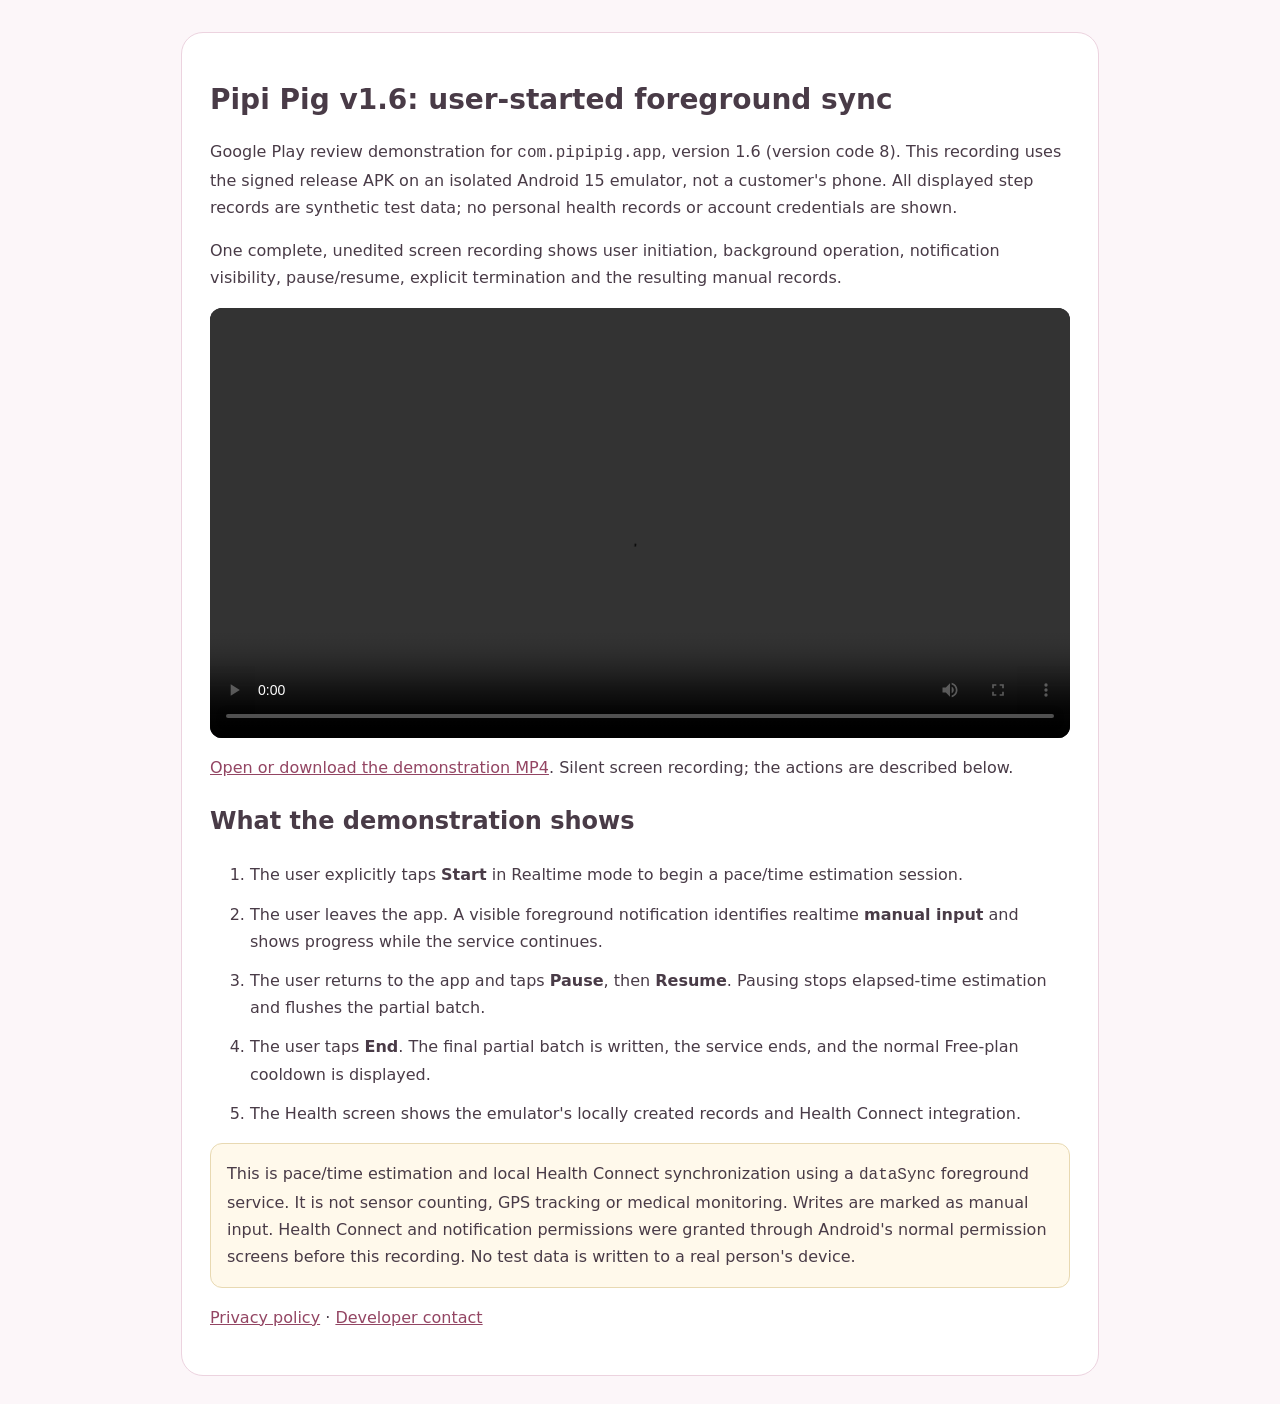
<file: review-foreground-service.html>
<!doctype html>
<html lang="en">
<head>
<meta charset="utf-8">
<meta name="viewport" content="width=device-width, initial-scale=1">
<meta http-equiv="Content-Security-Policy" content="default-src 'none'; style-src 'unsafe-inline'; media-src 'self'; base-uri 'none'; form-action 'none'">
<meta name="referrer" content="no-referrer">
<meta name="robots" content="noindex">
<title>Pipi Pig v1.6 foreground service demonstration</title>
<style>
body{margin:0;background:#fcf6f9;color:#493b47;font:16px/1.7 system-ui,sans-serif}
main{max-width:860px;margin:32px auto;padding:28px;background:#fff;border:1px solid #ecd3df;border-radius:22px}
h1{font-size:28px;line-height:1.4}a{color:#934563;overflow-wrap:anywhere}
video{display:block;width:100%;max-height:80vh;background:#18131a;border-radius:12px}
li{margin:12px 0}.note{padding:16px;border:1px solid #e8d9b2;background:#fff9eb;border-radius:12px}
@media(max-width:600px){main{margin:14px;padding:20px}h1{font-size:24px}}
</style>
</head>
<body>
<main>
<h1>Pipi Pig v1.6: user-started foreground sync</h1>
<p>Google Play review demonstration for <code>com.pipipig.app</code>, version 1.6 (version code 8). This recording uses the signed release APK on an isolated Android 15 emulator, not a customer's phone. All displayed step records are synthetic test data; no personal health records or account credentials are shown.</p>
<p>One complete, unedited screen recording shows user initiation, background operation, notification visibility, pause/resume, explicit termination and the resulting manual records.</p>
<video controls playsinline preload="metadata" aria-describedby="demonstration">
<source src="assets/pipi-pig-v1.6-complete-service-demo.mp4" type="video/mp4">
Your browser cannot play this video. <a href="assets/pipi-pig-v1.6-complete-service-demo.mp4">Open the MP4 directly.</a>
</video>
<p><a href="assets/pipi-pig-v1.6-complete-service-demo.mp4">Open or download the demonstration MP4</a>. Silent screen recording; the actions are described below.</p>
<div id="demonstration">
<h2>What the demonstration shows</h2>
<ol>
<li>The user explicitly taps <strong>Start</strong> in Realtime mode to begin a pace/time estimation session.</li>
<li>The user leaves the app. A visible foreground notification identifies realtime <strong>manual input</strong> and shows progress while the service continues.</li>
<li>The user returns to the app and taps <strong>Pause</strong>, then <strong>Resume</strong>. Pausing stops elapsed-time estimation and flushes the partial batch.</li>
<li>The user taps <strong>End</strong>. The final partial batch is written, the service ends, and the normal Free-plan cooldown is displayed.</li>
<li>The Health screen shows the emulator's locally created records and Health Connect integration.</li>
</ol>
<p class="note">This is pace/time estimation and local Health Connect synchronization using a <code>dataSync</code> foreground service. It is not sensor counting, GPS tracking or medical monitoring. Writes are marked as manual input. Health Connect and notification permissions were granted through Android's normal permission screens before this recording. No test data is written to a real person's device.</p>
</div>
<p><a href="privacy-policy-en.html">Privacy policy</a> · <a href="mailto:egiwkf@gmail.com">Developer contact</a></p>
</main>
</body>
</html>
</file>
<file: privacy-policy.css>
:root { color-scheme: light; --ink: #493b47; --muted: #72616e; --rose: #934563; --line: #ecd3df; --wash: #fcf6f9; }
* { box-sizing: border-box; }
html { scroll-behavior: smooth; scroll-padding-top: 24px; }
body { margin: 0; background: var(--wash); color: var(--ink); font: 16px/1.85 system-ui, -apple-system, "Segoe UI", sans-serif; }
main { width: min(920px, calc(100% - 32px)); margin: 32px auto 48px; }
header, section, nav, aside { background: #fff; border: 1px solid var(--line); border-radius: 22px; padding: 28px; margin-bottom: 18px; }
header { border: 2px dashed #e8bbce; }
.brand { display: flex; align-items: center; gap: 14px; color: var(--rose); font-weight: 700; }
.brand svg { flex: 0 0 64px; height: 64px; }
.languages { display: flex; flex-wrap: wrap; gap: 12px 24px; padding: 16px 24px; }
.languages [aria-current="page"] { font-weight: 700; text-decoration: none; }
h1 { font-size: clamp(28px, 5vw, 40px); line-height: 1.35; margin: 20px 0 12px; }
h2 { font-size: 22px; line-height: 1.5; margin: 0 0 14px; color: var(--rose); }
h3 { font-size: 18px; margin: 24px 0 8px; }
p { margin: 12px 0; }
ul, ol { padding-left: 24px; margin: 12px 0; }
li { margin: 7px 0; }
a { color: #83405f; text-underline-offset: 3px; overflow-wrap: anywhere; }
a:focus-visible, button:focus-visible { outline: 3px solid #546c9f; outline-offset: 4px; }
.meta, .small { font-size: 14px; color: var(--muted); }
.tag { display: inline-block; background: #f8e9b8; color: #66501c; border-radius: 10px; padding: 3px 12px; font-weight: 700; }
.notice { background: #fffaf0; border-color: #dec88c; }
.notice h2 { color: #66501c; }
.summary { background: #fff8fb; border-left: 4px solid #c7809e; padding: 12px 18px; border-radius: 12px; margin-top: 20px; }
nav ul { list-style: none; padding: 0; display: grid; grid-template-columns: repeat(2, minmax(0, 1fr)); gap: 8px 20px; }
nav li { margin: 0; }
button { cursor: pointer; border: 1px solid var(--rose); border-radius: 12px; background: #fff; color: var(--rose); padding: 10px 16px; font: inherit; }
code { font-size: .9em; overflow-wrap: anywhere; }
footer { color: var(--muted); text-align: center; font-size: 14px; padding: 10px 12px; }
@media (max-width: 600px) {
  main { width: calc(100% - 24px); margin-top: 16px; }
  header, section, nav, aside { padding: 20px; border-radius: 18px; }
  nav ul { grid-template-columns: 1fr; }
  h2 { font-size: 20px; }
}
@media (prefers-reduced-motion: reduce) { html { scroll-behavior: auto; } }
@media print {
  body { background: #fff; font-size: 11pt; }
  main { width: 100%; margin: 0; }
  nav, .print-button { display: none; }
  header, section, aside { border: none; border-radius: 0; padding: 8px 0; margin-bottom: 12px; }
  h2, h3 { break-after: avoid; }
  li { break-inside: avoid; }
  a { color: inherit; }
}
</file>
